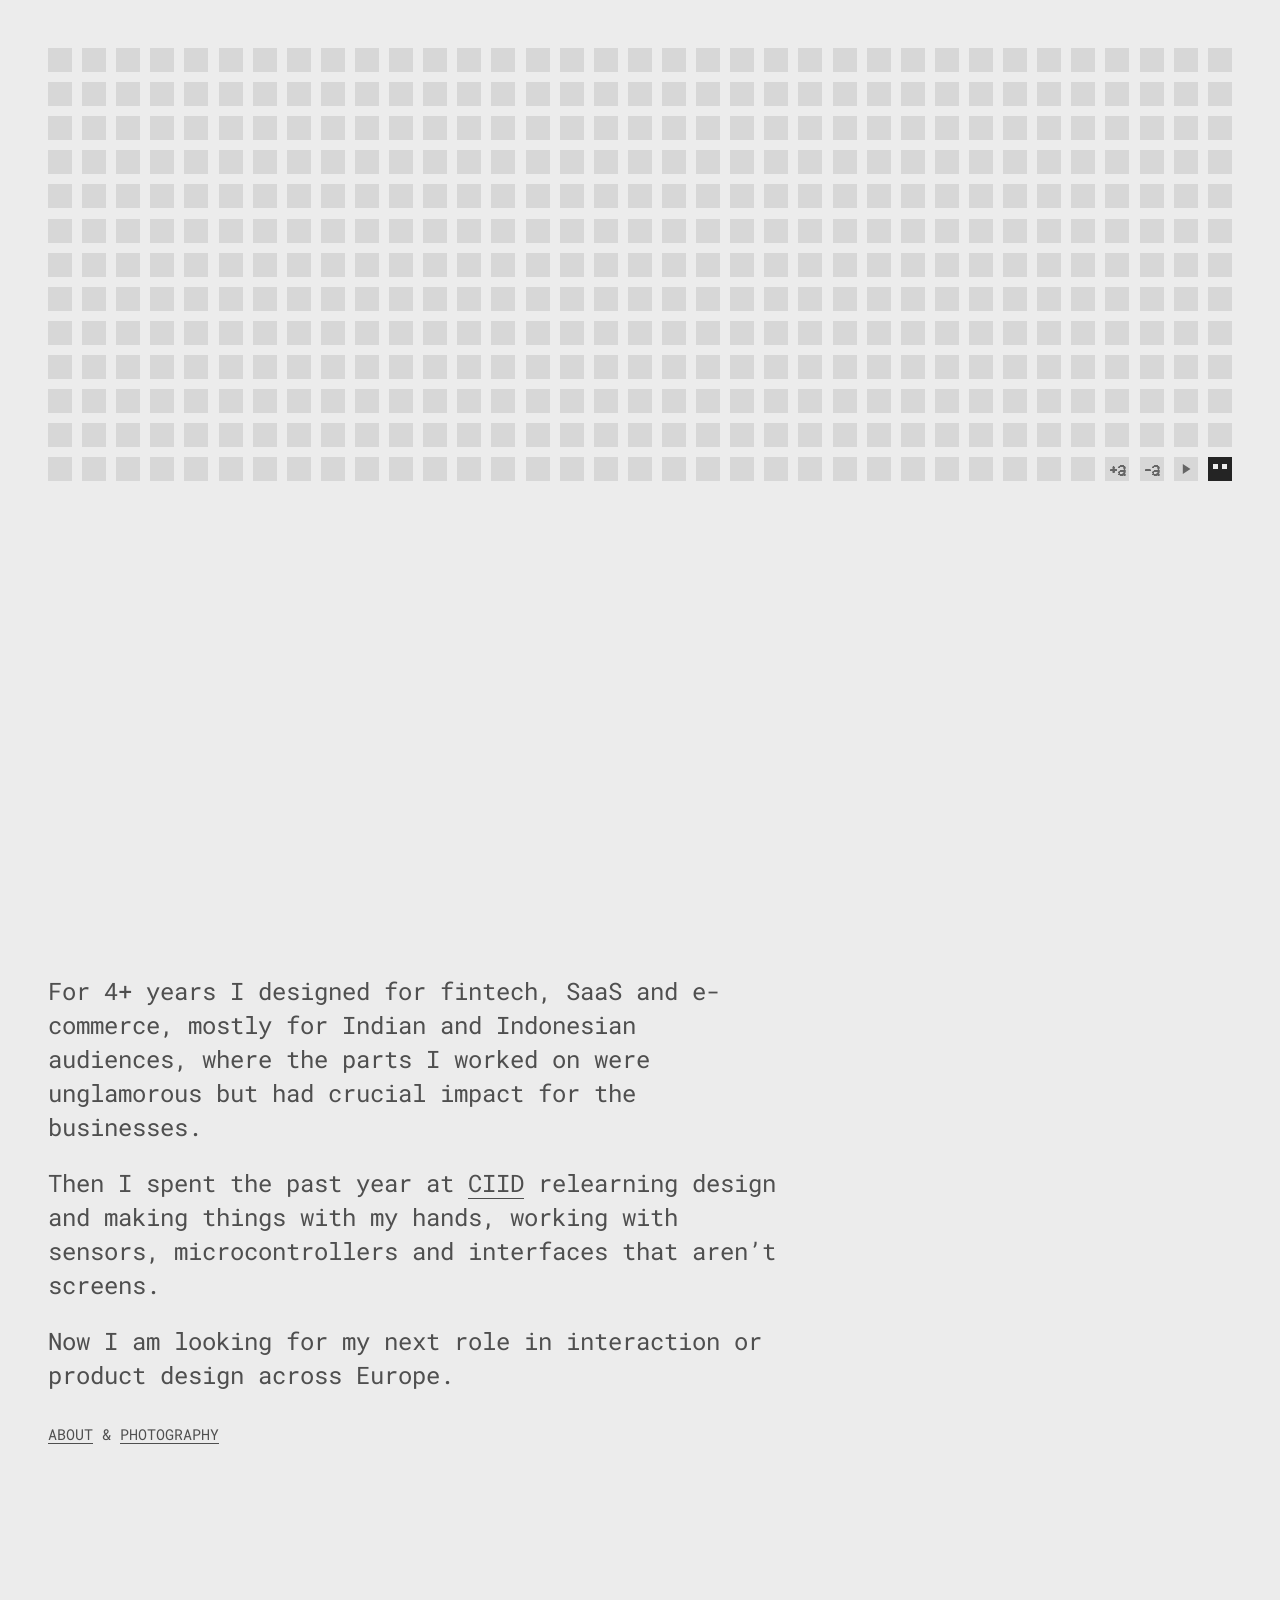
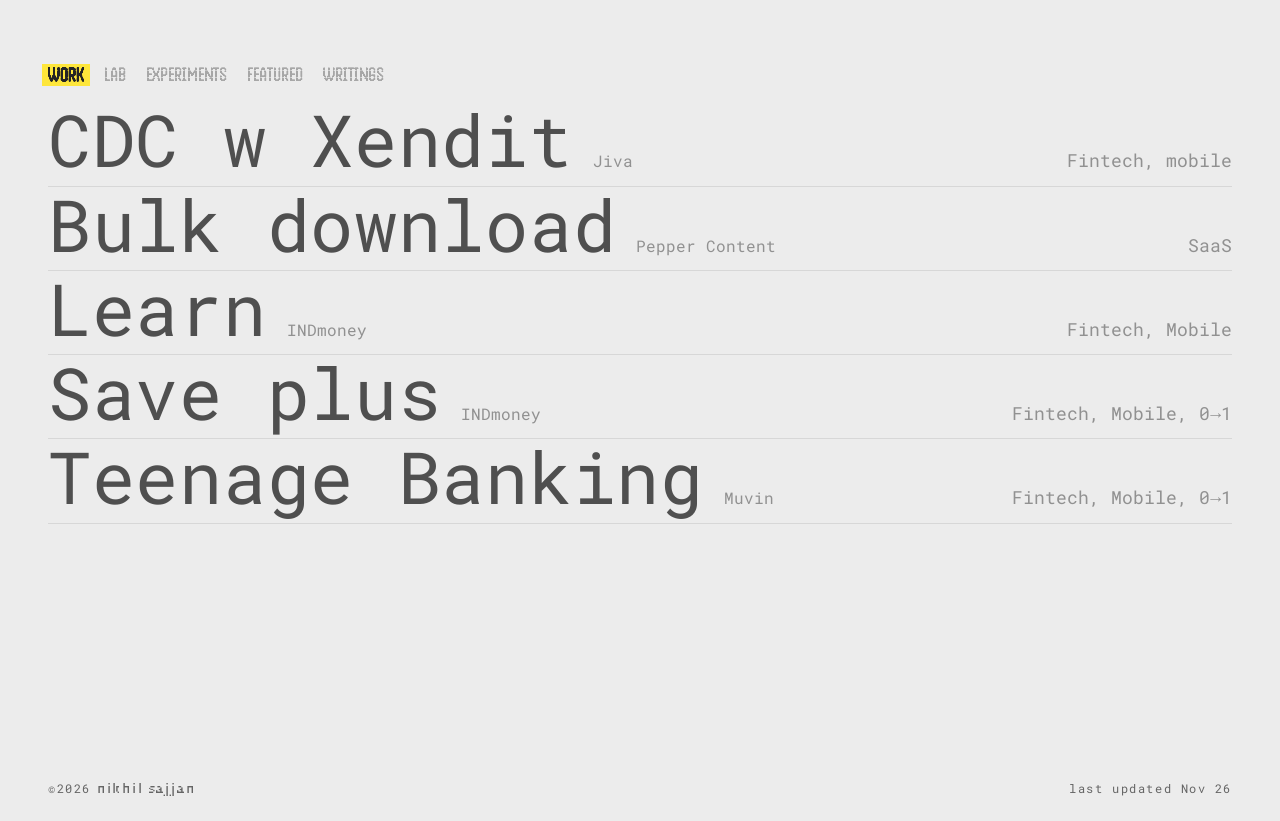
<file: index.html>
<!DOCTYPE html>
<html lang="en" data-home>
<head>
  <meta charset="UTF-8">
  <meta name="viewport" content="width=device-width, initial-scale=1.0">
  <title>nikhil sajjan</title>
  <script>
    /* the opening (grid, name, role and links, ribbon) starts hidden from the
       very first paint, before the scripts at the end of the page arrive: on
       a slow connection the name and links used to show, vanish and come back.
       It plays even with Reduce Motion on (fx/home.css, app.js). Never left
       hidden: if the scripts fail, everything shows after 6s */
    document.documentElement.classList.add('hm-loading');
    setTimeout(function () { document.documentElement.classList.remove('hm-loading'); }, 6000);
  </script>
  <style>
    html.hm-loading .hero .name-text, html.hm-loading .hero .role, html.hm-loading .hero .links { visibility: hidden; }
  </style>
  <script>
    (function () {
      var q = new URLSearchParams(location.search).get('theme');
      var saved = null;
      try { saved = localStorage.getItem('theme'); } catch (e) {}
      var t = q || saved || (matchMedia('(prefers-color-scheme: dark)').matches ? 'dark' : 'light');
      document.documentElement.setAttribute('data-theme', t);
      var steps = [0.875, 1, 1.125, 1.25, 1.375], s = null;
      // a fresh visit (a refresh, or arriving from outside the site: typed,
      // bookmarked, linked) starts at the default text size; clicking between
      // the pages, or back and forward, keeps the size chosen
      var nav = performance.getEntriesByType && performance.getEntriesByType('navigation')[0];
      var how = nav ? nav.type : 'navigate';
      var fresh = how === 'reload' || (how !== 'back_forward' && document.referrer.indexOf(location.origin + '/') !== 0);
      if (fresh) document.documentElement.setAttribute('data-fresh', '');
      try {
        if (fresh) localStorage.removeItem('textStep');
        s = parseInt(localStorage.getItem('textStep'), 10);
      } catch (e) {}
      if (steps[s] && s !== 1) document.documentElement.style.setProperty('--fs', steps[s]);

      /* One post-it colour per visit (Figma 112:44) for the active tab and the
         contact links. Never the same colour twice in a row. Not the dark pink
         (#f83aa7): it drowns the black text on it (the grid still has it) */
      var POSTITS = ['#ffff99', '#ffeba1', '#fee63b', '#ffad64', '#d2de40',
                     '#37d2d8', '#fff9a5', '#f9b8bc', '#b0cdeb'];
      var last = null;
      try { last = sessionStorage.getItem('accent'); } catch (e) {}
      var pick;
      do { pick = POSTITS[Math.floor(Math.random() * POSTITS.length)]; } while (pick === last);
      try { sessionStorage.setItem('accent', pick); } catch (e) {}
      document.documentElement.style.setProperty('--accent', pick);
      document.documentElement.setAttribute('data-accent', '');
    })();
  </script>
  <link rel="preconnect" href="https://fonts.googleapis.com">
  <link rel="preconnect" href="https://fonts.gstatic.com" crossorigin>
  <link href="https://fonts.googleapis.com/css2?family=Handjet:wght@400;600;700&family=Roboto+Mono:ital,wght@0,100..700;1,100..700&display=swap" rel="stylesheet">
  <link rel="stylesheet" href="styles.css?v=2026-10-20b">
  <link rel="stylesheet" href="fx/home.css?v=2026-11-05b">
  <script>
    /* Interactions chosen in the lab (interactions.html), on by default.
       ?fx=id[,id] tries others; ?fx=none turns them all off. Bump V when fx/
       changes so returning visitors get the new files. */
    (function () {
      var V = '2026-10-11a';
      var DEFAULT = 'key-nav,tab-slider,underline-draw';
      var q = new URLSearchParams(location.search).get('fx');
      var fx = q === 'none' ? '' : (q || DEFAULT);
      if (!fx) return;
      if (!q || new URLSearchParams(location.search).has('quiet')) document.documentElement.setAttribute('data-fx-quiet', '');
      /* Intro: hide everything that arrives later straight away, before fx.css
         has loaded, so nothing flashes and then disappears. Same rules as fx.css. */
      if (fx.split(',').indexOf('intro-sequence') > -1 && !matchMedia('(prefers-reduced-motion: reduce)').matches) {
        var hide = document.createElement('style');
        hide.textContent =
          'html:not(.fx-s1) :is(.dot,.toggle,.text-step){opacity:0}' +
          'html:not(.fx-s2) .hero .name{opacity:0}' +
          'html:not(.fx-s3) :is(.links,.role,.bio p,.footer,.section-head,#panel-work .row){opacity:0}';
        document.head.appendChild(hide);
        // never leave the page blank if the lab files fail to load
        setTimeout(function () { document.documentElement.classList.add('fx-s1', 'fx-s2', 'fx-s3'); }, 4000);
      }
      var ids = fx.split(',').filter(function (id) { return /^[a-z0-9-]+$/.test(id); });
      if (!ids.length) return;
      document.documentElement.setAttribute('data-fx', ids.join(' '));
      var css = document.createElement('link');
      css.rel = 'stylesheet';
      css.href = 'fx/fx.css?v=' + V;
      document.head.appendChild(css);
      ['fx/fx-list.js', 'fx/fx.js'].forEach(function (src) {
        var s = document.createElement('script');
        s.src = src + '?v=' + V;
        s.async = false;
        document.head.appendChild(s);
      });
    })();
  </script>
</head>
<body>
  <div class="page">
    <main class="column home">

      <div class="dots" id="dots" aria-hidden="false">
        <button class="text-step" type="button" data-step="1" aria-label="Larger text">+a</button>
        <button class="text-step" type="button" data-step="-1" aria-label="Smaller text">-a</button>
        <button class="toggle" id="theme-toggle" type="button" aria-label="Switch theme">
          <img class="icon-light" src="[data-uri]" alt="">
          <img class="icon-dark" src="[data-uri]" alt="">
        </button>
      </div>

      <img class="row-preview" alt="" aria-hidden="true">

      <header class="hero">
        <div class="hero-top">
          <h1 class="name" aria-label="nikhil sajjan"><span class="name-text" aria-hidden="true">nikhil sajjan</span></h1>
          <nav class="links" aria-label="Contact">
            <a href="https://www.linkedin.com/in/nikhilbsajjan/" target="_blank" rel="noopener">LinkedIn</a>
            <a href="mailto:nikhil.sajjan.design@gmail.com">Email</a>
            <a href="assets/NikhilSajjan_ResumeOct2026.pdf" target="_blank" rel="noopener">CV</a>
          </nav>
        </div>
        <p class="role">Interaction, Digital Product Designer</p>
      </header>

      <section class="bio">
        <p>I design digital and physical interactions with emerging technologies.</p>
        <p>For 4+ years I designed for fintech, SaaS and e-commerce, mostly for Indian and Indonesian audiences, where the parts I worked on were unglamorous but had crucial impact for the businesses.</p>
        <p>Then I spent the past year at <a href="https://www.ciid.dk" target="_blank" rel="noopener">CIID</a> relearning design and making things with my hands, working with sensors, microcontrollers and interfaces that aren&rsquo;t screens.</p>
        <p>Now I am looking for my next role in interaction or product design across Europe.</p>
        <!-- TODO: no destination in Figma for "about" -->
        <p><a href="#">About</a> &amp; <a href="photography.html" class="photo">Photography</a></p>
      </section>

      <section class="section work">
        <h2 class="section-head" role="tablist" aria-label="Project categories">
          <button class="tab" type="button" role="tab" id="tab-work" aria-controls="panel-work" aria-selected="true">work</button>
          <button class="tab" type="button" role="tab" id="tab-lab" aria-controls="panel-lab" aria-selected="false">lab</button>
          <button class="tab" type="button" role="tab" id="tab-experiments" aria-controls="panel-experiments" aria-selected="false">experiments</button>
          <button class="tab" type="button" role="tab" id="tab-featured" aria-controls="panel-featured" aria-selected="false">featured</button>
          <button class="tab" type="button" role="tab" id="tab-writings" aria-controls="panel-writings" aria-selected="false">writings</button>
        </h2>

        <div class="list" id="panel-work" role="tabpanel" aria-labelledby="tab-work">
          <div class="row" data-preview="cdc">
            <div class="row-head">
              <div class="row-title"><a class="title" href="cdc-w-xendit.html">CDC w Xendit</a><span class="company">Jiva</span></div>
              <span class="tags">Fintech, mobile</span>
            </div>
            <div class="row-desc"><p>Redesigned the cash deposit flow for field agents, <em>cutting human errors by 90%</em></p></div>
          </div>
          <div class="row" data-wip data-preview="bulk">
            <div class="row-head">
              <div class="row-title"><a class="title" href="bulk-download.html">Bulk download</a><span class="company">Pepper Content</span><span class="wip">DRAFT</span></div>
              <span class="tags">SaaS</span>
            </div>
            <div class="row-desc"><p>Turning a manual engineering workaround into a <em>self-serve bulk download feature</em></p></div>
          </div>
          <div class="row" data-preview="learn" data-preview-video>
            <div class="row-head">
              <div class="row-title"><a class="title" href="learn.html">Learn</a><span class="company">INDmoney</span></div>
              <span class="tags">Fintech, Mobile</span>
            </div>
            <div class="row-desc"><p>Designed an engaging and fast learning experience for users to make them <em>understand simple finance topics</em></p></div>
          </div>
          <div class="row" data-wip data-preview="saveplus">
            <div class="row-head">
              <div class="row-title"><span class="title">Save plus</span><span class="company">INDmoney</span><span class="wip">WIP</span></div>
              <span class="tags">Fintech, Mobile, 0&rarr;1</span>
            </div>
            <div class="row-desc"><p>Designed a financial instrument for peer to peer lending where users <em>receive the returns every day.</em></p></div>
          </div>
          <div class="row" data-wip>
            <div class="row-head">
              <div class="row-title"><span class="title">Teenage Banking</span><span class="company">Muvin</span><span class="wip">WIP</span></div>
              <span class="tags">Fintech, Mobile, 0&rarr;1</span>
            </div>
            <div class="row-desc"><p>Designed the MVP for Muvin, a neobank for teens and parents, the MVP supported Muvin&rsquo;s <em>$3M pre-Series A raise</em></p></div>
          </div>
        </div>

        <div class="list lab" id="panel-lab" role="tabpanel" aria-labelledby="tab-lab" hidden>
          <div class="row">
            <div class="row-head">
              <div class="row-title"><a class="title" href="https://www.ciid.dk/idp-projects/giftback" target="_blank" rel="noopener">GiftBack</a><span class="company">ciid</span></div>
            </div>
          </div>
          <div class="row">
            <div class="row-head">
              <div class="row-title"><a class="title" href="https://www.ciid.dk/idp-projects/party-ci-pazione" target="_blank" rel="noopener">Party ci Pazione</a><span class="company">ciid</span></div>
            </div>
          </div>
          <div class="row">
            <div class="row-head">
              <div class="row-title"><a class="title" href="https://www.ciid.dk/idp-projects/sketch-tales" target="_blank" rel="noopener">Sketch tales</a><span class="company">ciid</span></div>
            </div>
          </div>
          <div class="row">
            <div class="row-head">
              <div class="row-title"><a class="title" href="https://www.ciid.dk/idp-projects/insieme-bio" target="_blank" rel="noopener">Insieme Bio</a><span class="company">ciid</span></div>
            </div>
          </div>
          <div class="row">
            <div class="row-head">
              <div class="row-title"><a class="title" href="https://www.ciid.dk/idp-projects/speakar" target="_blank" rel="noopener">Speak AR</a><span class="company">ciid</span></div>
            </div>
          </div>
          <div class="row">
            <div class="row-head">
              <div class="row-title"><a class="title" href="https://www.ciid.dk/idp-projects/coral-reef" target="_blank" rel="noopener">Coral reef</a><span class="company">ciid</span></div>
            </div>
          </div>
        </div>

        <div class="list experiments" id="panel-experiments" role="tabpanel" aria-labelledby="tab-experiments" hidden>
          <div class="row" data-preview="askit">
            <div class="row-head">
              <div class="row-title"><a class="title" href="just-ask-it.html">Just ask it I say</a><span class="company">Oct 2026</span></div>
              <span class="tags">5 min read</span>
            </div>
            <div class="row-desc"><p>I built a data set of 9,000 portfolios so Claude could show me the things I hadn&rsquo;t thought of.</p></div>
          </div>
          <div class="row">
            <div class="row-head">
              <div class="row-title"><a class="title" href="https://nikhilsajjan.github.io/ai-documentation-website/" target="_blank" rel="noopener">A week of AI shenanigans</a><span class="company">ciid</span></div>
            </div>
          </div>
        </div>

        <div class="list featured" id="panel-featured" role="tabpanel" aria-labelledby="tab-featured" hidden>
          <div class="row">
            <div class="row-head">
              <div class="row-title"><a class="title" href="https://www.youtube.com/watch?v=Lg0l42CJcVY&amp;t=1049s" target="_blank" rel="noopener">ChatGPT,<span class="d"> </span><br class="m">but it&rsquo;s a KNOB!?</a><span class="company">Supermoderno<span class="d"> </span><br class="m">&amp; Arduino</span></div>
            </div>
          </div>
        </div>

        <div class="list writings" id="panel-writings" role="tabpanel" aria-labelledby="tab-writings" hidden>
          <div class="row" data-preview="figma">
            <div class="row-head">
              <div class="row-title"><a class="title" href="figma-to-website.html">Figma to Website</a><span class="company">Oct 2026</span></div>
              <span class="tags">6 min read</span>
            </div>
            <div class="row-desc"><p>A one-time, free-tier setup that I found works for my portfolio or side-project websites.</p></div>
          </div>
        </div>
      </section>

      <footer class="footer">
        <div class="line">
          <span><span class="copy"><span class="copy-mark">&copy;</span>2026</span> <span class="sig">nikhil sajjan</span></span>
        </div>
        <div class="line updated"><span class="visitors" hidden><span class="visitors-n">0</span>&nbsp;<span class="visitors-w">visitors</span><span class="visitors-sep">&nbsp;&nbsp;·&nbsp;&nbsp;</span></span><span>last updated Nov 26</span></div>
      </footer>

    </main>
  </div>

  <script src="fx/home.js?v=2026-11-05b"></script>
  <script src="app.js?v=2026-10-29d"></script>
  <script>window.homeGrid && window.homeGrid();</script>
  <script src="fx/home-sound.js?v=2026-11-05a"></script>
  <script src="fx/home-play.js?v=2026-11-05a"></script>
  <script src="fx/home-postits.js?v=2026-10-30a"></script>
</body>
</html>
</file>
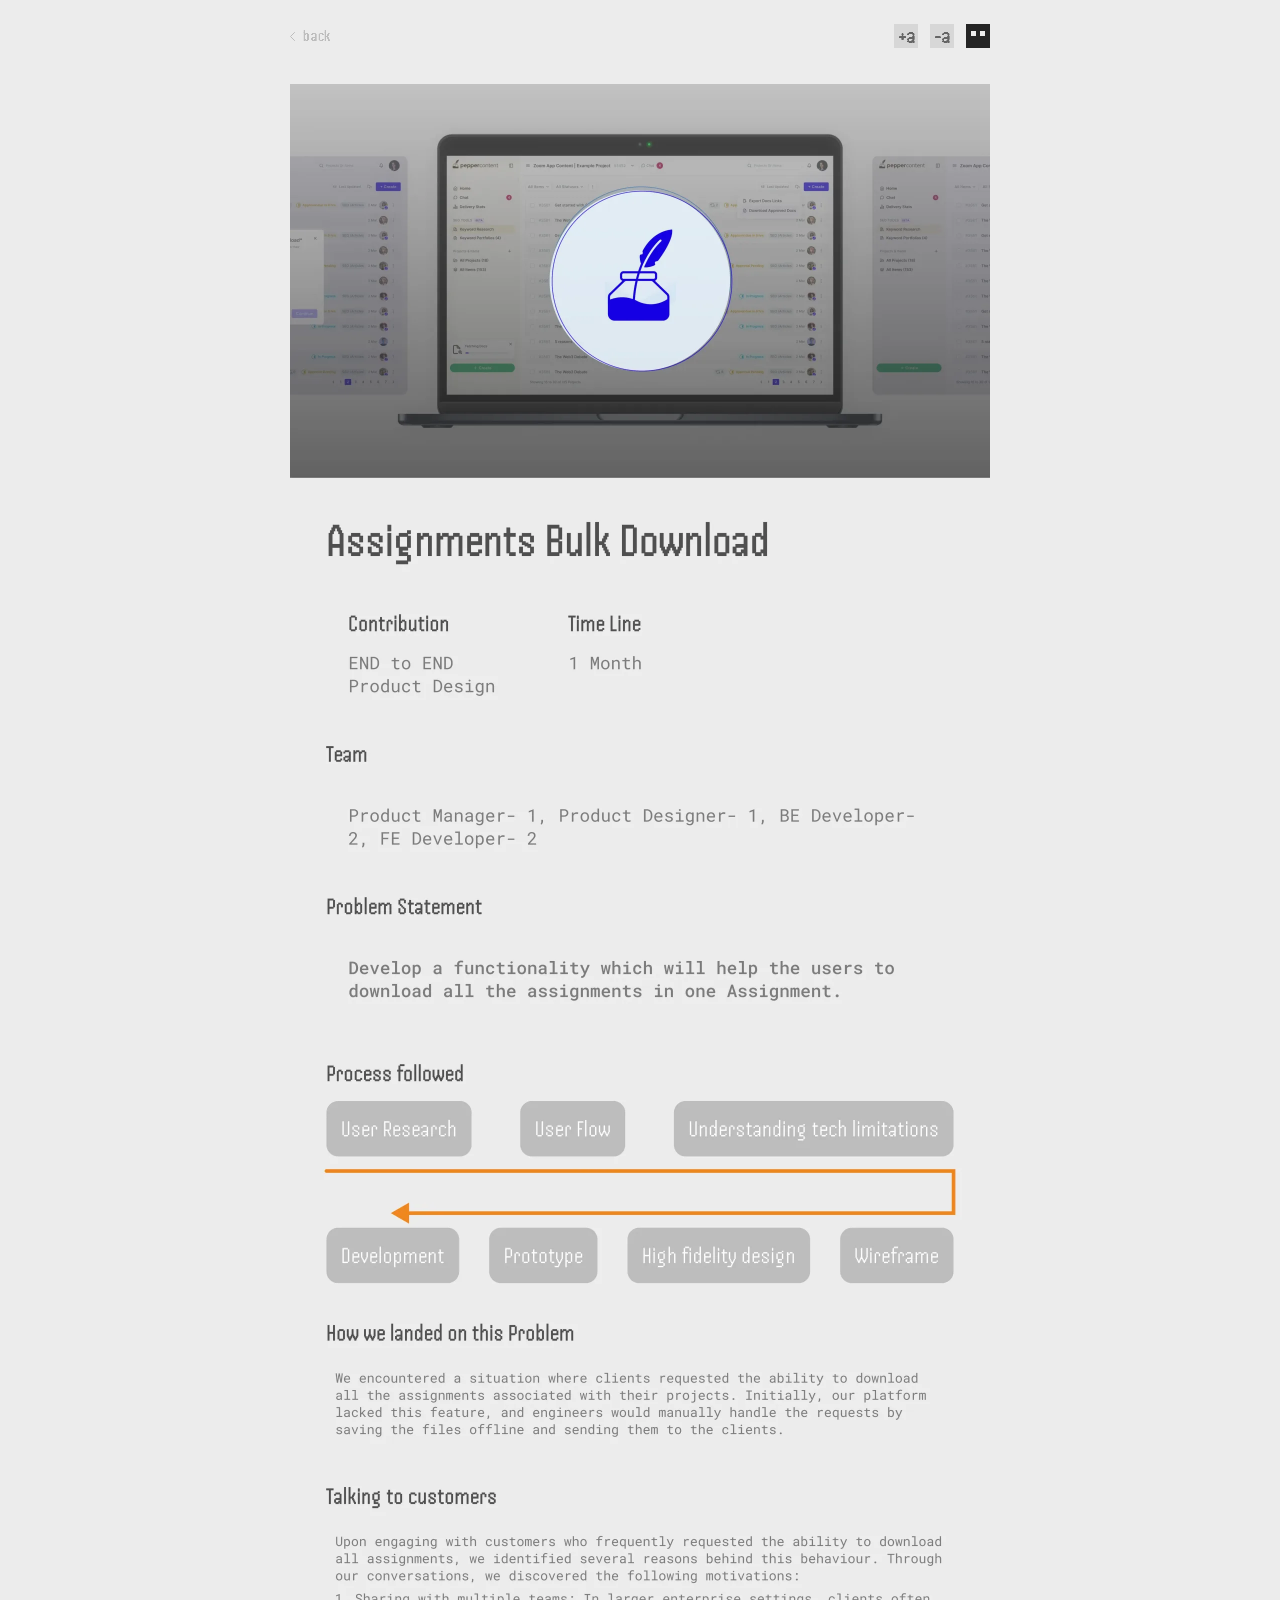
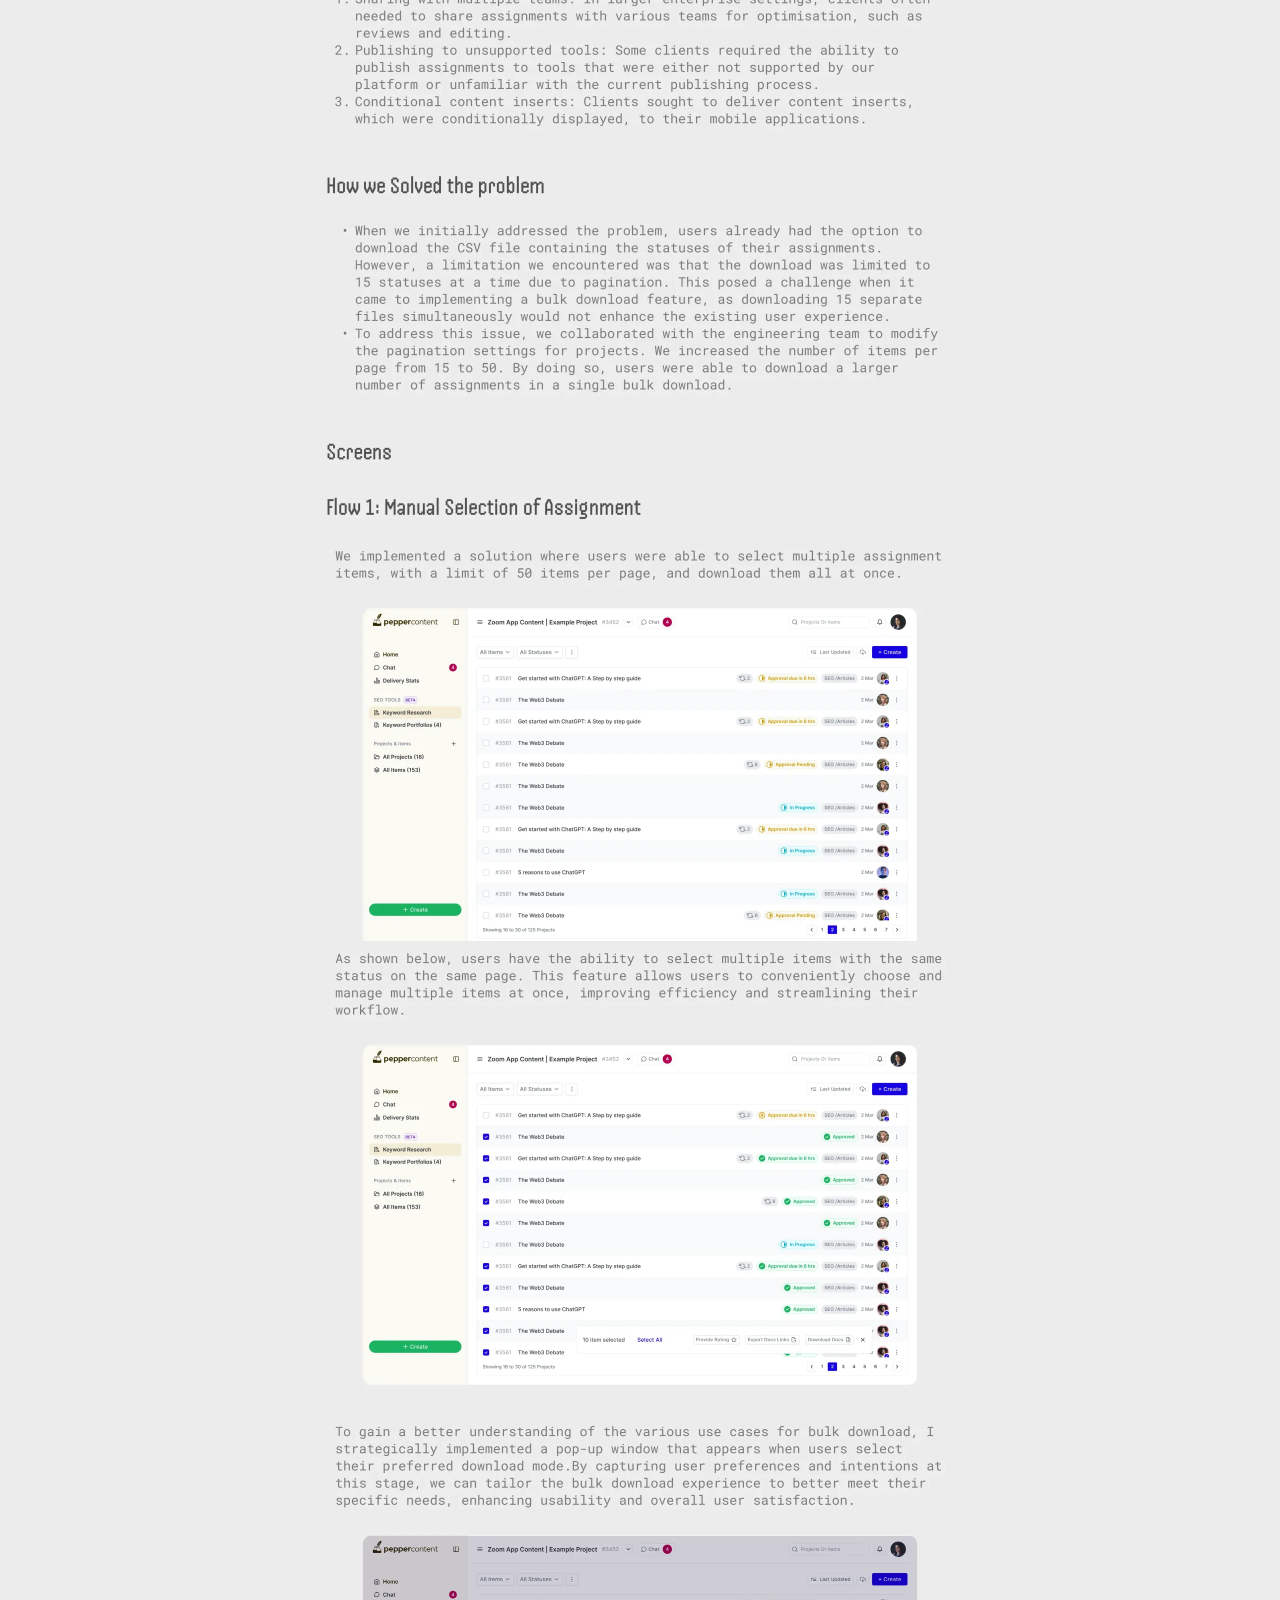
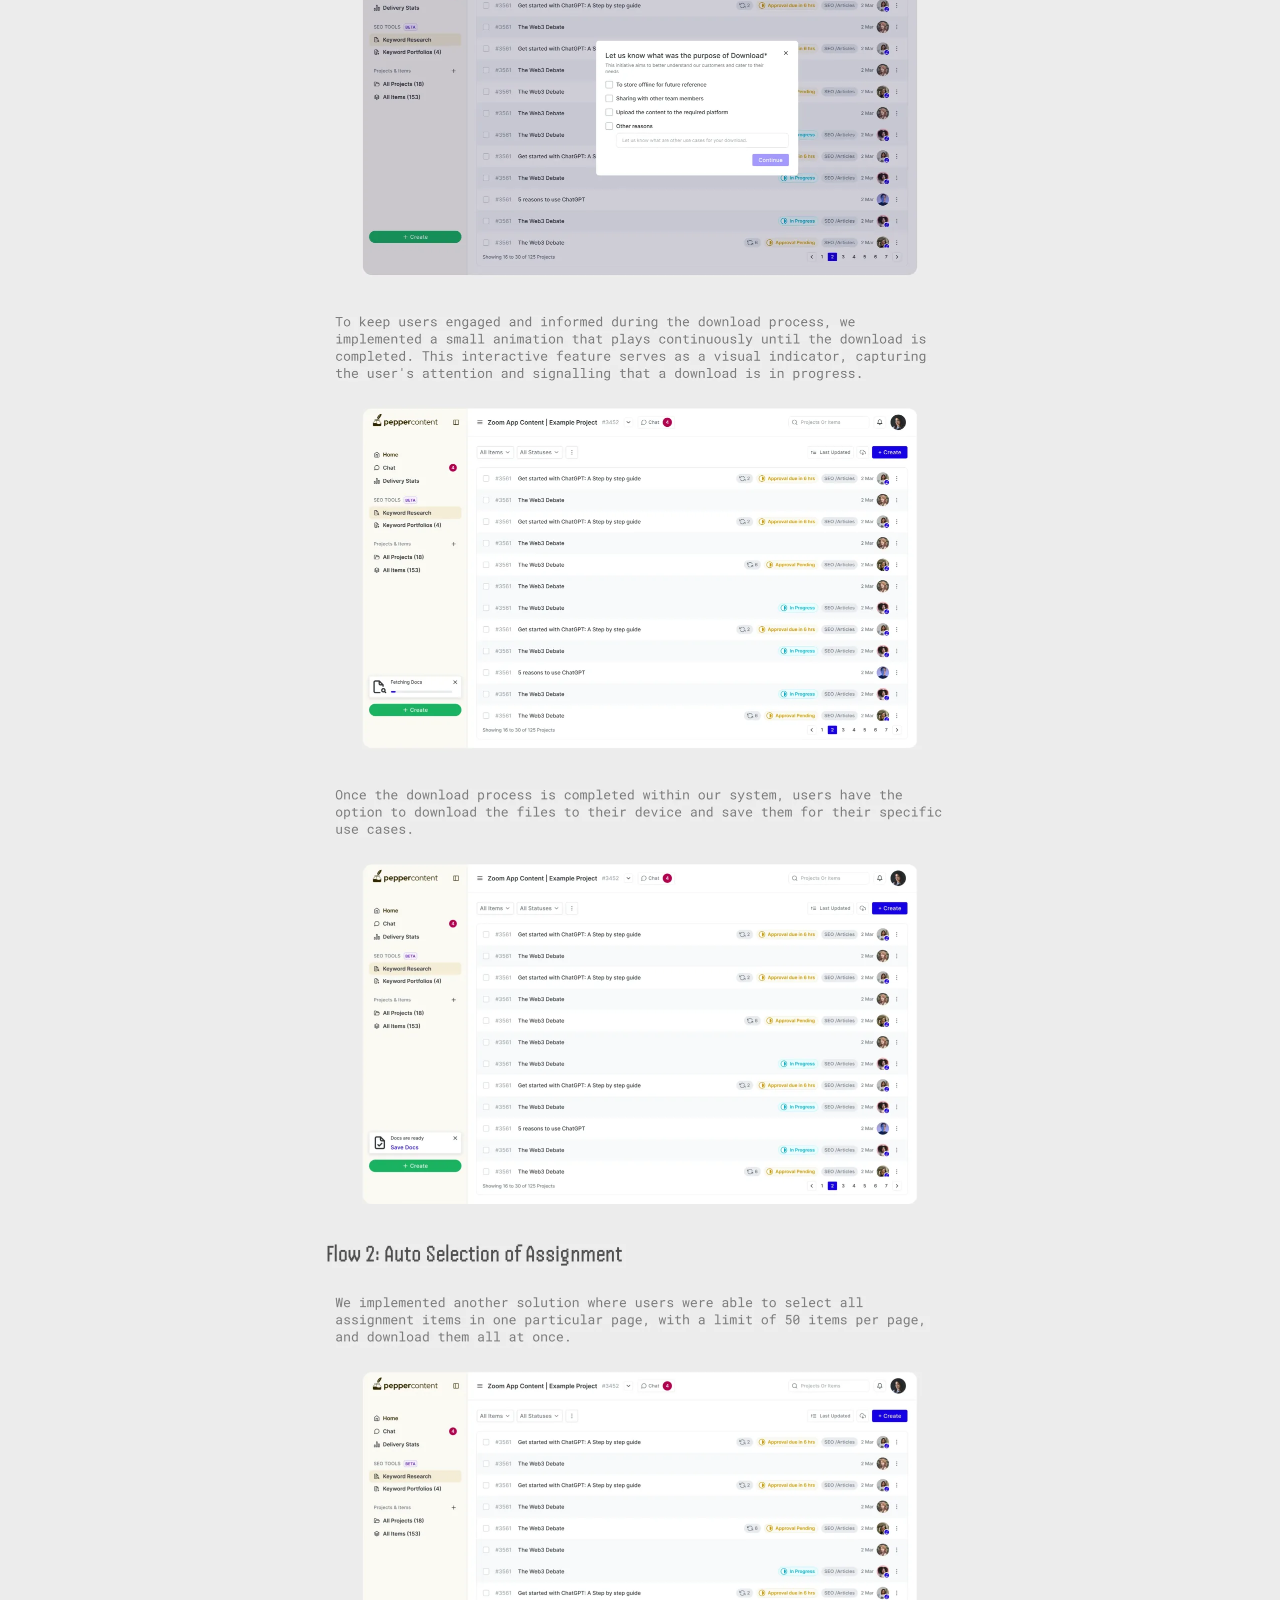
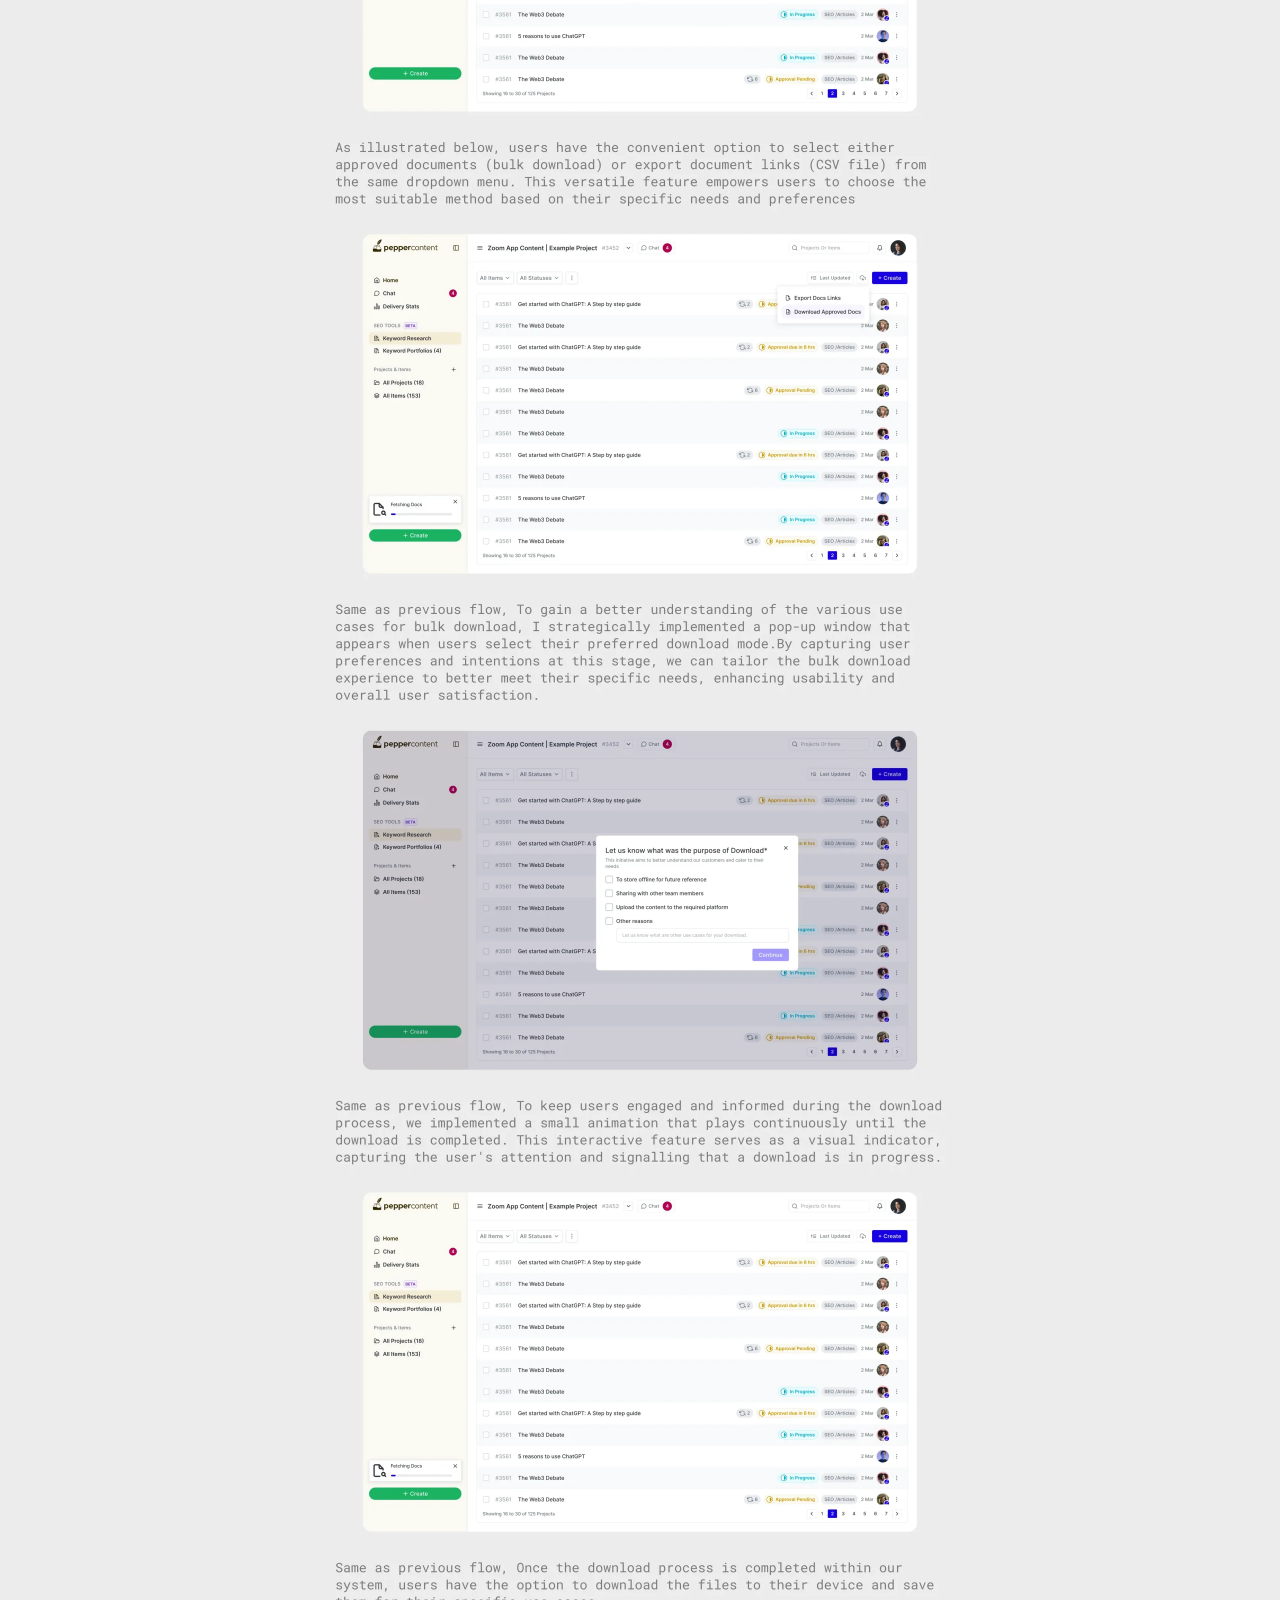
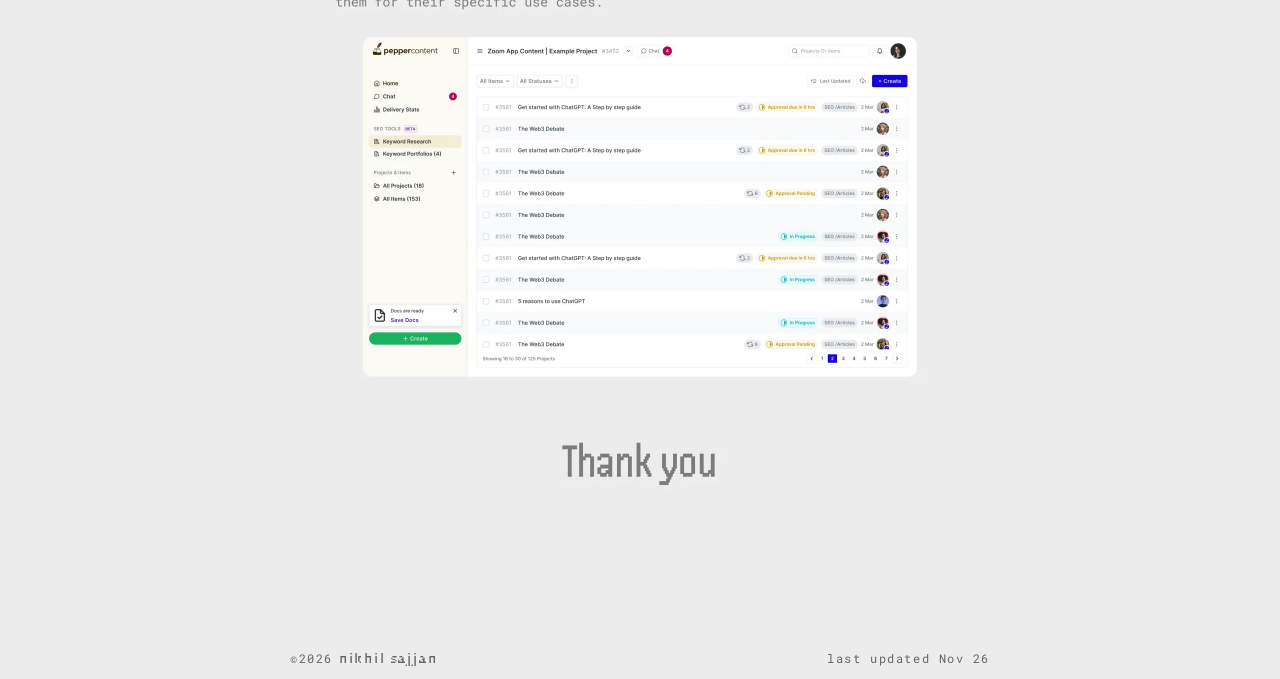
<file: bulk-download.html>
<!DOCTYPE html>
<html lang="en">
<head>
  <meta charset="UTF-8">
  <meta name="viewport" content="width=device-width, initial-scale=1.0">
  <title>bulk download — nikhil sajjan</title>
  <script>
    (function () {
      var q = new URLSearchParams(location.search).get('theme');
      var saved = null;
      try { saved = localStorage.getItem('theme'); } catch (e) {}
      var t = q || saved || (matchMedia('(prefers-color-scheme: dark)').matches ? 'dark' : 'light');
      document.documentElement.setAttribute('data-theme', t);
      var steps = [0.875, 1, 1.125, 1.25, 1.375], s = null;
      // a fresh visit (a refresh, or arriving from outside the site: typed,
      // bookmarked, linked) starts at the default text size; clicking between
      // the pages, or back and forward, keeps the size chosen
      var nav = performance.getEntriesByType && performance.getEntriesByType('navigation')[0];
      var how = nav ? nav.type : 'navigate';
      var fresh = how === 'reload' || (how !== 'back_forward' && document.referrer.indexOf(location.origin + '/') !== 0);
      if (fresh) document.documentElement.setAttribute('data-fresh', '');
      try {
        if (fresh) localStorage.removeItem('textStep');
        s = parseInt(localStorage.getItem('textStep'), 10);
      } catch (e) {}
      if (steps[s] && s !== 1) document.documentElement.style.setProperty('--fs', steps[s]);
    })();
  </script>
  <link rel="preconnect" href="https://fonts.googleapis.com">
  <link rel="preconnect" href="https://fonts.gstatic.com" crossorigin>
  <link href="https://fonts.googleapis.com/css2?family=Handjet:wght@400;600;700&family=Roboto+Mono:wght@400;500&display=swap" rel="stylesheet">
  <link rel="stylesheet" href="styles.css?v=2026-10-19a">
  <script>
    /* Page-to-page View Transitions, only when the home page this visit came
       from opts in too (experiments v1 does; index.html doesn't). A one-sided
       opt-in only starts a transition the browser cancels with a console
       error. app.js records it as sessionStorage 'home-vt'. */
    (function () {
      var vt = null;
      try { vt = sessionStorage.getItem('home-vt'); } catch (e) {}
      if (vt !== '1' || matchMedia('(prefers-reduced-motion: reduce)').matches) return;
      var s = document.createElement('style');
      s.textContent = '@view-transition { navigation: auto; }';
      document.head.appendChild(s);
    })();
  </script>
  <link rel="stylesheet" href="fx/case.css?v=2026-10-28a">
</head>
<body>
  <div class="page">
    <main class="column case">

      <!-- Figma 367:19583 -->
      <header class="topbar">
        <a class="back" href="index.html">
          <svg viewBox="0 0 5 9" fill="none" aria-hidden="true"><path d="M4.5 8.5L0.5 4.5L4.5 0.5" stroke="currentColor" stroke-linecap="round" stroke-linejoin="round"/></svg>
          back
        </a>
        <div class="topbar-tools">
          <button class="text-step" type="button" data-step="1" aria-label="Larger text">+a</button>
          <button class="text-step" type="button" data-step="-1" aria-label="Smaller text">-a</button>
          <button class="toggle" id="theme-toggle" type="button" aria-label="Switch theme">
            <img class="icon-light" src="[data-uri]" alt="">
            <img class="icon-dark" src="[data-uri]" alt="">
          </button>
        </div>
      </header>

      <!-- Bulk download, Pepper Content. Each image carries its own heading.
           No src in the markup: the script below picks the theme's file before
           the browser fetches anything, so each visitor downloads one set. -->
      <div class="photo-stack">
        <span class="photo-item" style="--ar: 1400 / 4914">
          <img class="shot-img"
               data-light="assets/bulk-download-web/1-light.webp" data-dark="assets/bulk-download-web/1-dark.webp"
               alt="Bulk download, Pepper Content: part 1 of 3" width="1400" height="4914" loading="lazy">
        </span>
        <span class="photo-item" style="--ar: 1400 / 3725">
          <img class="shot-img"
               data-light="assets/bulk-download-web/2-light.webp" data-dark="assets/bulk-download-web/2-dark.webp"
               alt="Bulk download, Pepper Content: part 2 of 3" width="1400" height="3725" loading="lazy">
        </span>
        <span class="photo-item" style="--ar: 1400 / 5214">
          <img class="shot-img"
               data-light="assets/bulk-download-web/3-light.webp" data-dark="assets/bulk-download-web/3-dark.webp"
               alt="Bulk download, Pepper Content: part 3 of 3" width="1400" height="5214" loading="lazy">
        </span>
      </div>
      <script>
        (function () {
          var dark = document.documentElement.getAttribute('data-theme') === 'dark';
          document.querySelectorAll('.photo-stack .shot-img').forEach(function (img) {
            img.src = dark ? img.dataset.dark : img.dataset.light;
          });
        })();
      </script>
      <noscript>
        <style>.photo-stack { display: none; }</style>
        <div class="photo-stack" style="display: flex">
          <img src="assets/bulk-download-web/1-light.webp" alt="Bulk download, Pepper Content: part 1 of 3" width="1400" height="4914" style="width: 100%; height: auto">
          <img src="assets/bulk-download-web/2-light.webp" alt="Bulk download, Pepper Content: part 2 of 3" width="1400" height="3725" style="width: 100%; height: auto">
          <img src="assets/bulk-download-web/3-light.webp" alt="Bulk download, Pepper Content: part 3 of 3" width="1400" height="5214" style="width: 100%; height: auto">
        </div>
      </noscript>

      <footer class="footer">
        <div class="line">
          <span><span class="copy"><span class="copy-mark">&copy;</span>2026</span> <span class="sig">nikhil sajjan</span></span>
        </div>
        <div class="line updated">last updated Nov 26</div>
      </footer>

    </main>
  </div>

  <script src="app.js?v=2026-10-19a"></script>
  <script src="fx/case.js?v=2026-10-28a"></script>
</body>
</html>
</file>
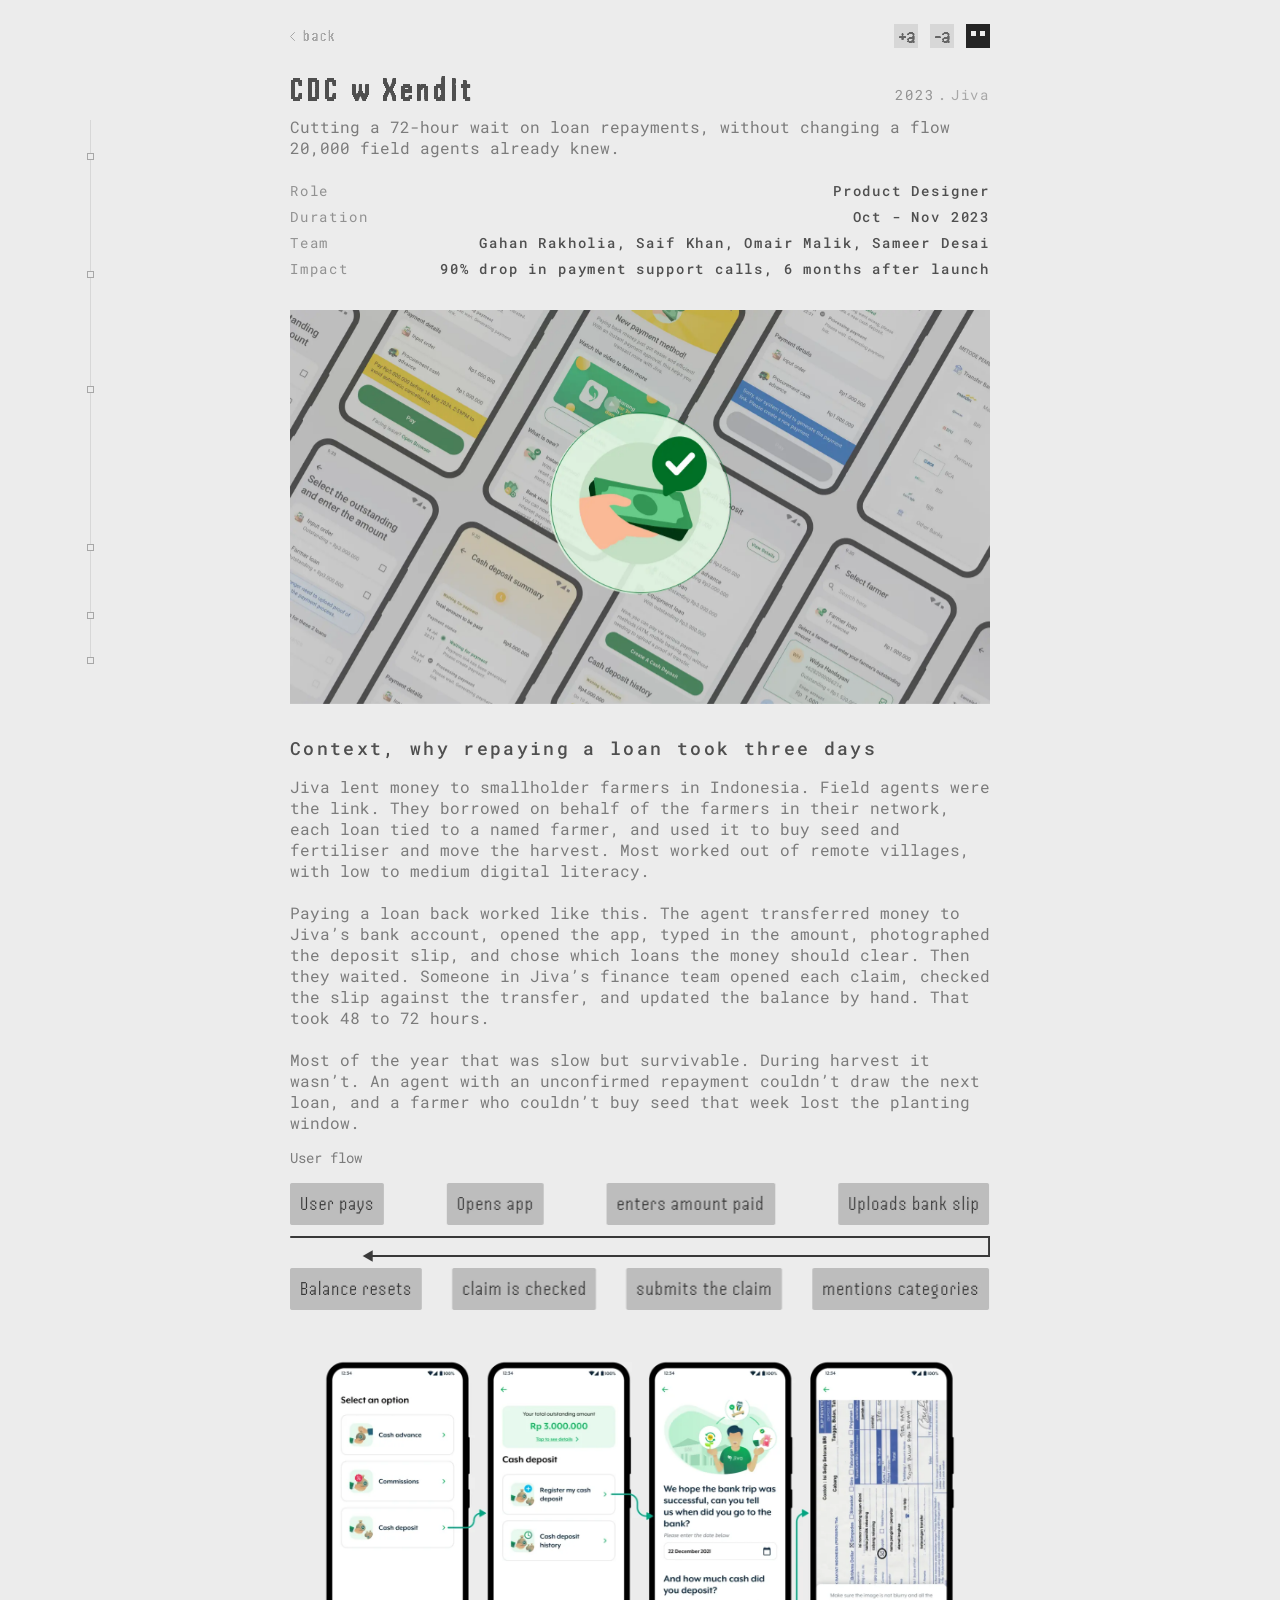
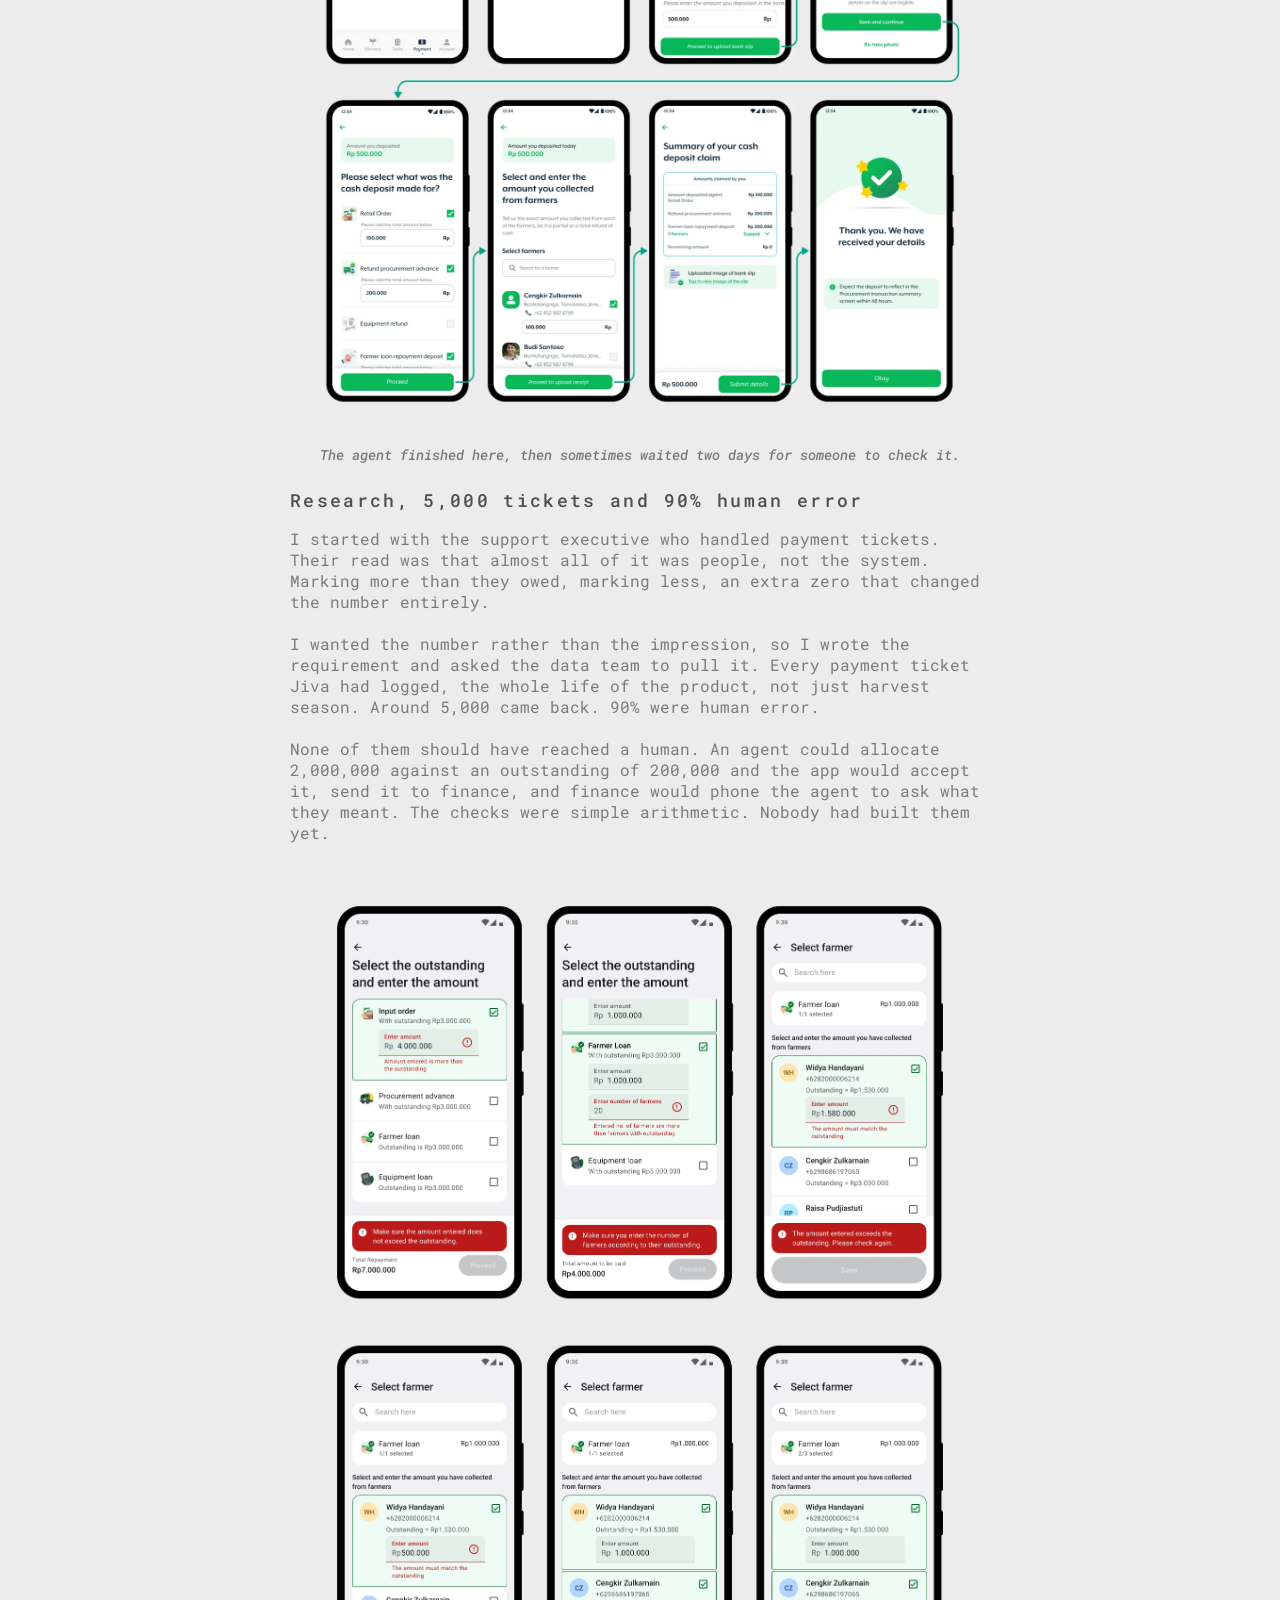
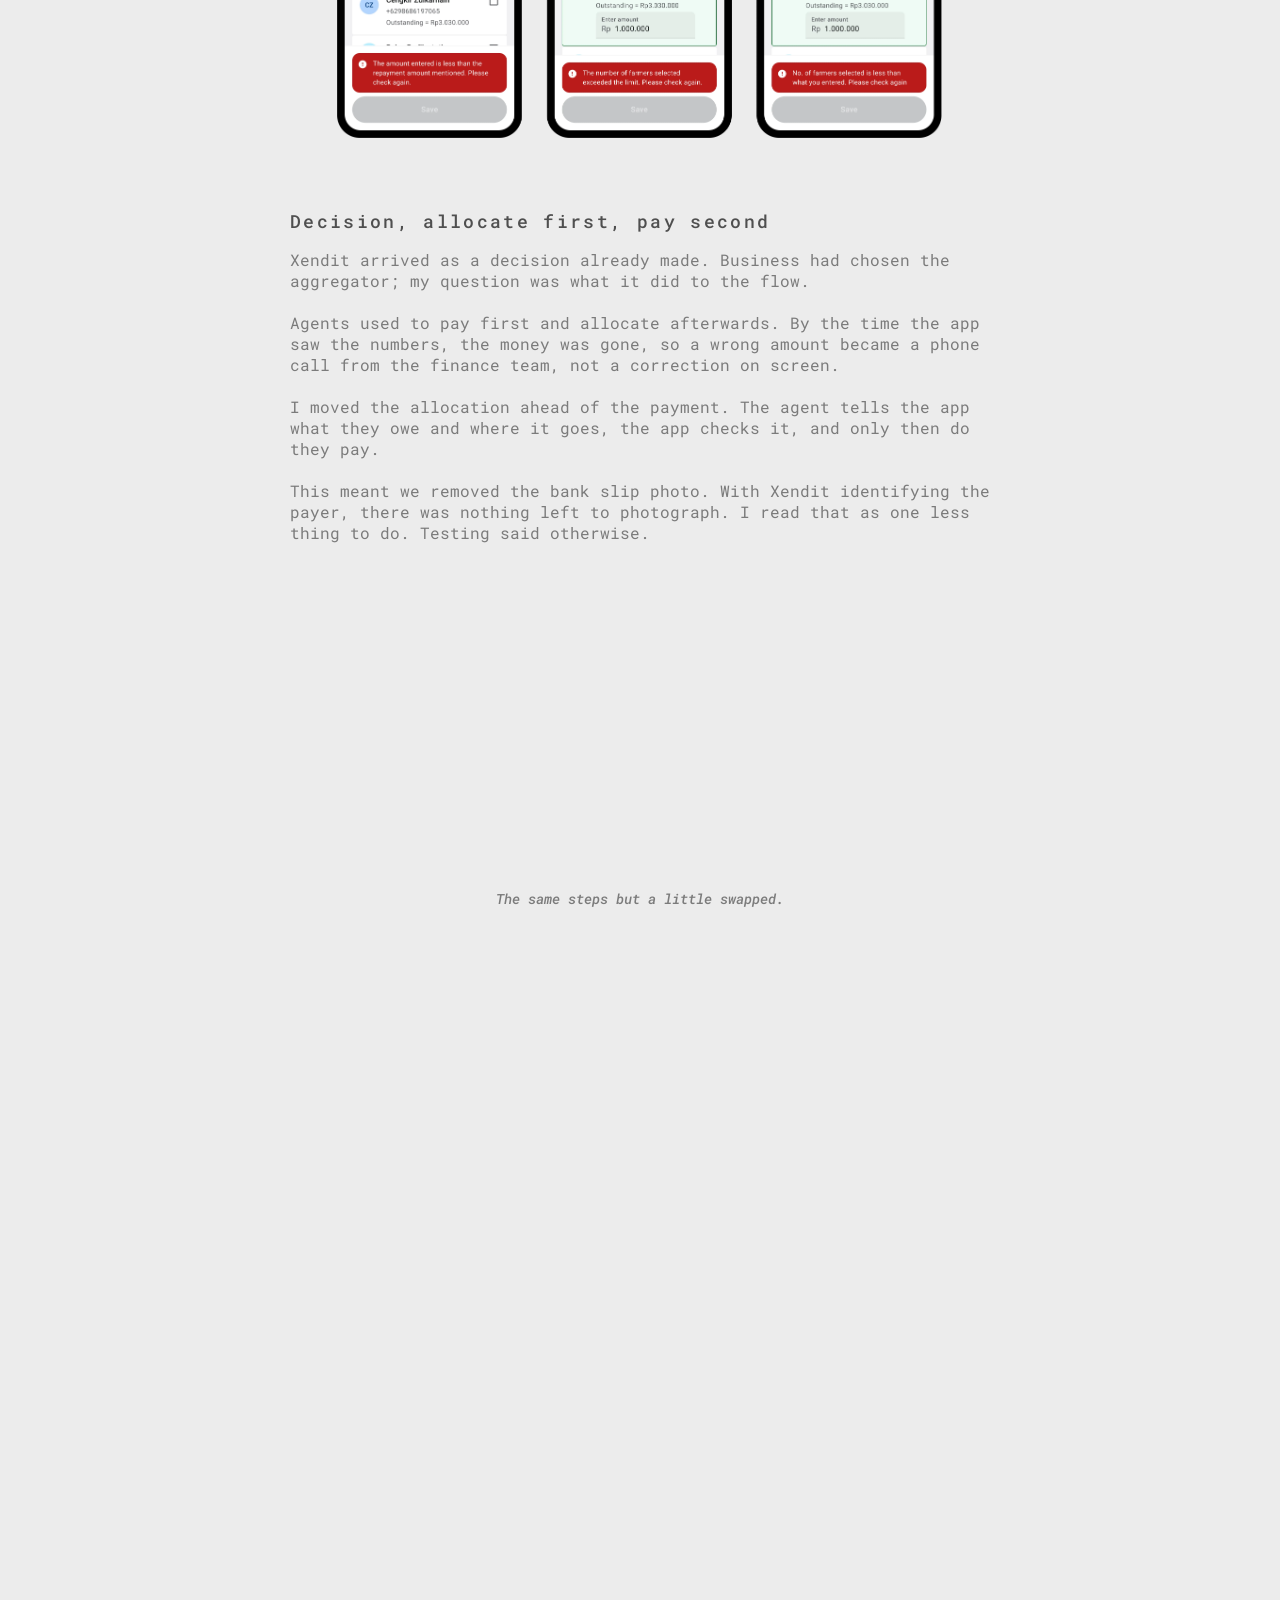
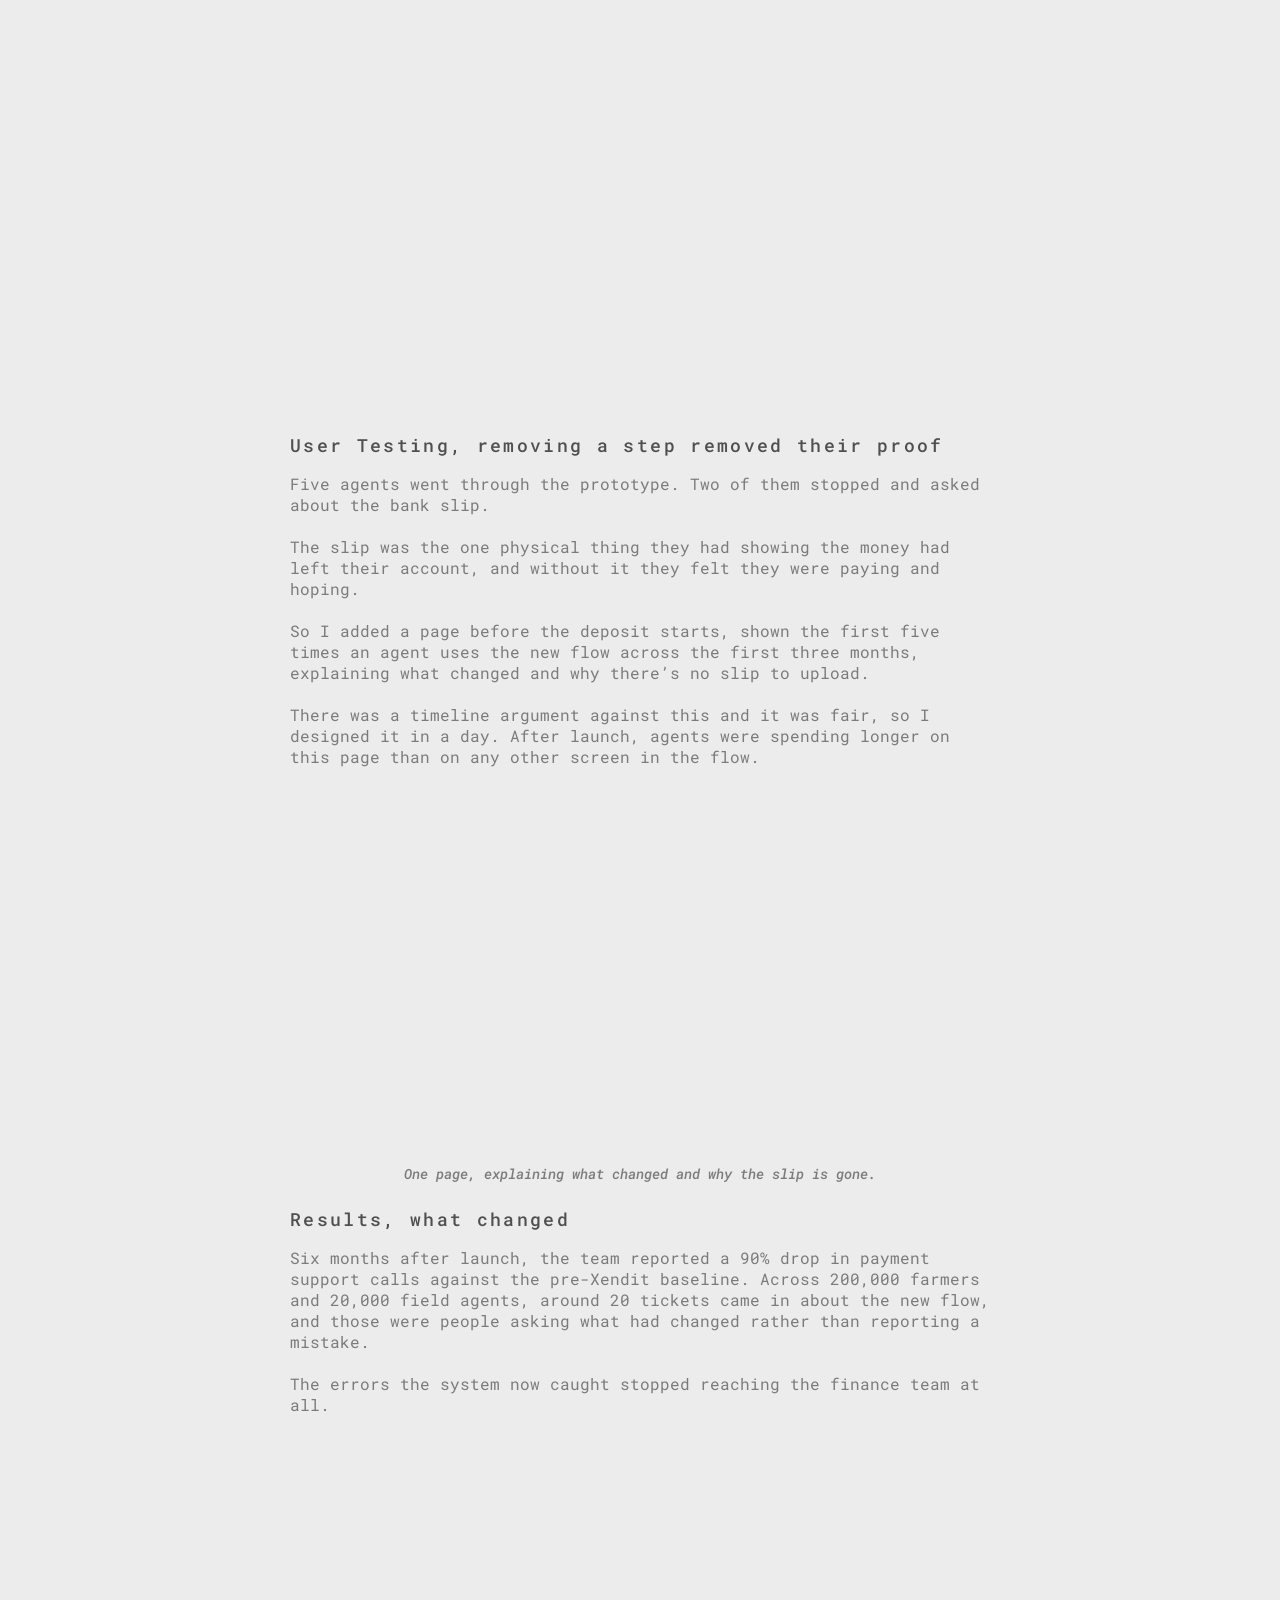
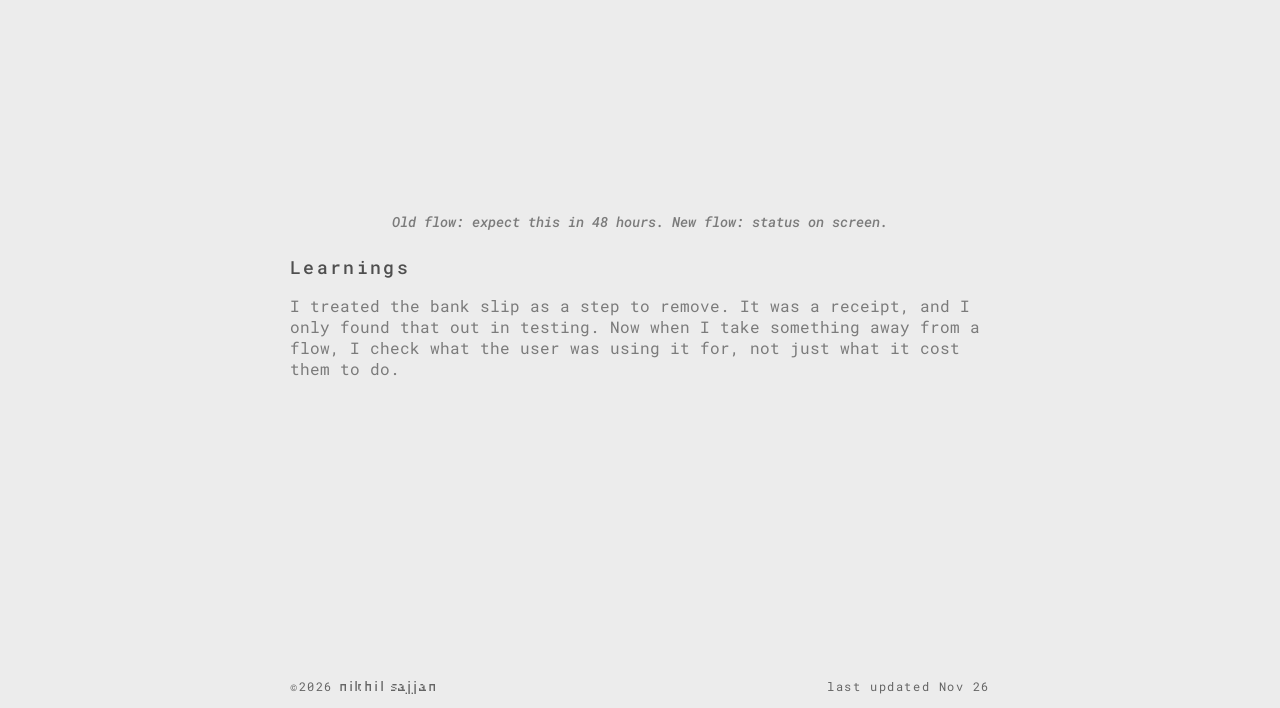
<file: cdc-w-xendit.html>
<!DOCTYPE html>
<html lang="en">
<head>
  <meta charset="UTF-8">
  <meta name="viewport" content="width=device-width, initial-scale=1.0">
  <title>CDC w Xendit — nikhil sajjan</title>
  <script>
    (function () {
      var q = new URLSearchParams(location.search).get('theme');
      var saved = null;
      try { saved = localStorage.getItem('theme'); } catch (e) {}
      var t = q || saved || (matchMedia('(prefers-color-scheme: dark)').matches ? 'dark' : 'light');
      document.documentElement.setAttribute('data-theme', t);
      var steps = [0.875, 1, 1.125, 1.25, 1.375], s = null;
      // a fresh visit (a refresh, or arriving from outside the site: typed,
      // bookmarked, linked) starts at the default text size; clicking between
      // the pages, or back and forward, keeps the size chosen
      var nav = performance.getEntriesByType && performance.getEntriesByType('navigation')[0];
      var how = nav ? nav.type : 'navigate';
      var fresh = how === 'reload' || (how !== 'back_forward' && document.referrer.indexOf(location.origin + '/') !== 0);
      if (fresh) document.documentElement.setAttribute('data-fresh', '');
      try {
        if (fresh) localStorage.removeItem('textStep');
        s = parseInt(localStorage.getItem('textStep'), 10);
      } catch (e) {}
      if (steps[s] && s !== 1) document.documentElement.style.setProperty('--fs', steps[s]);
    })();
  </script>
  <link rel="preconnect" href="https://fonts.googleapis.com">
  <link rel="preconnect" href="https://fonts.gstatic.com" crossorigin>
  <link href="https://fonts.googleapis.com/css2?family=Handjet:wght@400;600;700&family=Roboto+Mono:ital,wght@0,100..700;1,100..700&display=swap" rel="stylesheet">
  <link rel="stylesheet" href="styles.css?v=2026-10-19a">
  <script>
    /* Page-to-page View Transitions, only when the home page this visit came
       from opts in too (experiments v1 does; index.html doesn't). A one-sided
       opt-in only starts a transition the browser cancels with a console
       error. app.js records it as sessionStorage 'home-vt'. */
    (function () {
      var vt = null;
      try { vt = sessionStorage.getItem('home-vt'); } catch (e) {}
      if (vt !== '1' || matchMedia('(prefers-reduced-motion: reduce)').matches) return;
      var s = document.createElement('style');
      s.textContent = '@view-transition { navigation: auto; }';
      document.head.appendChild(s);
    })();
  </script>
  <script>
    /* Interactions chosen in the lab (interactions.html), on by default.
       ?fx=id[,id] tries others; ?fx=none turns them all off. Bump V when fx/
       changes so returning visitors get the new files. */
    (function () {
      var V = '2026-10-29a';
      var DEFAULT = 'toc-rail,key-sections,hero-parallax,img-reveal,img-lightbox';
      var q = new URLSearchParams(location.search).get('fx');
      var fx = q === 'none' ? '' : (q || DEFAULT);
      if (!fx) return;
      if (!q || new URLSearchParams(location.search).has('quiet')) document.documentElement.setAttribute('data-fx-quiet', '');
      var ids = fx.split(',').filter(function (id) { return /^[a-z0-9-]+$/.test(id); });
      if (!ids.length) return;
      document.documentElement.setAttribute('data-fx', ids.join(' '));
      ['fx/fx.css', 'fx/case-fx.css'].forEach(function (href) {
        var l = document.createElement('link');
        l.rel = 'stylesheet';
        l.href = href + '?v=' + V;
        document.head.appendChild(l);
      });
      ['fx/fx-list.js', 'fx/case-fx.js'].forEach(function (src) {
        var s = document.createElement('script');
        s.src = src + '?v=' + V;
        s.async = false;
        document.head.appendChild(s);
      });
    })();
  </script>
  <link rel="stylesheet" href="fx/case.css?v=2026-10-28a">
</head>
<body>
  <div class="page">
    <main class="column case v2">

      <!-- Figma 367:19583 -->
      <header class="topbar">
        <a class="back" href="index.html#work">
          <svg viewBox="0 0 5 9" fill="none" aria-hidden="true"><path d="M4.5 8.5L0.5 4.5L4.5 0.5" stroke="currentColor" stroke-linecap="round" stroke-linejoin="round"/></svg>
          back
        </a>
        <div class="topbar-tools">
          <button class="text-step" type="button" data-step="1" aria-label="Larger text">+a</button>
          <button class="text-step" type="button" data-step="-1" aria-label="Smaller text">-a</button>
          <button class="toggle" id="theme-toggle" type="button" aria-label="Switch theme">
            <img class="icon-light" src="[data-uri]" alt="">
            <img class="icon-dark" src="[data-uri]" alt="">
          </button>
        </div>
      </header>

      <!-- Figma 330:17690 -->
      <header class="case-head">
        <div class="case-title-row">
          <h1 class="case-title">CDC w Xendit</h1>
          <p class="case-credit"><span class="year">2023</span><span class="sep">.</span><span class="client">Jiva</span></p>
        </div>
        <p class="case-sub">Cutting a 72-hour wait on loan repayments, without changing a flow 20,000 field agents already knew.</p>
      </header>

      <dl class="case-meta">
        <div class="meta-row"><dt>Role</dt><dd>Product Designer</dd></div>
        <div class="meta-row"><dt>Duration</dt><dd>Oct - Nov 2023</dd></div>
        <div class="meta-row"><dt>Team</dt><dd>Gahan Rakholia, Saif Khan, Omair Malik, Sameer Desai</dd></div>
        <div class="meta-row"><dt>Impact</dt><dd>90% drop in payment support calls, 6 months after launch</dd></div>
      </dl>

      <span class="shot v2-hero" style="--ar-light: 1920 / 1080">
        <img class="shot-img" src="assets/CDC w Xendit_light_1.webp"
             data-light="assets/CDC w Xendit_light_1.webp" data-dark="assets/CDC w Xendit_dark_1.webp"
             alt="Cash deposit claim flow rebuilt around Xendit" width="1920" height="1080">
      </span>

      <div class="case-body">

        <section class="case-section" id="context" data-toc="Context">
          <h2>Context, why repaying a loan took three days</h2>
          <div class="prose">
            <p>Jiva lent money to smallholder farmers in Indonesia. Field agents were the link. They borrowed on behalf of the farmers in their network, each loan tied to a named farmer, and used it to buy seed and fertiliser and move the harvest. Most worked out of remote villages, with low to medium digital literacy.</p>
            <p>Paying a loan back worked like this. The agent transferred money to Jiva&rsquo;s bank account, opened the app, typed in the amount, photographed the deposit slip, and chose which loans the money should clear. Then they waited. Someone in Jiva&rsquo;s finance team opened each claim, checked the slip against the transfer, and updated the balance by hand. That took 48 to 72 hours.</p>
            <p>Most of the year that was slow but survivable. During harvest it wasn&rsquo;t. An agent with an unconfirmed repayment couldn&rsquo;t draw the next loan, and a farmer who couldn&rsquo;t buy seed that week lost the planting window.</p>
          </div>

          <figure class="v2-fig v2-flow">
            <figcaption class="v2-label">User flow</figcaption>
            <span class="shot" style="--ar-light: 2804 / 508">
              <img class="shot-img" src="assets/flow before xendit.webp"
                   data-light="assets/flow before xendit.webp" data-dark="assets/flow before xendit_dark.webp"
                   alt="Before Xendit: pay, open the app, enter the amount, upload the bank slip, allocate to loans, submit, wait for finance to check, balance updates" width="2804" height="508" loading="lazy">
            </span>
          </figure>

          <figure class="v2-fig">
            <span class="shot" style="--ar-light: 1572 / 1600; --ar-dark: 7720 / 8256">
              <img class="shot-img" src="assets/CDC Old_light.webp"
                   data-light="assets/CDC Old_light.webp" data-dark="assets/CDC Old_dark.webp"
                   alt="The cash deposit claim screens before Xendit" width="1572" height="1600" loading="lazy">
            </span>
            <figcaption>The agent finished here, then sometimes waited two days for someone to check it.</figcaption>
          </figure>
        </section>

        <section class="case-section" id="research" data-toc="Research">
          <h2>Research, 5,000 tickets and 90% human error</h2>
          <div class="prose">
            <p>I started with the support executive who handled payment tickets. Their read was that almost all of it was people, not the system. Marking more than they owed, marking less, an extra zero that changed the number entirely.</p>
            <p>I wanted the number rather than the impression, so I wrote the requirement and asked the data team to pull it. Every payment ticket Jiva had logged, the whole life of the product, not just harvest season. Around 5,000 came back. 90% were human error.</p>
            <p>None of them should have reached a human. An agent could allocate 2,000,000 against an outstanding of 200,000 and the app would accept it, send it to finance, and finance would phone the agent to ask what they meant. The checks were simple arithmetic. Nobody had built them yet.</p>
          </div>

          <figure class="v2-fig">
            <span class="shot" style="--ar-light: 5940 / 7856">
              <img class="shot-img" src="assets/Error Handling_light.webp"
                   data-light="assets/Error Handling_light.webp" data-dark="assets/Error Handling_dark.webp"
                   alt="Error handling screens that catch over- and under-allocation before submission" width="5940" height="7856" loading="lazy">
            </span>
          </figure>
        </section>

        <section class="case-section" id="decision" data-toc="Decision">
          <h2>Decision, allocate first, pay second</h2>
          <div class="prose">
            <p>Xendit arrived as a decision already made. Business had chosen the aggregator; my question was what it did to the flow.</p>
            <p>Agents used to pay first and allocate afterwards. By the time the app saw the numbers, the money was gone, so a wrong amount became a phone call from the finance team, not a correction on screen.</p>
            <p>I moved the allocation ahead of the payment. The agent tells the app what they owe and where it goes, the app checks it, and only then do they pay.</p>
            <p>This meant we removed the bank slip photo. With Xendit identifying the payer, there was nothing left to photograph. I read that as one less thing to do. Testing said otherwise.</p>
          </div>

          <figure class="v2-fig">
            <span class="shot" style="--ar-light: 2804 / 1296">
              <img class="shot-img" src="assets/Decession flow_light.webp"
                   data-light="assets/Decession flow_light.webp" data-dark="assets/Decession flow_dark.webp"
                   alt="Old and new flows side by side: the same steps, with allocation moved before payment" width="2804" height="1296" loading="lazy">
            </span>
            <figcaption>The same steps but a little swapped.</figcaption>
          </figure>

          <figure class="v2-fig">
            <span class="shot" style="--ar-light: 7720 / 11960">
              <img class="shot-img" src="assets/Decession_light4x.webp"
                   data-light="assets/Decession_light4x.webp" data-dark="assets/Decession_dark4x.webp"
                   alt="The new deposit flow screens: allocate to loans, review, choose a payment method, pay" width="7720" height="11960" loading="lazy">
            </span>
          </figure>
        </section>

        <section class="case-section" id="testing" data-toc="User testing">
          <h2>User Testing, removing a step removed their proof</h2>
          <div class="prose">
            <p>Five agents went through the prototype. Two of them stopped and asked about the bank slip.</p>
            <p>The slip was the one physical thing they had showing the money had left their account, and without it they felt they were paying and hoping.</p>
            <p>So I added a page before the deposit starts, shown the first five times an agent uses the new flow across the first three months, explaining what changed and why there&rsquo;s no slip to upload.</p>
            <p>There was a timeline argument against this and it was fair, so I designed it in a day. After launch, agents were spending longer on this page than on any other screen in the flow.</p>
          </div>

          <figure class="v2-fig">
            <span class="shot" style="--ar-light: 7720 / 4128">
              <img class="shot-img" src="assets/FTUX_light.webp"
                   data-light="assets/FTUX_light.webp" data-dark="assets/FTUX_dark.webp"
                   alt="The introduction page shown before the new deposit flow" width="7720" height="4128" loading="lazy">
            </span>
            <figcaption>One page, explaining what changed and why the slip is gone.</figcaption>
          </figure>
        </section>

        <section class="case-section" id="results" data-toc="Results">
          <h2>Results, what changed</h2>
          <div class="prose">
            <p>Six months after launch, the team reported a 90% drop in payment support calls against the pre-Xendit baseline. Across 200,000 farmers and 20,000 field agents, around 20 tickets came in about the new flow, and those were people asking what had changed rather than reporting a mistake.</p>
            <p>The errors the system now caught stopped reaching the finance team at all.</p>
          </div>

          <figure class="v2-fig">
            <span class="shot" style="--ar-light: 7720 / 4128">
              <img class="shot-img" src="assets/Results_light.webp"
                   data-light="assets/Results_light.webp" data-dark="assets/Results_dark.webp"
                   alt="Old confirmation saying to expect an update in 48 hours, next to the new on-screen payment status" width="7720" height="4128" loading="lazy">
            </span>
            <figcaption>Old flow: expect this in 48 hours. New flow: status on screen.</figcaption>
          </figure>
        </section>

        <section class="case-section" id="learnings" data-toc="Learnings">
          <h2>Learnings</h2>
          <div class="prose">
            <p>I treated the bank slip as a step to remove. It was a receipt, and I only found that out in testing. Now when I take something away from a flow, I check what the user was using it for, not just what it cost them to do.</p>
          </div>
        </section>

      </div>

      <footer class="footer">
        <div class="line">
          <span><span class="copy"><span class="copy-mark">&copy;</span>2026</span> <span class="sig">nikhil sajjan</span></span>
        </div>
        <div class="line updated">last updated Nov 26</div>
      </footer>

    </main>
  </div>

  <script src="app.js?v=2026-10-19a"></script>
  <script src="fx/case.js?v=2026-10-28a"></script>
</body>
</html>
</file>
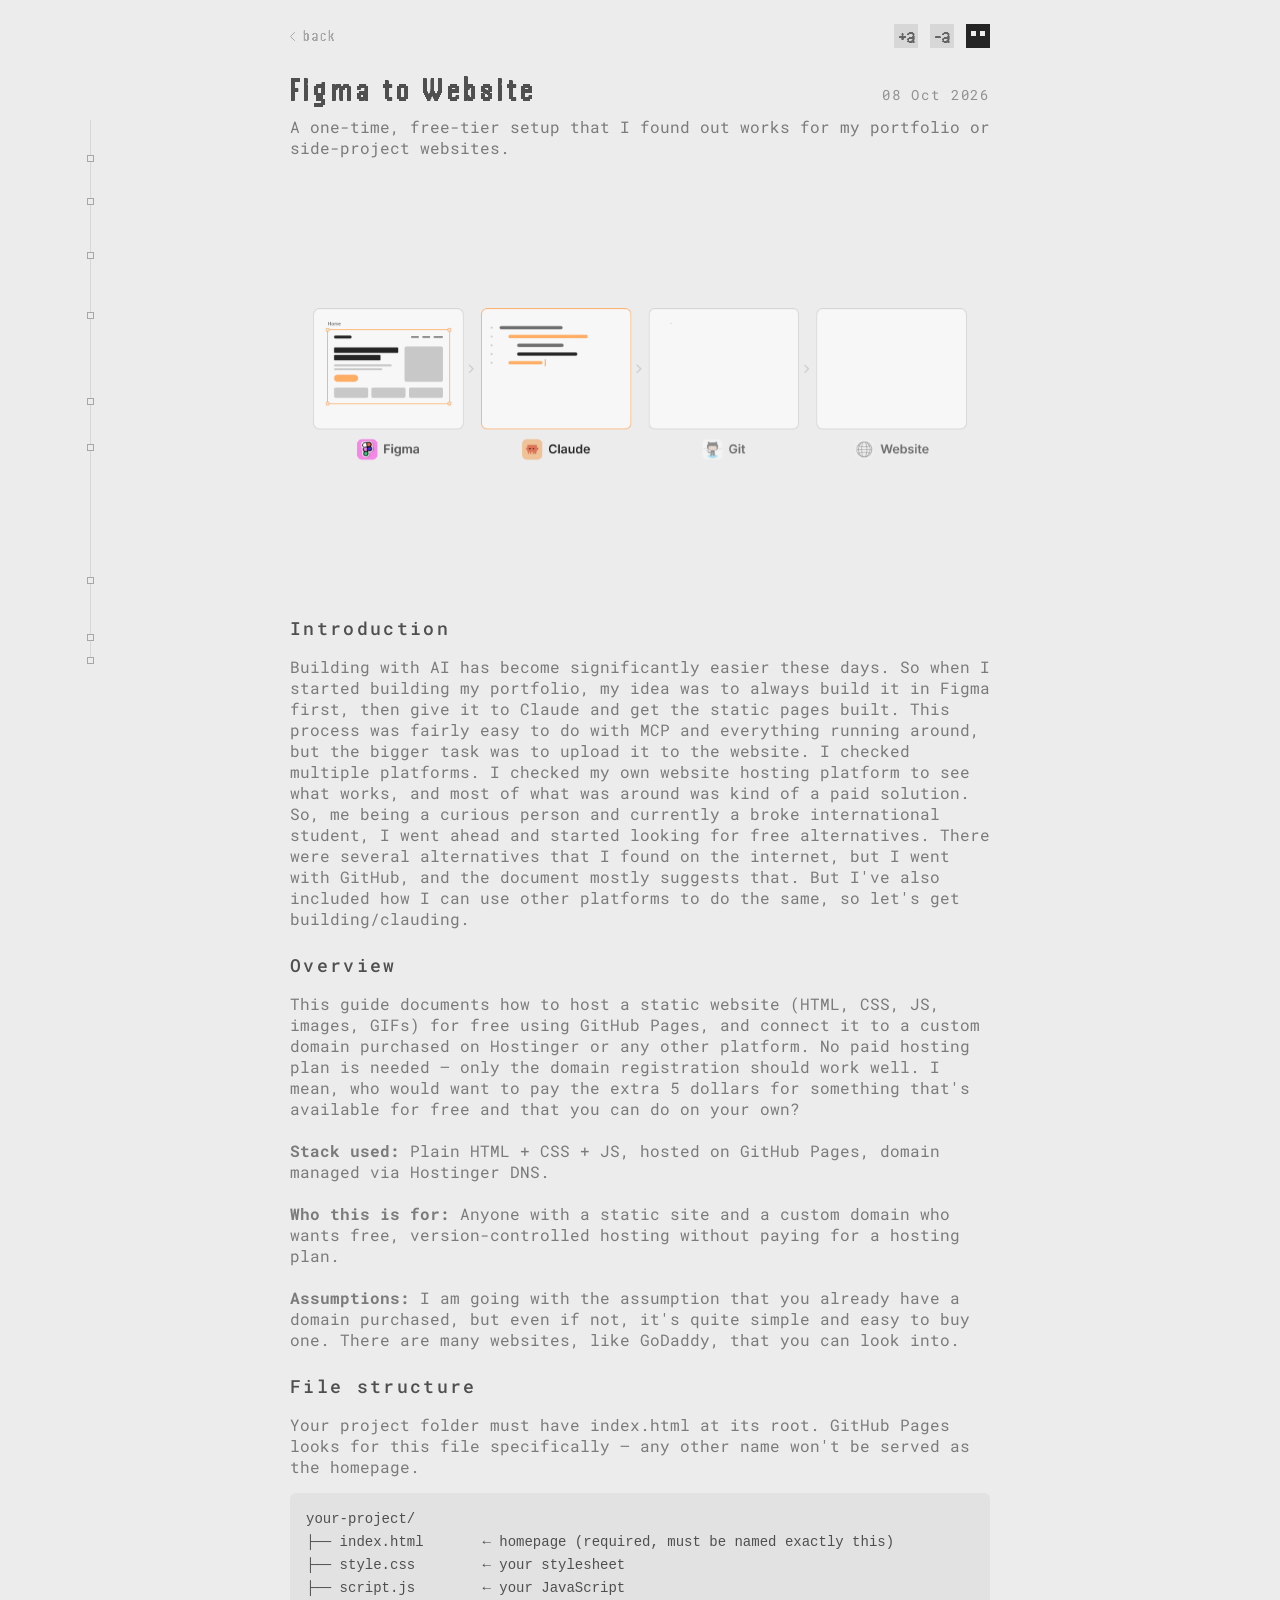
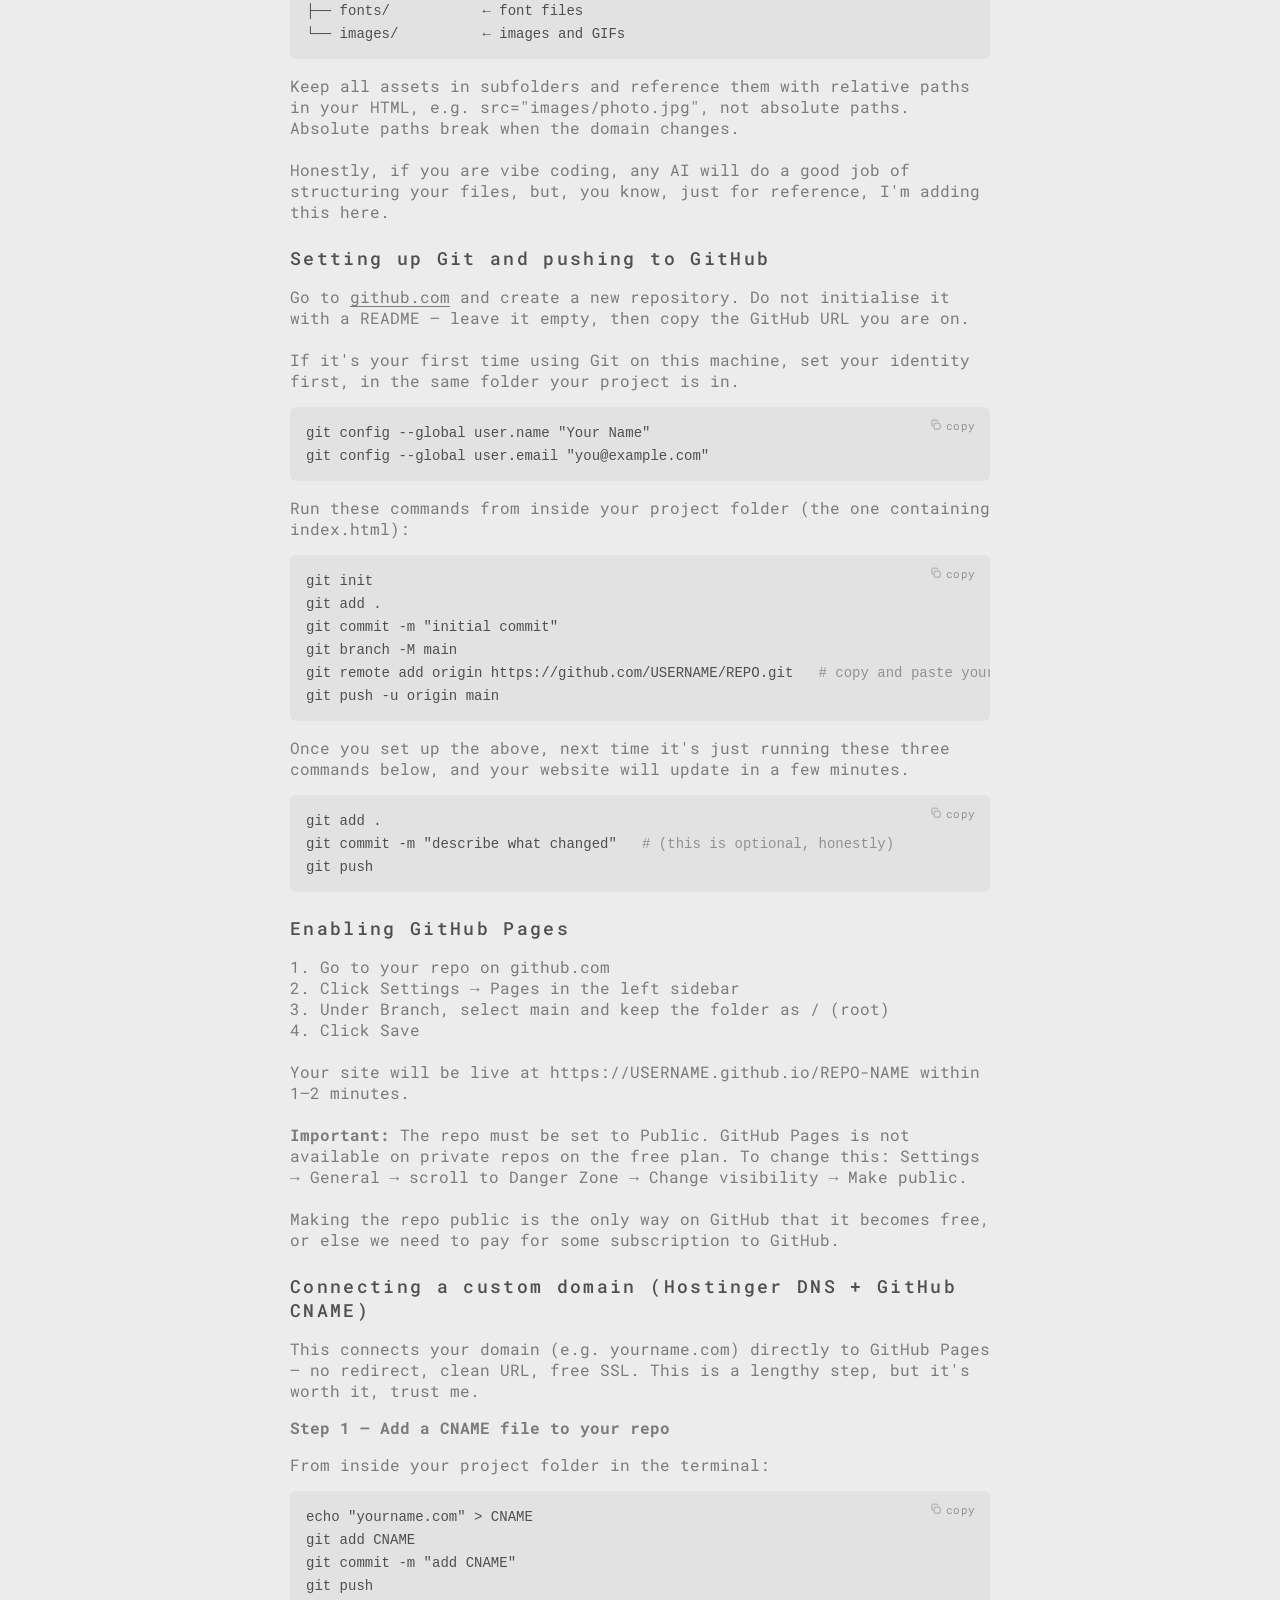
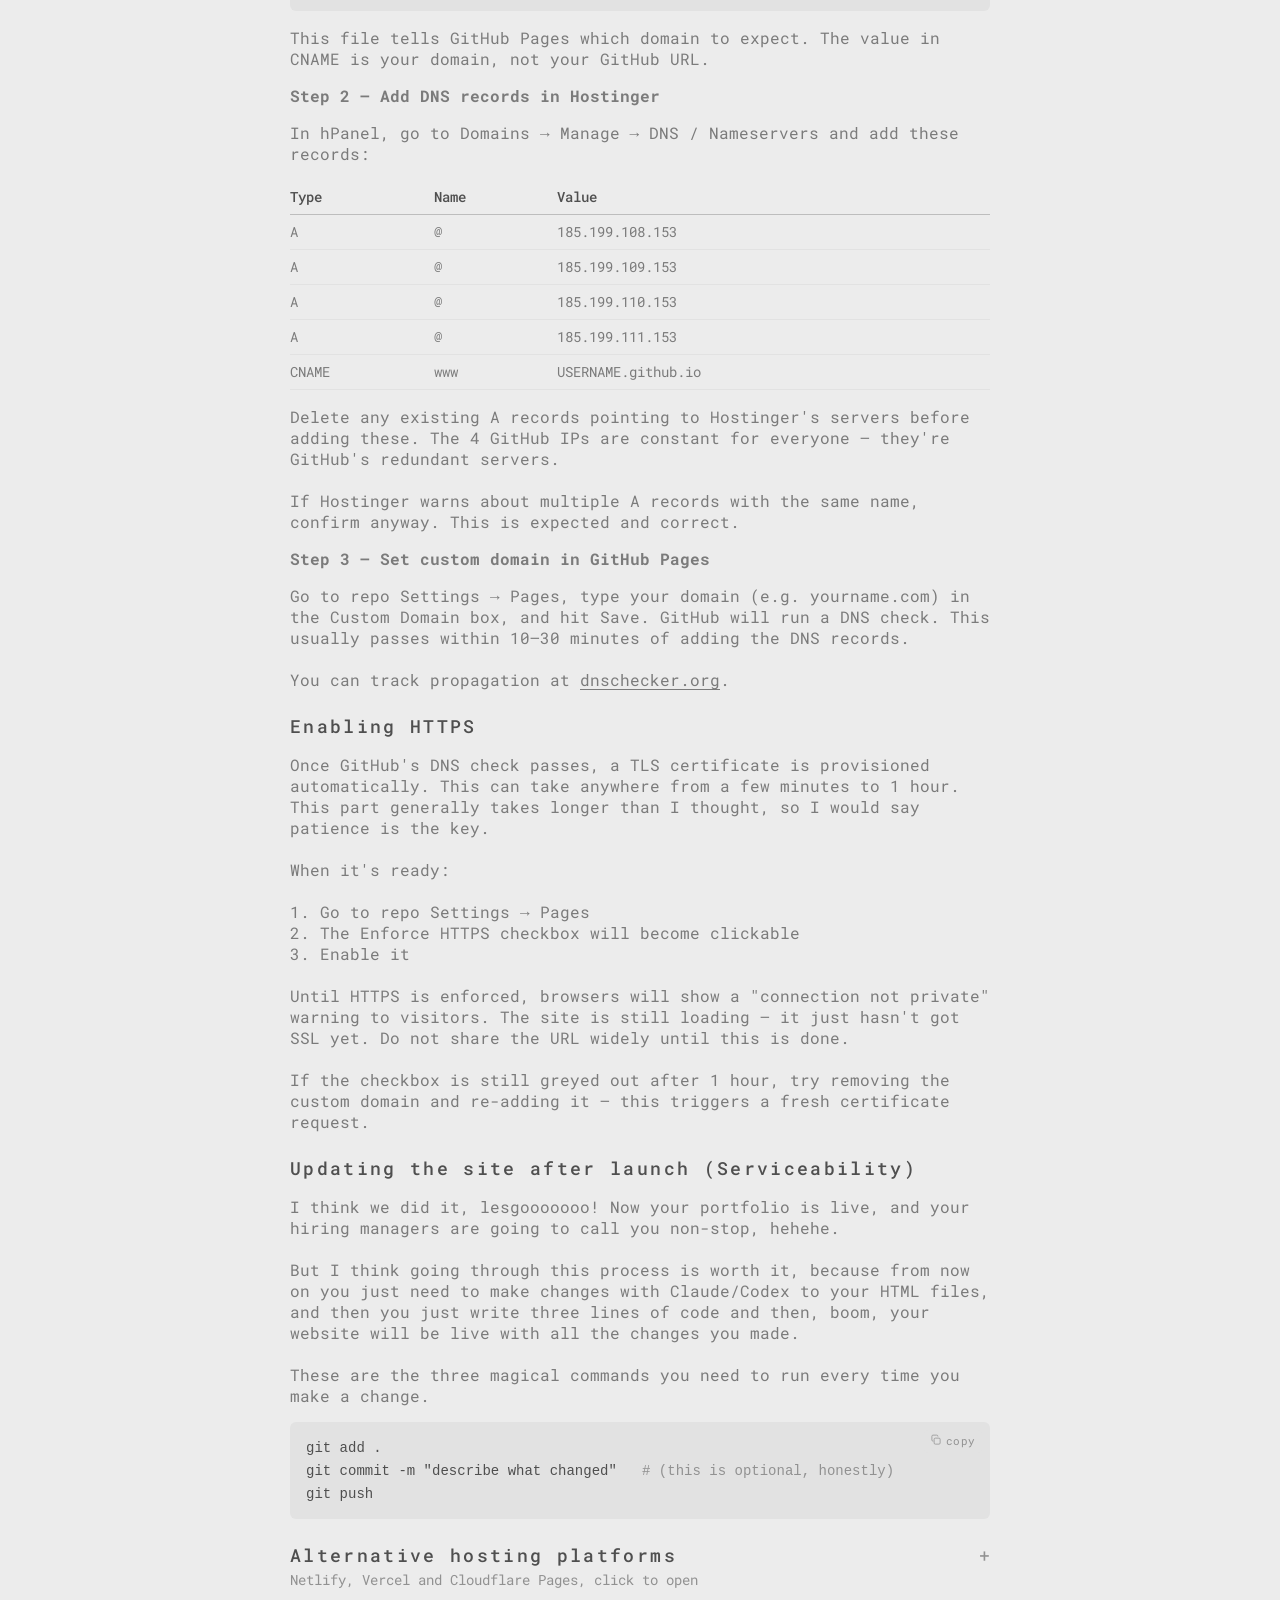
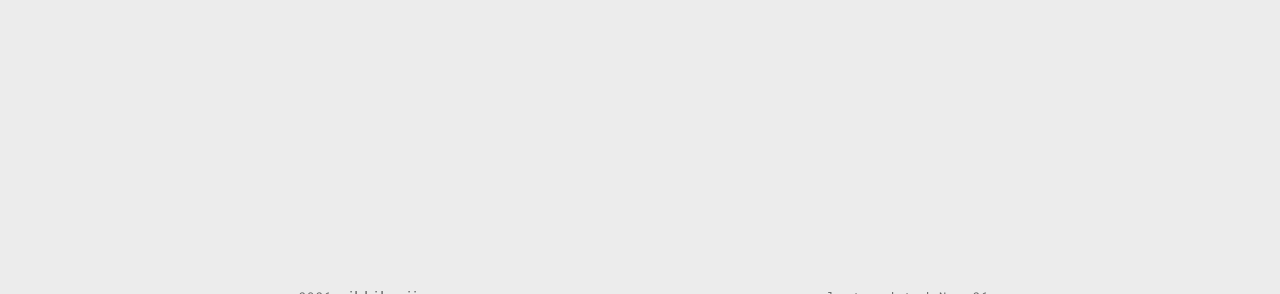
<file: figma-to-website.html>
<!DOCTYPE html>
<html lang="en">
<head>
  <meta charset="UTF-8">
  <meta name="viewport" content="width=device-width, initial-scale=1.0">
  <title>Figma to Website — nikhil sajjan</title>
  <meta name="description" content="A one-time, free-tier setup for hosting a static portfolio on GitHub Pages with a custom domain.">
  <script>
    (function () {
      var q = new URLSearchParams(location.search).get('theme');
      var saved = null;
      try { saved = localStorage.getItem('theme'); } catch (e) {}
      var t = q || saved || (matchMedia('(prefers-color-scheme: dark)').matches ? 'dark' : 'light');
      document.documentElement.setAttribute('data-theme', t);
      var steps = [0.875, 1, 1.125, 1.25, 1.375], s = null;
      // a fresh visit (a refresh, or arriving from outside the site: typed,
      // bookmarked, linked) starts at the default text size; clicking between
      // the pages, or back and forward, keeps the size chosen
      var nav = performance.getEntriesByType && performance.getEntriesByType('navigation')[0];
      var how = nav ? nav.type : 'navigate';
      var fresh = how === 'reload' || (how !== 'back_forward' && document.referrer.indexOf(location.origin + '/') !== 0);
      if (fresh) document.documentElement.setAttribute('data-fresh', '');
      try {
        if (fresh) localStorage.removeItem('textStep');
        s = parseInt(localStorage.getItem('textStep'), 10);
      } catch (e) {}
      if (steps[s] && s !== 1) document.documentElement.style.setProperty('--fs', steps[s]);
    })();
  </script>
  <link rel="preconnect" href="https://fonts.googleapis.com">
  <link rel="preconnect" href="https://fonts.gstatic.com" crossorigin>
  <link href="https://fonts.googleapis.com/css2?family=Handjet:wght@400;600;700&family=Roboto+Mono:ital,wght@0,100..700;1,100..700&display=swap" rel="stylesheet">
  <link rel="stylesheet" href="styles.css?v=2026-10-19a">
  <script>
    /* Page-to-page View Transitions, only when the home page this visit came
       from opts in too (experiments v1 does; index.html doesn't). A one-sided
       opt-in only starts a transition the browser cancels with a console
       error. app.js records it as sessionStorage 'home-vt'. */
    (function () {
      var vt = null;
      try { vt = sessionStorage.getItem('home-vt'); } catch (e) {}
      if (vt !== '1' || matchMedia('(prefers-reduced-motion: reduce)').matches) return;
      var s = document.createElement('style');
      s.textContent = '@view-transition { navigation: auto; }';
      document.head.appendChild(s);
    })();
  </script>
  <script>
    /* Section index on the left, as on the case study. ?fx=none turns it off.
       Bump V when fx/ changes so returning visitors get the new files. */
    (function () {
      var V = '2026-10-29a';
      var DEFAULT = 'toc-rail,key-sections,hero-parallax';
      var q = new URLSearchParams(location.search).get('fx');
      var fx = q === 'none' ? '' : (q || DEFAULT);
      if (!fx) return;
      document.documentElement.setAttribute('data-fx-quiet', '');
      var ids = fx.split(',').filter(function (id) { return /^[a-z0-9-]+$/.test(id); });
      if (!ids.length) return;
      document.documentElement.setAttribute('data-fx', ids.join(' '));
      var l = document.createElement('link');
      l.rel = 'stylesheet';
      l.href = 'fx/case-fx.css?v=' + V;
      document.head.appendChild(l);
      var s = document.createElement('script');
      s.src = 'fx/case-fx.js?v=' + V;
      s.async = false;
      document.head.appendChild(s);
    })();
  </script>
  <link rel="stylesheet" href="fx/case.css?v=2026-10-28a">
</head>
<body>
  <div class="page">
    <main class="column case v2 guide">

      <!-- Figma 367:19583 -->
      <header class="topbar">
        <a class="back" href="index.html#writings">
          <svg viewBox="0 0 5 9" fill="none" aria-hidden="true"><path d="M4.5 8.5L0.5 4.5L4.5 0.5" stroke="currentColor" stroke-linecap="round" stroke-linejoin="round"/></svg>
          back
        </a>
        <div class="topbar-tools">
          <button class="text-step" type="button" data-step="1" aria-label="Larger text">+a</button>
          <button class="text-step" type="button" data-step="-1" aria-label="Smaller text">-a</button>
          <button class="toggle" id="theme-toggle" type="button" aria-label="Switch theme">
            <img class="icon-light" src="[data-uri]" alt="">
            <img class="icon-dark" src="[data-uri]" alt="">
          </button>
        </div>
      </header>

      <!-- Figma 352:19420 -->
      <header class="case-head">
        <div class="case-title-row">
          <h1 class="case-title">Figma to Website</h1>
          <p class="case-credit"><span class="year">08 Oct 2026</span></p>
        </div>
        <p class="case-sub">A one-time, free-tier setup that I found out works for my portfolio or side-project websites.</p>
      </header>

      <span class="shot v2-hero" style="--ar-light: 1920 / 1080">
        <img class="shot-img" src="assets/B-light.gif"
             data-light="assets/B-light.gif" data-dark="assets/B-dark.gif"
             alt="" width="1920" height="1080">
      </span>

      <div class="case-body">

        <section class="case-section" id="introduction" data-toc="Introduction">
          <h2>Introduction</h2>
          <div class="prose">
            <p>Building with AI has become significantly easier these days. So when I started building my portfolio, my idea was to always build it in Figma first, then give it to Claude and get the static pages built. This process was fairly easy to do with MCP and everything running around, but the bigger task was to upload it to the website. I checked multiple platforms. I checked my own website hosting platform to see what works, and most of what was around was kind of a paid solution. So, me being a curious person and currently a broke international student, I went ahead and started looking for free alternatives. There were several alternatives that I found on the internet, but I went with GitHub, and the document mostly suggests that. But I've also included how I can use other platforms to do the same, so let's get building/clauding.</p>
          </div>
        </section>

        <section class="case-section" id="overview" data-toc="Overview">
          <h2>Overview</h2>
          <div class="prose">
            <p>This guide documents how to host a static website (HTML, CSS, JS, images, GIFs) for free using GitHub Pages, and connect it to a custom domain purchased on Hostinger or any other platform. No paid hosting plan is needed — only the domain registration should work well. I mean, who would want to pay the extra 5 dollars for something that's available for free and that you can do on your own?</p>
            <p><strong>Stack used:</strong> Plain HTML + CSS + JS, hosted on GitHub Pages, domain managed via Hostinger DNS.</p>
            <p><strong>Who this is for:</strong> Anyone with a static site and a custom domain who wants free, version-controlled hosting without paying for a hosting plan.</p>
            <p><strong>Assumptions:</strong> I am going with the assumption that you already have a domain purchased, but even if not, it's quite simple and easy to buy one. There are many websites, like GoDaddy, that you can look into.</p>
          </div>
        </section>

        <section class="case-section" id="file-structure" data-toc="File structure">
          <h2>File structure</h2>
          <div class="prose">
            <p>Your project folder must have index.html at its root. GitHub Pages looks for this file specifically — any other name won't be served as the homepage.</p>
          </div>
          <div class="cmd">
<pre><code>your-project/
├── index.html       ← homepage (required, must be named exactly this)
├── style.css        ← your stylesheet
├── script.js        ← your JavaScript
├── fonts/           ← font files
└── images/          ← images and GIFs</code></pre>
          </div>
          <div class="prose">
            <p>Keep all assets in subfolders and reference them with relative paths in your HTML, e.g. src="images/photo.jpg", not absolute paths. Absolute paths break when the domain changes.</p>
            <p>Honestly, if you are vibe coding, any AI will do a good job of structuring your files, but, you know, just for reference, I'm adding this here.</p>
          </div>
        </section>

        <section class="case-section" id="git" data-toc="Git and GitHub">
          <h2>Setting up Git and pushing to GitHub</h2>
          <div class="prose">
            <p>Go to <a href="https://github.com" target="_blank" rel="noopener">github.com</a> and create a new repository. Do not initialise it with a README — leave it empty, then copy the GitHub URL you are on.</p>
            <p>If it's your first time using Git on this machine, set your identity first, in the same folder your project is in.</p>
          </div>
          <div class="cmd" data-copy>
<pre><code>git config --global user.name "Your Name"
git config --global user.email "you@example.com"</code></pre>
          </div>
          <div class="prose">
            <p>Run these commands from inside your project folder (the one containing index.html):</p>
          </div>
          <div class="cmd" data-copy>
<pre><code>git init
git add .
git commit -m "initial commit"
git branch -M main
git remote add origin https://github.com/USERNAME/REPO.git   <span class="c"># copy and paste your repo link here</span>
git push -u origin main</code></pre>
          </div>
          <div class="prose">
            <p>Once you set up the above, next time it's just running these three commands below, and your website will update in a few minutes.</p>
          </div>
          <div class="cmd" data-copy>
<pre><code>git add .
git commit -m "describe what changed"   <span class="c"># (this is optional, honestly)</span>
git push</code></pre>
          </div>
        </section>

        <section class="case-section" id="pages" data-toc="GitHub Pages">
          <h2>Enabling GitHub Pages</h2>
          <div class="prose">
            <ol>
              <li>Go to your repo on github.com</li>
              <li>Click Settings → Pages in the left sidebar</li>
              <li>Under Branch, select main and keep the folder as / (root)</li>
              <li>Click Save</li>
            </ol>
            <p>Your site will be live at https://USERNAME.github.io/REPO-NAME within 1–2 minutes.</p>
            <p><strong>Important:</strong> The repo must be set to Public. GitHub Pages is not available on private repos on the free plan. To change this: Settings → General → scroll to Danger Zone → Change visibility → Make public.</p>
            <p>Making the repo public is the only way on GitHub that it becomes free, or else we need to pay for some subscription to GitHub.</p>
          </div>
        </section>

        <section class="case-section" id="domain" data-toc="Custom domain">
          <h2>Connecting a custom domain (Hostinger DNS + GitHub CNAME)</h2>
          <div class="prose">
            <p>This connects your domain (e.g. yourname.com) directly to GitHub Pages — no redirect, clean URL, free SSL. This is a lengthy step, but it's worth it, trust me.</p>
          </div>

          <h3>Step 1 — Add a CNAME file to your repo</h3>
          <div class="prose">
            <p>From inside your project folder in the terminal:</p>
          </div>
          <div class="cmd" data-copy>
<pre><code>echo "yourname.com" > CNAME
git add CNAME
git commit -m "add CNAME"
git push</code></pre>
          </div>
          <div class="prose">
            <p>This file tells GitHub Pages which domain to expect. The value in CNAME is your domain, not your GitHub URL.</p>
          </div>

          <h3>Step 2 — Add DNS records in Hostinger</h3>
          <div class="prose">
            <p>In hPanel, go to Domains → Manage → DNS / Nameservers and add these records:</p>
          </div>
          <div class="table-wrap">
            <table>
              <thead><tr><th>Type</th><th>Name</th><th>Value</th></tr></thead>
              <tbody>
                <tr><td>A</td><td>@</td><td class="mono">185.199.108.153</td></tr>
                <tr><td>A</td><td>@</td><td class="mono">185.199.109.153</td></tr>
                <tr><td>A</td><td>@</td><td class="mono">185.199.110.153</td></tr>
                <tr><td>A</td><td>@</td><td class="mono">185.199.111.153</td></tr>
                <tr><td>CNAME</td><td>www</td><td class="mono">USERNAME.github.io</td></tr>
              </tbody>
            </table>
          </div>
          <div class="prose">
            <p>Delete any existing A records pointing to Hostinger's servers before adding these. The 4 GitHub IPs are constant for everyone — they're GitHub's redundant servers.</p>
            <p>If Hostinger warns about multiple A records with the same name, confirm anyway. This is expected and correct.</p>
          </div>

          <h3>Step 3 — Set custom domain in GitHub Pages</h3>
          <div class="prose">
            <p>Go to repo Settings → Pages, type your domain (e.g. yourname.com) in the Custom Domain box, and hit Save. GitHub will run a DNS check. This usually passes within 10–30 minutes of adding the DNS records.</p>
            <p>You can track propagation at <a href="https://dnschecker.org" target="_blank" rel="noopener">dnschecker.org</a>.</p>
          </div>
        </section>

        <section class="case-section" id="https" data-toc="HTTPS">
          <h2>Enabling HTTPS</h2>
          <div class="prose">
            <p>Once GitHub's DNS check passes, a TLS certificate is provisioned automatically. This can take anywhere from a few minutes to 1 hour. This part generally takes longer than I thought, so I would say patience is the key.</p>
            <p>When it's ready:</p>
            <ol>
              <li>Go to repo Settings → Pages</li>
              <li>The Enforce HTTPS checkbox will become clickable</li>
              <li>Enable it</li>
            </ol>
            <p>Until HTTPS is enforced, browsers will show a "connection not private" warning to visitors. The site is still loading — it just hasn't got SSL yet. Do not share the URL widely until this is done.</p>
            <p>If the checkbox is still greyed out after 1 hour, try removing the custom domain and re-adding it — this triggers a fresh certificate request.</p>
          </div>
        </section>

        <section class="case-section" id="updating" data-toc="Updating the site">
          <h2>Updating the site after launch (Serviceability)</h2>
          <div class="prose">
            <p>I think we did it, lesgooooooo! Now your portfolio is live, and your hiring managers are going to call you non-stop, hehehe.</p>
            <p>But I think going through this process is worth it, because from now on you just need to make changes with Claude/Codex to your HTML files, and then you just write three lines of code and then, boom, your website will be live with all the changes you made.</p>
            <p>These are the three magical commands you need to run every time you make a change.</p>
          </div>
          <div class="cmd" data-copy>
<pre><code>git add .
git commit -m "describe what changed"   <span class="c"># (this is optional, honestly)</span>
git push</code></pre>
          </div>
        </section>

        <!-- Not in the Figma frame: carried over from the original guide (.md),
             since the introduction promises other platforms. -->
        <section class="case-section" id="alternatives" data-toc="Alternatives">
          <details class="more">
            <summary>
              <span class="more-title">
                <h2>Alternative hosting platforms</h2>
                <span class="more-hint">Netlify, Vercel and Cloudflare Pages, click to open</span>
              </span>
            </summary>
            <div class="more-body">
          <div class="prose">
            <p>GitHub Pages works well for static sites, but here are other free options — Netlify, Vercel, and Cloudflare Pages — with full step-by-step setup below:</p>
          </div>
          <div class="table-wrap">
            <table>
              <thead><tr><th>Platform</th><th>Free tier</th><th>Custom domain</th><th>Best for</th></tr></thead>
              <tbody>
                <tr><td>Netlify</td><td>Yes</td><td>Yes (free SSL)</td><td>Auto-deploy from Git, form handling</td></tr>
                <tr><td>Vercel</td><td>Yes</td><td>Yes (free SSL)</td><td>Same as Netlify, slightly faster CDN</td></tr>
                <tr><td>Cloudflare Pages</td><td>Yes (unlimited bandwidth)</td><td>Yes (free SSL)</td><td>High traffic, global performance</td></tr>
                <tr><td>Hostinger shared hosting</td><td>No (paid plan)</td><td>Yes</td><td>If you want cPanel/FTP control</td></tr>
              </tbody>
            </table>
          </div>
          <div class="prose">
            <p>All three free alternatives support connecting a custom domain with DNS records in the same way as GitHub Pages. The DNS setup on Hostinger's side is similar — you would just replace GitHub's IPs with the platform's values.</p>
          </div>

          <h3>Netlify</h3>
          <div class="prose">
            <ol>
              <li>Go to <a href="https://netlify.com" target="_blank" rel="noopener">netlify.com</a> and create a free account</li>
              <li>Click Add new site → Import an existing project</li>
              <li>Connect your GitHub account and select your repo</li>
              <li>Leave build settings blank (no build command needed for plain HTML)</li>
              <li>Click Deploy site — Netlify gives you a *.netlify.app URL within seconds</li>
            </ol>
            <p>To connect your domain, go to Site settings → Domain management → Add custom domain, then add these records in Hostinger DNS (delete the existing A records first). Netlify provisions SSL automatically once DNS propagates.</p>
          </div>
          <div class="table-wrap">
            <table>
              <thead><tr><th>Type</th><th>Name</th><th>Value</th></tr></thead>
              <tbody>
                <tr><td>CNAME</td><td>@</td><td class="mono">your-site-name.netlify.app</td></tr>
                <tr><td>CNAME</td><td>www</td><td class="mono">your-site-name.netlify.app</td></tr>
              </tbody>
            </table>
          </div>

          <h3>Vercel</h3>
          <div class="prose">
            <ol>
              <li>Go to <a href="https://vercel.com" target="_blank" rel="noopener">vercel.com</a> and sign up with GitHub</li>
              <li>Click Add New → Project and import your repo</li>
              <li>Leave all settings as default and click Deploy</li>
              <li>Vercel gives you a *.vercel.app URL immediately</li>
            </ol>
            <p>To connect your domain, go to your project → Settings → Domains, enter your domain and click Add, then add these records in Hostinger DNS. SSL is provisioned automatically.</p>
          </div>
          <div class="table-wrap">
            <table>
              <thead><tr><th>Type</th><th>Name</th><th>Value</th></tr></thead>
              <tbody>
                <tr><td>A</td><td>@</td><td class="mono">76.76.21.21</td></tr>
                <tr><td>CNAME</td><td>www</td><td class="mono">cname.vercel-dns.com</td></tr>
              </tbody>
            </table>
          </div>

          <h3>Cloudflare Pages</h3>
          <div class="prose">
            <ol>
              <li>Go to <a href="https://pages.cloudflare.com" target="_blank" rel="noopener">pages.cloudflare.com</a> and create a free account</li>
              <li>Click Create a project → Connect to Git</li>
              <li>Authorise GitHub and select your repo</li>
              <li>Leave build settings blank, click Save and Deploy</li>
              <li>Cloudflare gives you a *.pages.dev URL</li>
            </ol>
            <p>To connect your domain, go to your Pages project → Custom domains → Set up a custom domain. Cloudflare will ask you to change Hostinger's nameservers to the ones it provides, which hands DNS management to Cloudflare entirely. SSL is provisioned automatically.</p>
          </div>
            </div>
          </details>
        </section>

      </div>

      <footer class="footer">
        <div class="line">
          <span><span class="copy"><span class="copy-mark">&copy;</span>2026</span> <span class="sig">nikhil sajjan</span></span>
        </div>
        <div class="line updated">last updated Nov 26</div>
      </footer>

    </main>
  </div>

  <script src="app.js?v=2026-10-19a"></script>
  <script>
    /* Copy button on every command block. Copies the block's text exactly,
       comments included (the shell ignores them). */
    (function () {
      var icon = '<svg viewBox="0 0 16 16" fill="none" aria-hidden="true"><rect x="5.5" y="5.5" width="8" height="8" rx="1.5" stroke="currentColor"/><path d="M10.5 3.5v-.5A1.5 1.5 0 0 0 9 1.5H4A1.5 1.5 0 0 0 2.5 3v5A1.5 1.5 0 0 0 4 9.5h.5" stroke="currentColor"/></svg>';
      var tick = '<svg viewBox="0 0 16 16" fill="none" aria-hidden="true"><path d="M3 8.5l3 3 7-7" stroke="currentColor" stroke-linecap="round" stroke-linejoin="round"/></svg>';

      function write(text) {
        if (navigator.clipboard && window.isSecureContext) return navigator.clipboard.writeText(text);
        return new Promise(function (resolve, reject) {
          var ta = document.createElement('textarea');
          ta.value = text;
          ta.setAttribute('readonly', '');
          ta.style.position = 'fixed';
          ta.style.opacity = '0';
          document.body.appendChild(ta);
          ta.select();
          var ok = false;
          try { ok = document.execCommand('copy'); } catch (e) {}
          document.body.removeChild(ta);
          ok ? resolve() : reject();
        });
      }

      document.querySelectorAll('.cmd[data-copy]').forEach(function (block) {
        var code = block.querySelector('code');
        var btn = document.createElement('button');
        btn.type = 'button';
        btn.className = 'cmd-copy';
        btn.setAttribute('aria-label', 'Copy commands');
        btn.innerHTML = '<span class="when-idle">' + icon + '</span><span class="when-idle">copy</span>' +
                        '<span class="when-done">' + tick + '</span><span class="when-done">copied</span>';
        var timer;
        btn.addEventListener('click', function () {
          write(code.textContent).then(function () {
            btn.classList.add('is-done');
            clearTimeout(timer);
            timer = setTimeout(function () { btn.classList.remove('is-done'); }, 1500);
          });
        });
        block.appendChild(btn);
      });
    })();
  </script>
  <script src="fx/case.js?v=2026-10-28a"></script>
</body>
</html>
</file>
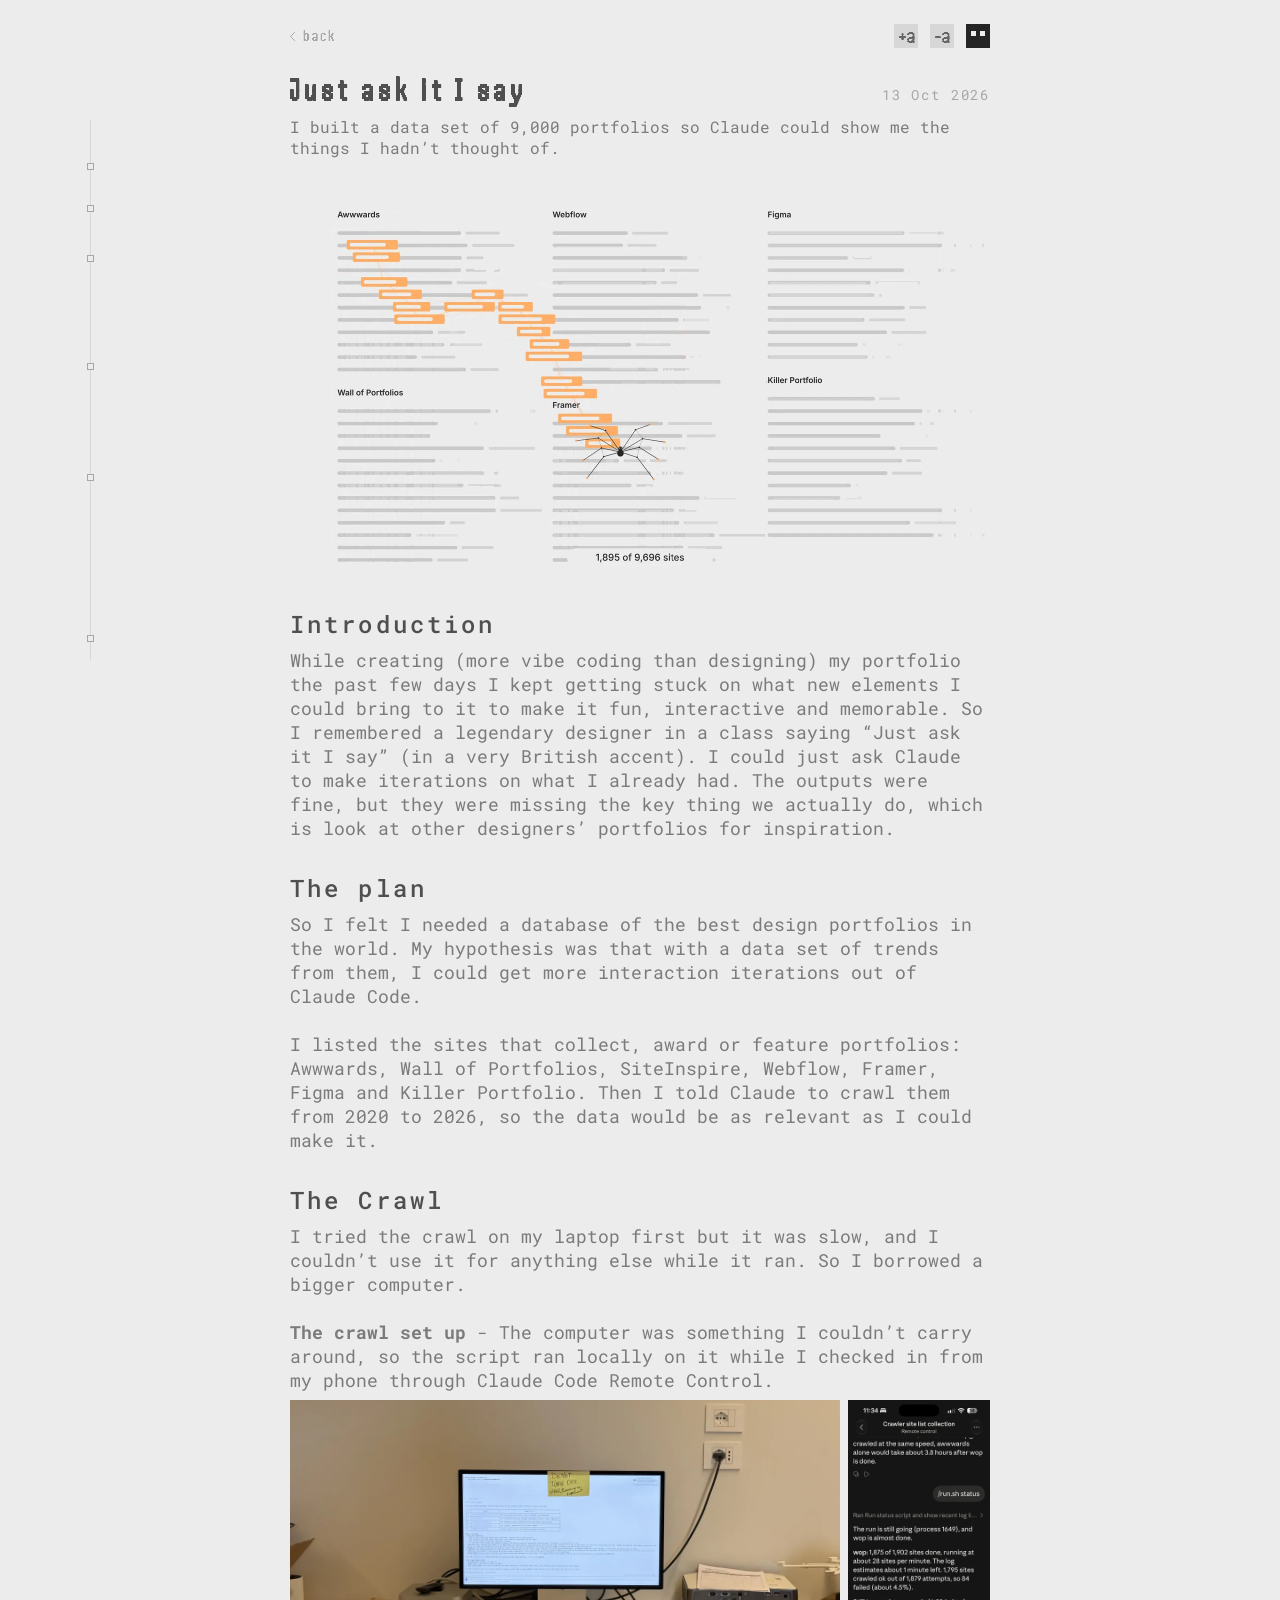
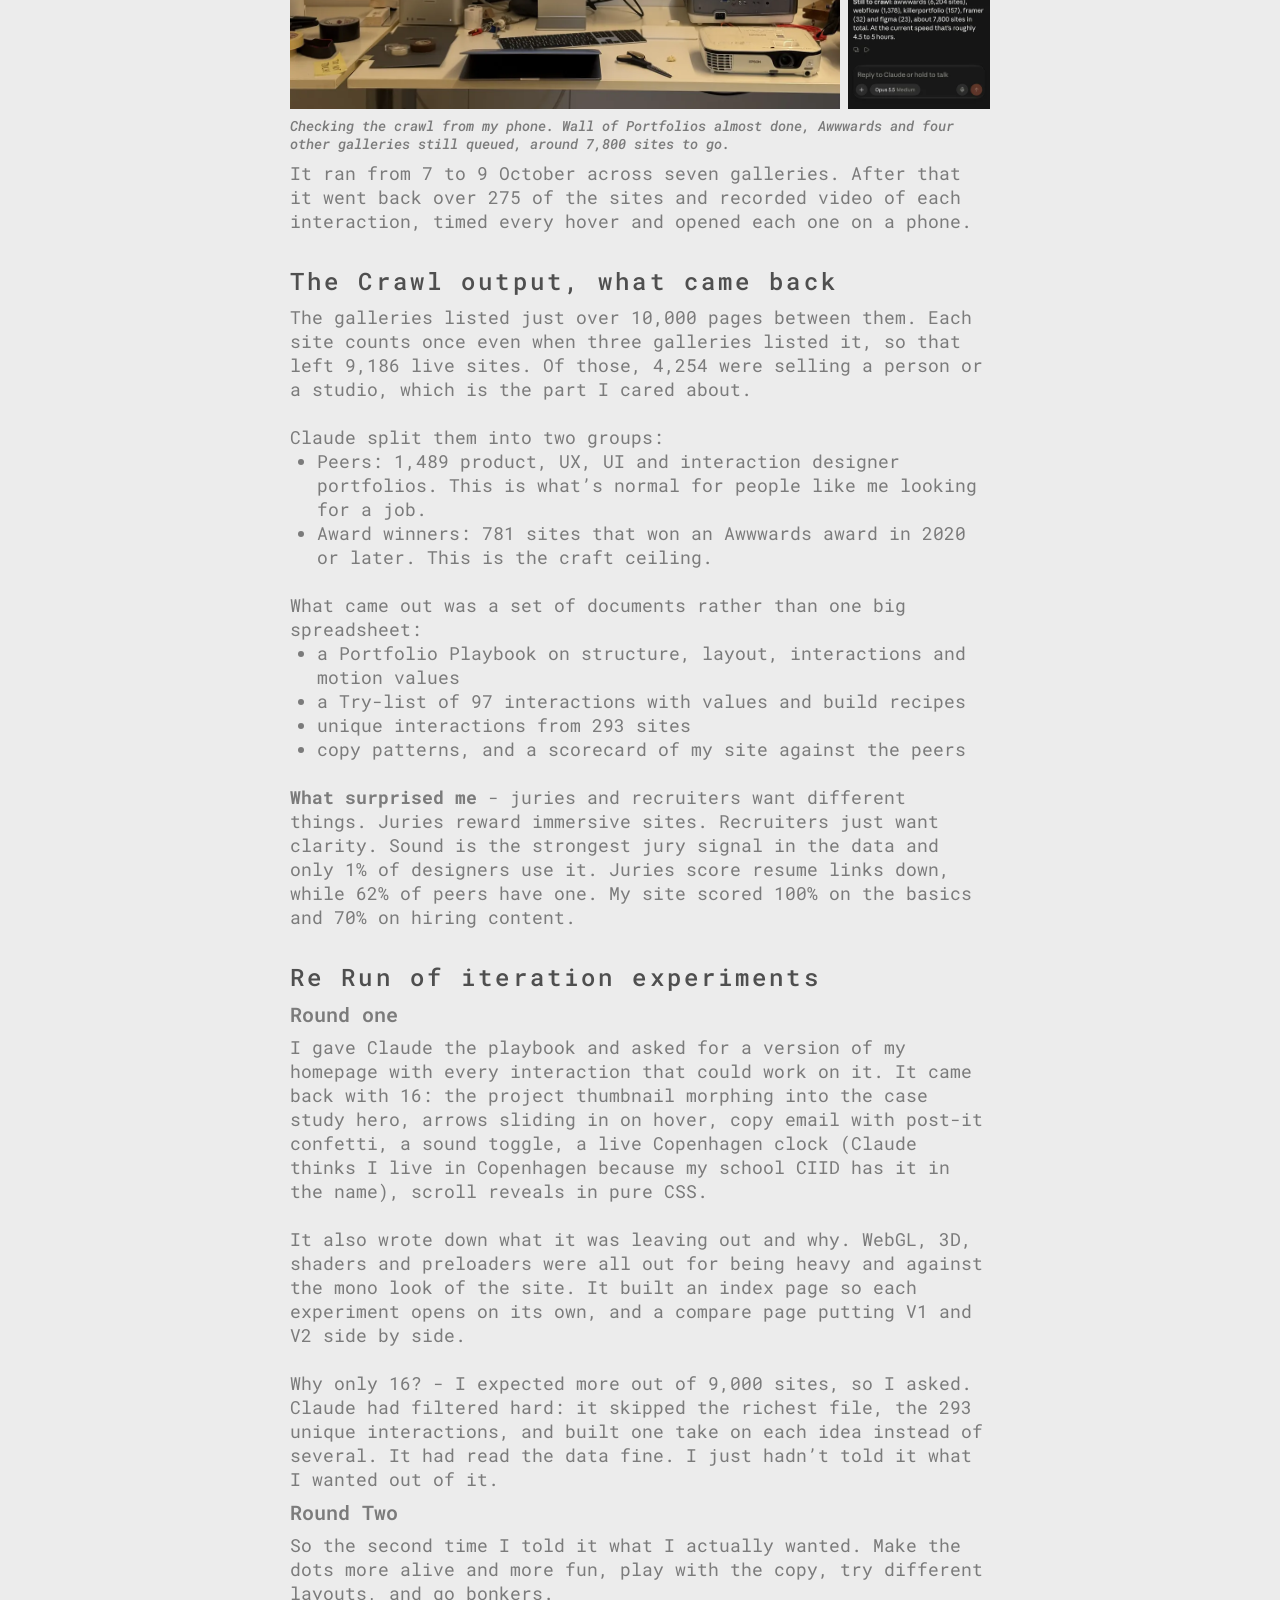
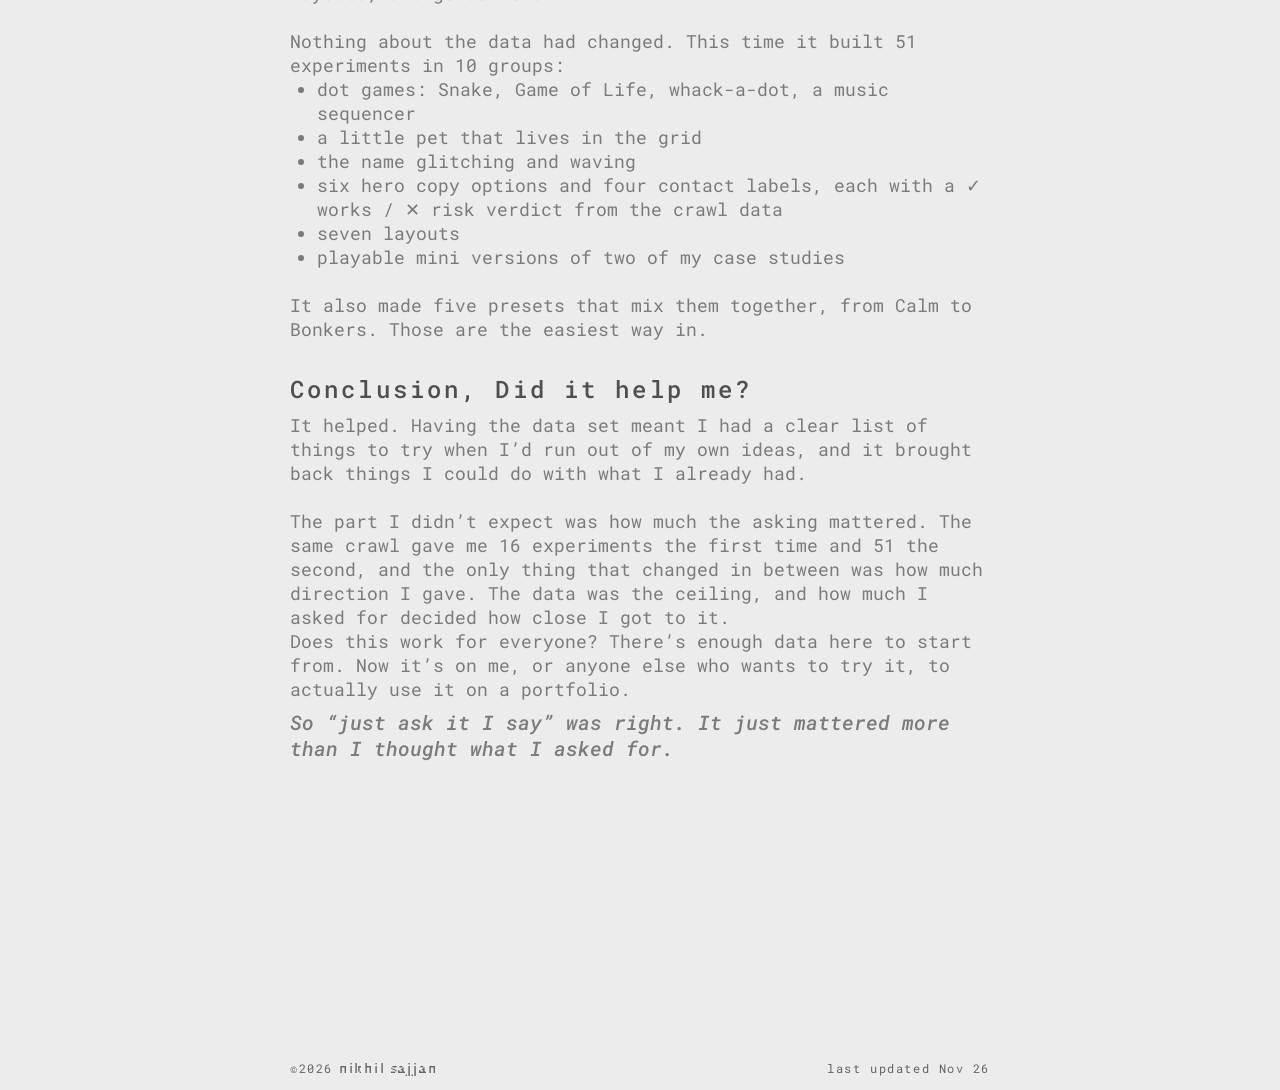
<file: just-ask-it.html>
<!DOCTYPE html>
<html lang="en">
<head>
  <meta charset="UTF-8">
  <meta name="viewport" content="width=device-width, initial-scale=1.0">
  <title>Just ask it I say — nikhil sajjan</title>
  <meta name="description" content="I built a data set of 9,000 portfolios so Claude could show me the things I hadn’t thought of.">
  <script>
    (function () {
      var q = new URLSearchParams(location.search).get('theme');
      var saved = null;
      try { saved = localStorage.getItem('theme'); } catch (e) {}
      var t = q || saved || (matchMedia('(prefers-color-scheme: dark)').matches ? 'dark' : 'light');
      document.documentElement.setAttribute('data-theme', t);
      var steps = [0.875, 1, 1.125, 1.25, 1.375], s = null;
      // a fresh visit (a refresh, or arriving from outside the site: typed,
      // bookmarked, linked) starts at the default text size; clicking between
      // the pages, or back and forward, keeps the size chosen
      var nav = performance.getEntriesByType && performance.getEntriesByType('navigation')[0];
      var how = nav ? nav.type : 'navigate';
      var fresh = how === 'reload' || (how !== 'back_forward' && document.referrer.indexOf(location.origin + '/') !== 0);
      if (fresh) document.documentElement.setAttribute('data-fresh', '');
      try {
        if (fresh) localStorage.removeItem('textStep');
        s = parseInt(localStorage.getItem('textStep'), 10);
      } catch (e) {}
      if (steps[s] && s !== 1) document.documentElement.style.setProperty('--fs', steps[s]);
    })();
  </script>
  <link rel="preconnect" href="https://fonts.googleapis.com">
  <link rel="preconnect" href="https://fonts.gstatic.com" crossorigin>
  <link href="https://fonts.googleapis.com/css2?family=Handjet:wght@400;600;700&family=Roboto+Mono:ital,wght@0,100..700;1,100..700&display=swap" rel="stylesheet">
  <link rel="stylesheet" href="styles.css?v=2026-10-20b">
  <script>
    /* Page-to-page View Transitions, only when the home page this visit came
       from opts in too (experiments v1 does; index.html doesn't). A one-sided
       opt-in only starts a transition the browser cancels with a console
       error. app.js records it as sessionStorage 'home-vt'. */
    (function () {
      var vt = null;
      try { vt = sessionStorage.getItem('home-vt'); } catch (e) {}
      if (vt !== '1' || matchMedia('(prefers-reduced-motion: reduce)').matches) return;
      var s = document.createElement('style');
      s.textContent = '@view-transition { navigation: auto; }';
      document.head.appendChild(s);
    })();
  </script>
  <script>
    /* Section index on the left, as on the case studies and the guide. ?fx=none turns it off.
       Bump V when fx/ changes so returning visitors get the new files. */
    (function () {
      var V = '2026-10-29a';
      var DEFAULT = 'toc-rail,key-sections,hero-parallax';
      var q = new URLSearchParams(location.search).get('fx');
      var fx = q === 'none' ? '' : (q || DEFAULT);
      if (!fx) return;
      document.documentElement.setAttribute('data-fx-quiet', '');
      var ids = fx.split(',').filter(function (id) { return /^[a-z0-9-]+$/.test(id); });
      if (!ids.length) return;
      document.documentElement.setAttribute('data-fx', ids.join(' '));
      var l = document.createElement('link');
      l.rel = 'stylesheet';
      l.href = 'fx/case-fx.css?v=' + V;
      document.head.appendChild(l);
      var s = document.createElement('script');
      s.src = 'fx/case-fx.js?v=' + V;
      s.async = false;
      document.head.appendChild(s);
    })();
  </script>
  <link rel="stylesheet" href="fx/case.css?v=2026-10-28a">
</head>
<body>
  <div class="page">
    <main class="column case v2 v3 essay">

      <!-- Figma 367:19583 -->
      <header class="topbar">
        <a class="back" href="index.html#experiments">
          <svg viewBox="0 0 5 9" fill="none" aria-hidden="true"><path d="M4.5 8.5L0.5 4.5L4.5 0.5" stroke="currentColor" stroke-linecap="round" stroke-linejoin="round"/></svg>
          back
        </a>
        <div class="topbar-tools">
          <button class="text-step" type="button" data-step="1" aria-label="Larger text">+a</button>
          <button class="text-step" type="button" data-step="-1" aria-label="Smaller text">-a</button>
          <button class="toggle" id="theme-toggle" type="button" aria-label="Switch theme">
            <img class="icon-light" src="[data-uri]" alt="">
            <img class="icon-dark" src="[data-uri]" alt="">
          </button>
        </div>
      </header>

      <!-- Figma 531:45312 (Just ask it I say V3) -->
      <header class="case-head">
        <div class="case-title-row">
          <h1 class="case-title">Just ask it I say</h1>
          <p class="case-credit"><span class="client">13 Oct 2026</span></p>
        </div>
        <p class="case-sub">I built a data set of 9,000 portfolios so Claude could show me the things I hadn&rsquo;t thought of.</p>
      </header>

      <span class="shot v2-hero" style="--ar-light: 1400 / 788">
        <img class="shot-img" src="assets/just-ask-it/spider-light.webp"
             data-light="assets/just-ask-it/spider-light.webp" data-dark="assets/just-ask-it/spider-dark.webp"
             alt="" width="1400" height="788">
      </span>

      <div class="case-body">

        <section class="case-section" id="introduction" data-toc="Introduction">
          <h2>Introduction</h2>
          <div class="prose">
            <p>While creating (more vibe coding than designing) my portfolio the past few days I kept getting stuck on what new elements I could bring to it to make it fun, interactive and memorable. So I remembered a legendary designer in a class saying &ldquo;Just ask it I say&rdquo; (in a very British accent). I could just ask Claude to make iterations on what I already had. The outputs were fine, but they were missing the key thing we actually do, which is look at other designers&rsquo; portfolios for inspiration.</p>
          </div>
        </section>

        <section class="case-section" id="plan" data-toc="The plan">
          <h2>The plan</h2>
          <div class="prose">
            <p>So I felt I needed a database of the best design portfolios in the world. My hypothesis was that with a data set of trends from them, I could get more interaction iterations out of Claude Code.</p>
            <p>I listed the sites that collect, award or feature portfolios: Awwwards, Wall of Portfolios, SiteInspire, Webflow, Framer, Figma and Killer Portfolio. Then I told Claude to crawl them from 2020 to 2026, so the data would be as relevant as I could make it.</p>
          </div>
        </section>

        <section class="case-section" id="crawl" data-toc="The crawl">
          <h2>The Crawl</h2>
          <div class="prose">
            <p>I tried the crawl on my laptop first but it was slow, and I couldn&rsquo;t use it for anything else while it ran. So I borrowed a bigger computer.</p>
            <p><strong>The crawl set up</strong> - The computer was something I couldn&rsquo;t carry around, so the script ran locally on it while I checked in from my phone through Claude Code Remote Control.</p>
          </div>

          <figure class="essay-pair">
            <div class="essay-pair-row">
              <span class="essay-setup">
                <span class="essay-setup-turn"><span class="essay-setup-crop">
                  <img src="assets/just-ask-it/crawl-setup.webp" alt="The borrowed desktop computer running the crawl, on a desk" width="1300" height="976" loading="lazy">
                </span></span>
              </span>
              <img class="essay-phone" src="assets/just-ask-it/crawl-phone.webp" alt="Claude Code Remote Control on a phone, showing the crawl's progress" width="320" height="696" loading="lazy">
            </div>
            <figcaption>Checking the crawl from my phone. Wall of Portfolios almost done, Awwwards and four other galleries still queued, around 7,800 sites to go.</figcaption>
          </figure>

          <div class="prose">
            <p>It ran from 7 to 9 October across seven galleries. After that it went back over 275 of the sites and recorded video of each interaction, timed every hover and opened each one on a phone.</p>
          </div>
        </section>

        <section class="case-section" id="output" data-toc="What came back">
          <h2>The Crawl output, what came back</h2>
          <div class="prose">
            <p>The galleries listed just over 10,000 pages between them. Each site counts once even when three galleries listed it, so that left 9,186 live sites. Of those, 4,254 were selling a person or a studio, which is the part I cared about.</p>
            <div>
              <p>Claude split them into two groups:</p>
              <ul>
                <li>Peers: 1,489 product, UX, UI and interaction designer portfolios. This is what&rsquo;s normal for people like me looking for a job.</li>
                <li>Award winners: 781 sites that won an Awwwards award in 2020 or later. This is the craft ceiling.</li>
              </ul>
            </div>
            <div>
              <p>What came out was a set of documents rather than one big spreadsheet:</p>
              <ul>
                <li>a Portfolio Playbook on structure, layout, interactions and motion values</li>
                <li>a Try-list of 97 interactions with values and build recipes</li>
                <li>unique interactions from 293 sites</li>
                <li>copy patterns, and a scorecard of my site against the peers</li>
              </ul>
            </div>
            <p><strong>What surprised me</strong> - juries and recruiters want different things. Juries reward immersive sites. Recruiters just want clarity. Sound is the strongest jury signal in the data and only 1% of designers use it. Juries score resume links down, while 62% of peers have one. My site scored 100% on the basics and 70% on hiring content.</p>
          </div>
        </section>

        <section class="case-section" id="rerun" data-toc="Re-run">
          <h2>Re Run of iteration experiments</h2>
          <h3>Round one</h3>
          <div class="prose">
            <p>I gave Claude the playbook and asked for a version of my homepage with every interaction that could work on it. It came back with 16: the project thumbnail morphing into the case study hero, arrows sliding in on hover, copy email with post-it confetti, a sound toggle, a live Copenhagen clock (Claude thinks I live in Copenhagen because my school CIID has it in the name), scroll reveals in pure CSS.</p>
            <p>It also wrote down what it was leaving out and why. WebGL, 3D, shaders and preloaders were all out for being heavy and against the mono look of the site. It built an index page so each experiment opens on its own, and a compare page putting V1 and V2 side by side.</p>
            <p>Why only 16? - I expected more out of 9,000 sites, so I asked. Claude had filtered hard: it skipped the richest file, the 293 unique interactions, and built one take on each idea instead of several. It had read the data fine. I just hadn&rsquo;t told it what I wanted out of it.</p>
          </div>
          <h3>Round Two</h3>
          <div class="prose">
            <p>So the second time I told it what I actually wanted. Make the dots more alive and more fun, play with the copy, try different layouts, and go bonkers.</p>
            <div>
              <p>Nothing about the data had changed. This time it built 51 experiments in 10 groups:</p>
              <ul>
                <li>dot games: Snake, Game of Life, whack-a-dot, a music sequencer</li>
                <li>a little pet that lives in the grid</li>
                <li>the name glitching and waving</li>
                <li>six hero copy options and four contact labels, each with a &#10003; works / &#10005; risk verdict from the crawl data</li>
                <li>seven layouts</li>
                <li>playable mini versions of two of my case studies</li>
              </ul>
            </div>
            <p>It also made five presets that mix them together, from Calm to Bonkers. Those are the easiest way in.</p>
          </div>
        </section>

        <section class="case-section" id="conclusion" data-toc="Conclusion">
          <h2>Conclusion, Did it help me?</h2>
          <div class="prose">
            <p>It helped. Having the data set meant I had a clear list of things to try when I&rsquo;d run out of my own ideas, and it brought back things I could do with what I already had.</p>
            <p>The part I didn&rsquo;t expect was how much the asking mattered. The same crawl gave me 16 experiments the first time and 51 the second, and the only thing that changed in between was how much direction I gave. The data was the ceiling, and how much I asked for decided how close I got to it.<br>
            Does this work for everyone? There&rsquo;s enough data here to start from. Now it&rsquo;s on me, or anyone else who wants to try it, to actually use it on a portfolio.</p>
          </div>
          <p class="essay-closing">So &ldquo;just ask it I say&rdquo; was right. It just mattered more than I thought what I asked for.</p>
        </section>

      </div>

      <footer class="footer">
        <div class="line">
          <span><span class="copy"><span class="copy-mark">&copy;</span>2026</span> <span class="sig">nikhil sajjan</span></span>
        </div>
        <div class="line updated">last updated Nov 26</div>
      </footer>

    </main>
  </div>

  <script src="app.js?v=2026-10-19a"></script>
  <script src="fx/case.js?v=2026-10-28a"></script>
</body>
</html>
</file>
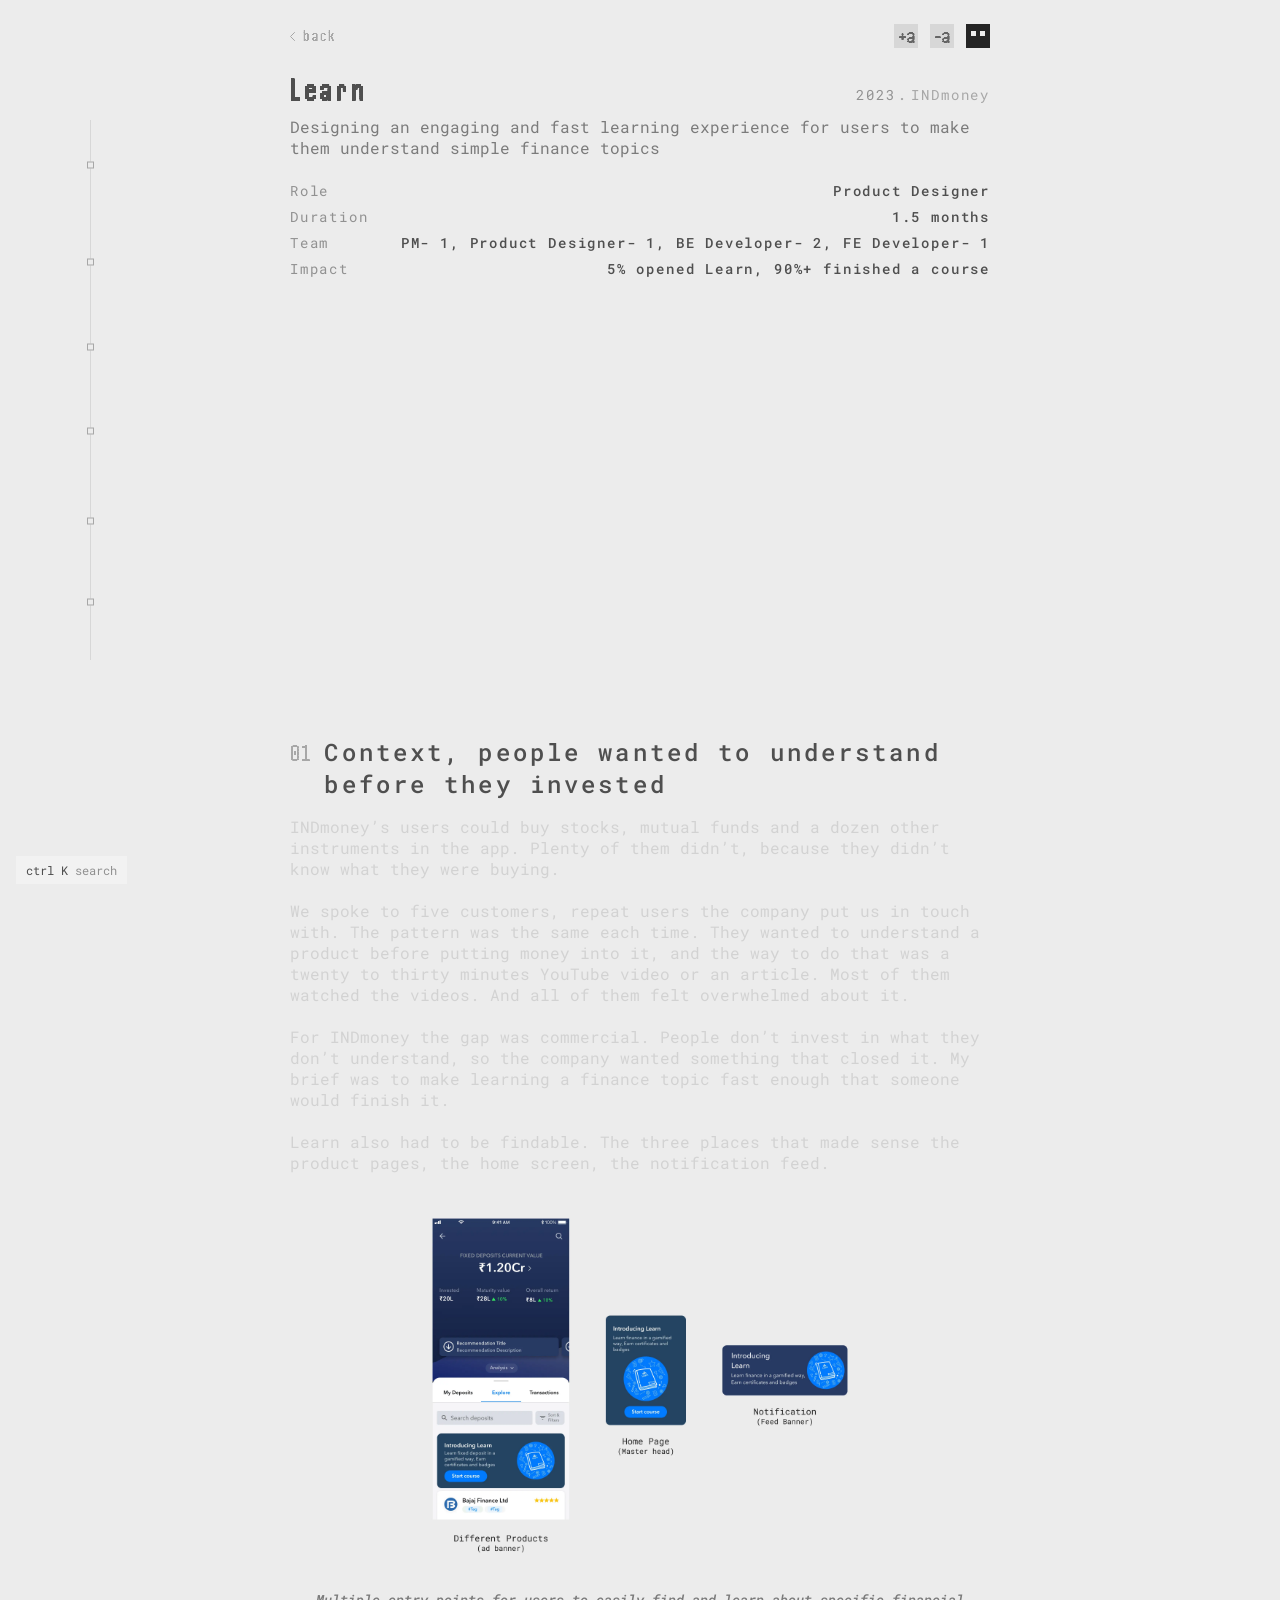
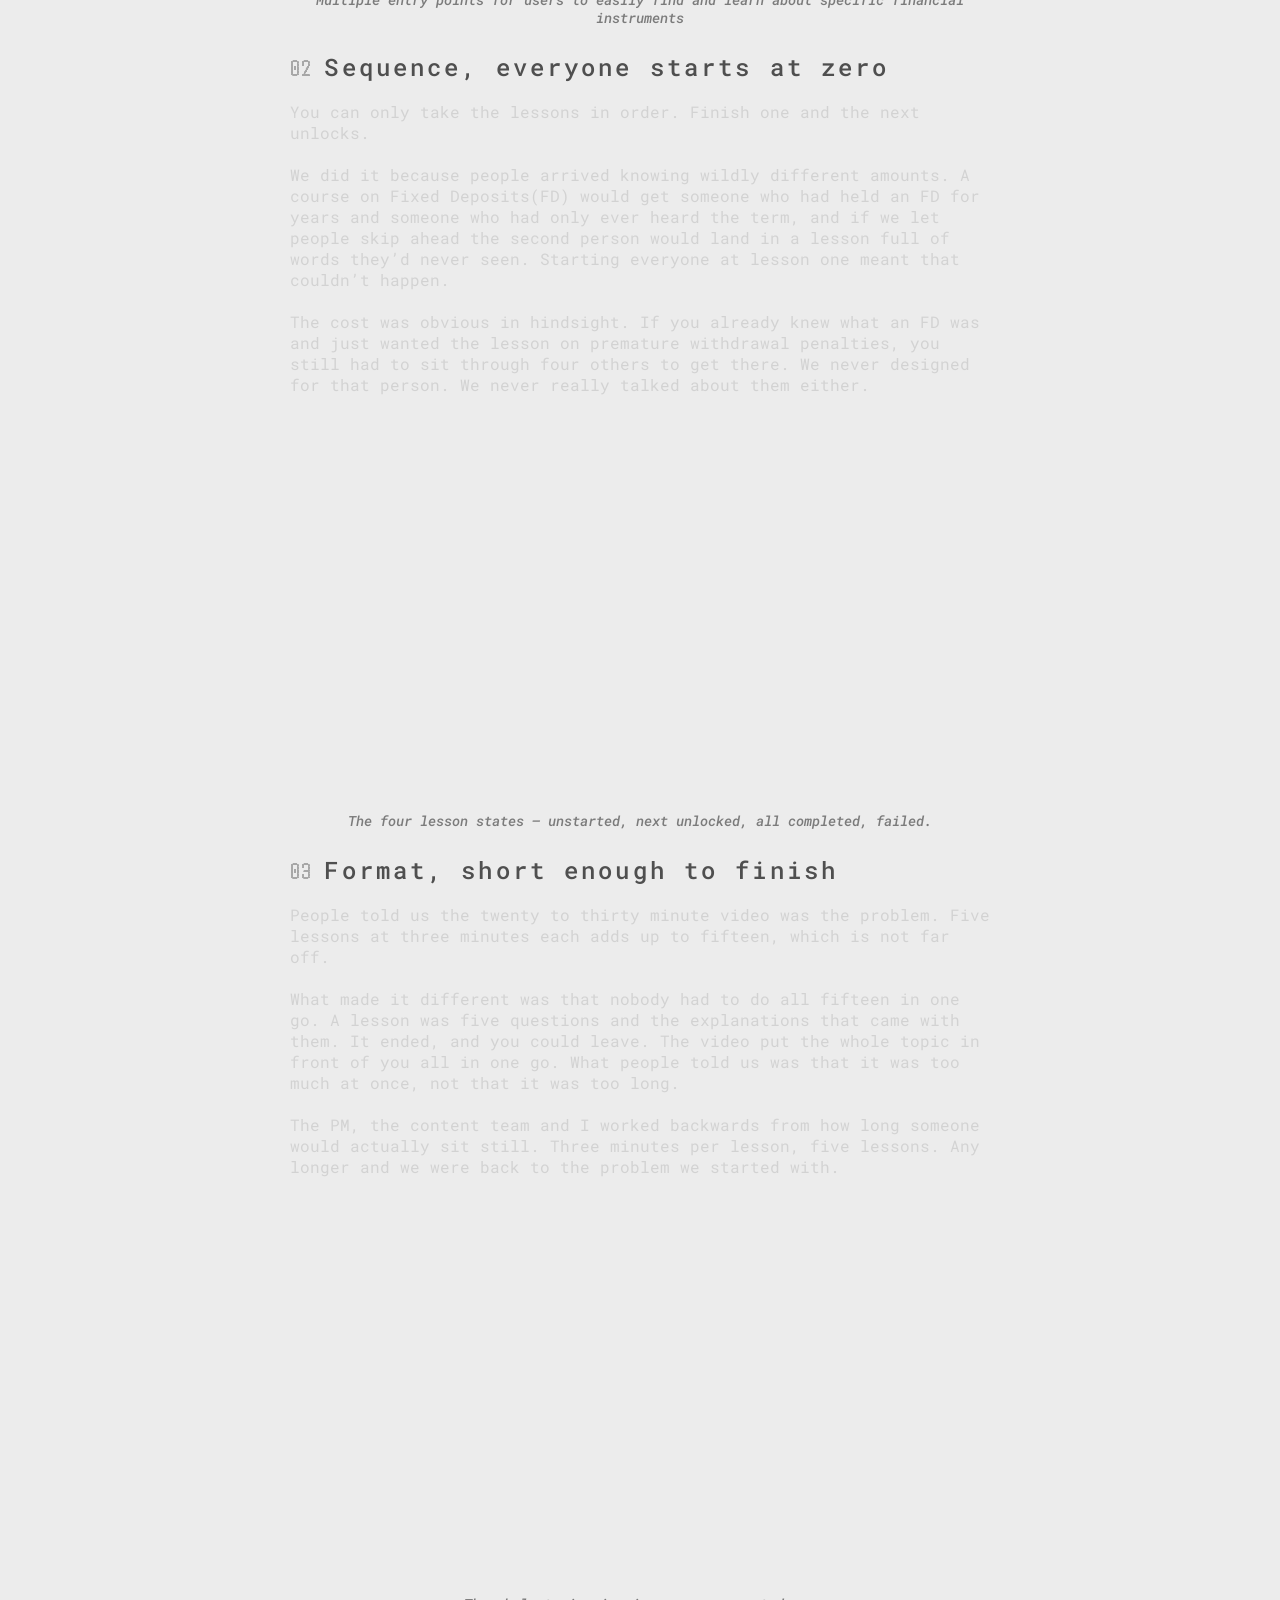
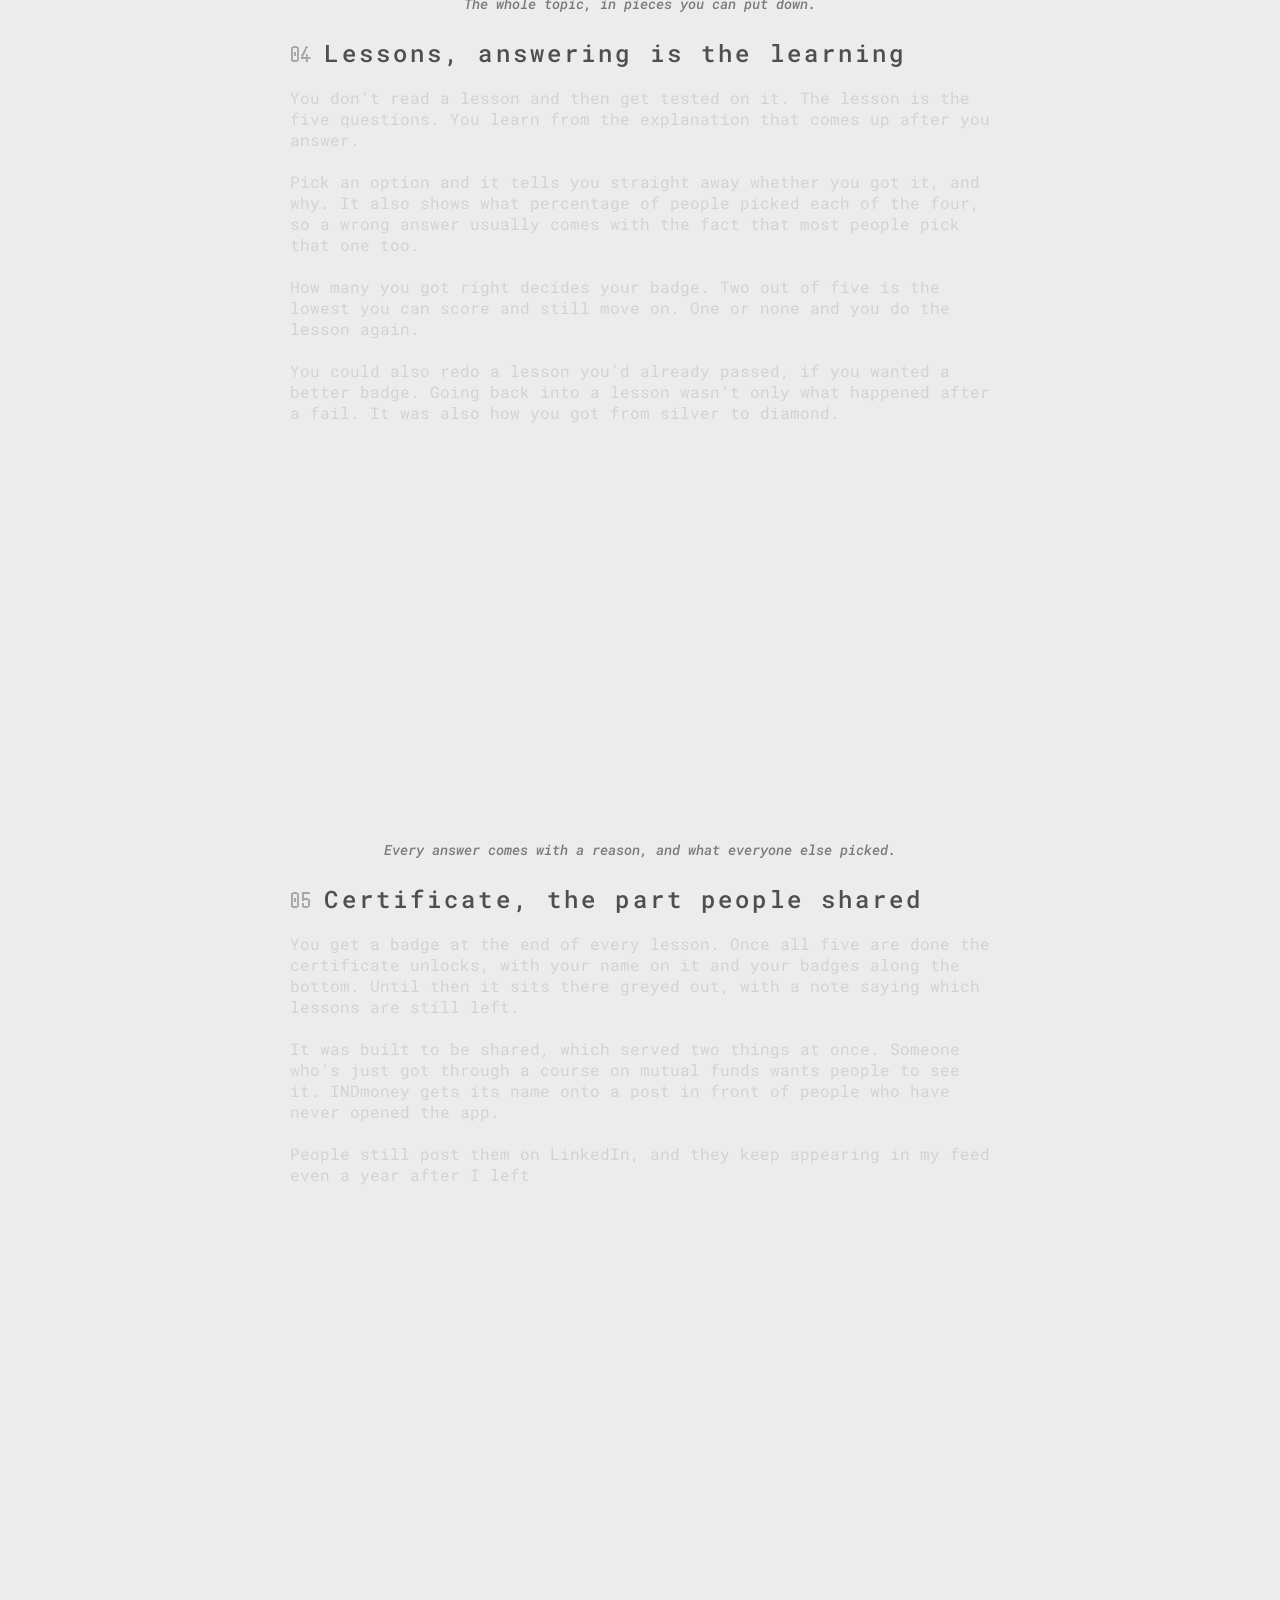
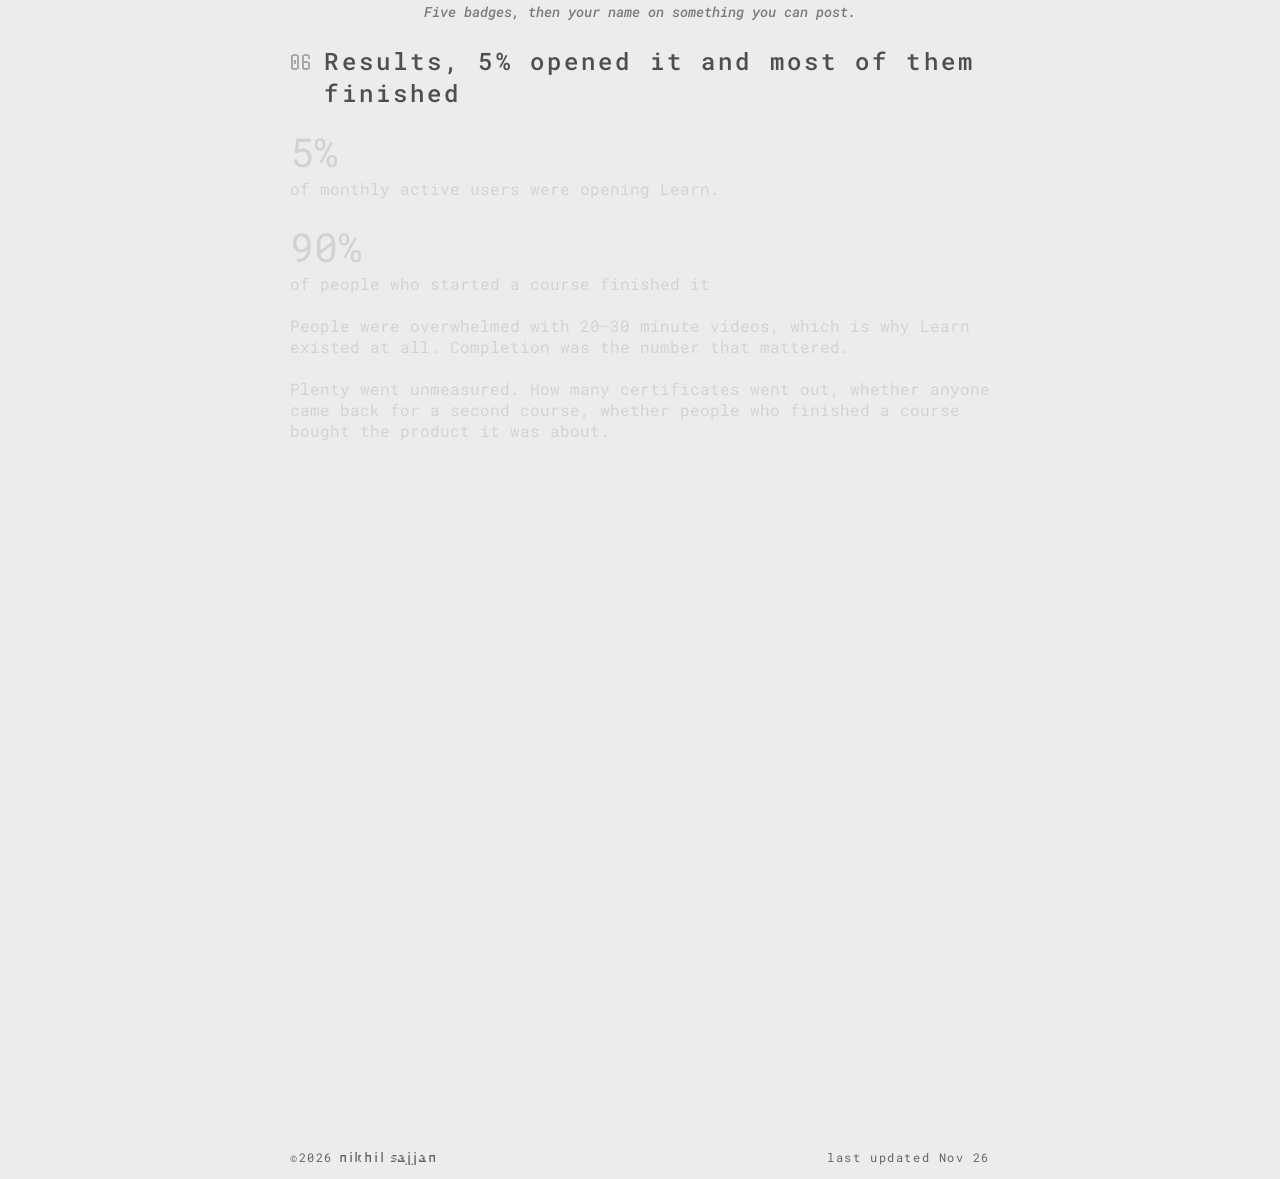
<file: learn.html>
<!DOCTYPE html>
<html lang="en">
<head>
  <meta charset="UTF-8">
  <meta name="viewport" content="width=device-width, initial-scale=1.0">
  <title>Learn — nikhil sajjan</title>
  <script>
    (function () {
      var q = new URLSearchParams(location.search).get('theme');
      var saved = null;
      try { saved = localStorage.getItem('theme'); } catch (e) {}
      var t = q || saved || (matchMedia('(prefers-color-scheme: dark)').matches ? 'dark' : 'light');
      document.documentElement.setAttribute('data-theme', t);
      var steps = [0.875, 1, 1.125, 1.25, 1.375], s = null;
      // a fresh visit (a refresh, or arriving from outside the site: typed,
      // bookmarked, linked) starts at the default text size; clicking between
      // the pages, or back and forward, keeps the size chosen
      var nav = performance.getEntriesByType && performance.getEntriesByType('navigation')[0];
      var how = nav ? nav.type : 'navigate';
      var fresh = how === 'reload' || (how !== 'back_forward' && document.referrer.indexOf(location.origin + '/') !== 0);
      if (fresh) document.documentElement.setAttribute('data-fresh', '');
      try {
        if (fresh) localStorage.removeItem('textStep');
        s = parseInt(localStorage.getItem('textStep'), 10);
      } catch (e) {}
      if (steps[s] && s !== 1) document.documentElement.style.setProperty('--fs', steps[s]);
    })();
  </script>
  <link rel="preconnect" href="https://fonts.googleapis.com">
  <link rel="preconnect" href="https://fonts.gstatic.com" crossorigin>
  <link href="https://fonts.googleapis.com/css2?family=Handjet:wght@400;600;700&family=Roboto+Mono:ital,wght@0,100..700;1,100..700&display=swap" rel="stylesheet">
  <link rel="stylesheet" href="styles.css?v=2026-10-19a">
  <!-- This page's own interactions (fx/learn.*), on top of the lab set below.
       One post-it colour per visit, shared by both. -->
  <link rel="stylesheet" href="fx/learn.css?v=2026-10-19a">
  <script>
    (function () {
      var P = ['#ffff99', '#ffeba1', '#fee63b', '#ffad64', '#d2de40', '#37d2d8', '#fff9a5', '#f9b8bc', '#b0cdeb'];
      try { if (!sessionStorage.getItem('accent')) sessionStorage.setItem('accent', P[Math.floor(Math.random() * P.length)]); } catch (e) {}
    })();
  </script>
  <script>
    /* Page-to-page View Transitions, only when the home page this visit came
       from opts in too (experiments v1 does; index.html doesn't). A one-sided
       opt-in only starts a transition the browser cancels with a console
       error. app.js records it as sessionStorage 'home-vt'. */
    (function () {
      var vt = null;
      try { vt = sessionStorage.getItem('home-vt'); } catch (e) {}
      if (vt !== '1' || matchMedia('(prefers-reduced-motion: reduce)').matches) return;
      var s = document.createElement('style');
      s.textContent = '@view-transition { navigation: auto; }';
      document.head.appendChild(s);
    })();
  </script>
  <script>
    /* Interactions chosen in the lab (interactions.html), on by default.
       ?fx=id[,id] tries others; ?fx=none turns them all off. Bump V when fx/
       changes so returning visitors get the new files. */
    (function () {
      var V = '2026-10-29a';
      var DEFAULT = 'toc-rail,key-sections,hero-parallax,img-reveal,img-lightbox';
      var q = new URLSearchParams(location.search).get('fx');
      var fx = q === 'none' ? '' : (q || DEFAULT);
      if (!fx) return;
      if (!q || new URLSearchParams(location.search).has('quiet')) document.documentElement.setAttribute('data-fx-quiet', '');
      var ids = fx.split(',').filter(function (id) { return /^[a-z0-9-]+$/.test(id); });
      if (!ids.length) return;
      document.documentElement.setAttribute('data-fx', ids.join(' '));
      ['fx/fx.css', 'fx/case-fx.css'].forEach(function (href) {
        var l = document.createElement('link');
        l.rel = 'stylesheet';
        l.href = href + '?v=' + V;
        document.head.appendChild(l);
      });
      ['fx/fx-list.js', 'fx/case-fx.js'].forEach(function (src) {
        var s = document.createElement('script');
        s.src = src + '?v=' + V;
        s.async = false;
        document.head.appendChild(s);
      });
    })();
  </script>
  <link rel="stylesheet" href="fx/case.css?v=2026-10-28a">
</head>
<body>
  <div class="page">
    <main class="column case v2 v3">

      <!-- Figma 367:19583 -->
      <header class="topbar">
        <a class="back" href="index.html#work">
          <svg viewBox="0 0 5 9" fill="none" aria-hidden="true"><path d="M4.5 8.5L0.5 4.5L4.5 0.5" stroke="currentColor" stroke-linecap="round" stroke-linejoin="round"/></svg>
          back
        </a>
        <div class="topbar-tools">
          <button class="text-step" type="button" data-step="1" aria-label="Larger text">+a</button>
          <button class="text-step" type="button" data-step="-1" aria-label="Smaller text">-a</button>
          <button class="toggle" id="theme-toggle" type="button" aria-label="Switch theme">
            <img class="icon-light" src="[data-uri]" alt="">
            <img class="icon-dark" src="[data-uri]" alt="">
          </button>
        </div>
      </header>

      <!-- Figma 429:19419 (V1- Learn - Light - Desktop) -->
      <header class="case-head">
        <div class="case-title-row">
          <h1 class="case-title">Learn</h1>
          <p class="case-credit"><span class="year">2023</span><span class="sep">.</span><span class="client">INDmoney</span></p>
        </div>
        <p class="case-sub">Designing an engaging and fast learning experience for users to make them understand simple finance topics</p>
      </header>

      <dl class="case-meta">
        <div class="meta-row"><dt>Role</dt><dd>Product Designer</dd></div>
        <div class="meta-row"><dt>Duration</dt><dd>1.5 months</dd></div>
        <div class="meta-row"><dt>Team</dt><dd>PM- 1, Product Designer- 1, BE Developer- 2, FE Developer- 1</dd></div>
        <div class="meta-row"><dt>Impact</dt><dd>5% opened Learn, 90%+ finished a course</dd></div>
      </dl>

      <!-- Videos carry no src in the markup: the script at the bottom picks the
           theme's file as each one nears the screen, so a visitor downloads one
           set, and only what they scroll to. -->
      <span class="shot v2-hero" style="--ar-light: 1920 / 1080">
        <video class="shot-video" data-light="assets/learn/INDlearn_Page_Light.mp4" data-dark="assets/learn/INDlearn_Page_Dark.mp4"
               muted loop playsinline preload="none" width="1920" height="1080"
               aria-label="The Learn page in the INDmoney app"></video>
      </span>

      <div class="case-body">

        <section class="case-section" id="context" data-toc="Context">
          <h2>Context, people wanted to understand before they invested</h2>
          <div class="prose">
            <p>INDmoney&rsquo;s users could buy stocks, mutual funds and a dozen other instruments in the app. Plenty of them didn&rsquo;t, because they didn&rsquo;t know what they were buying.</p>
            <p>We spoke to five customers, repeat users the company put us in touch with. The pattern was the same each time. They wanted to understand a product before putting money into it, and the way to do that was a twenty to thirty minutes YouTube video or an article. Most of them watched the videos. And all of them felt overwhelmed about it.</p>
            <p>For INDmoney the gap was commercial. People don&rsquo;t invest in what they don&rsquo;t understand, so the company wanted something that closed it. My brief was to make learning a finance topic fast enough that someone would finish it.</p>
            <p>Learn also had to be findable. The three places that made sense the product pages, the home screen, the notification feed.</p>
          </div>

          <figure class="v2-fig">
            <span class="shot" style="--ar-light: 3840 / 2160">
              <img class="shot-img" src="assets/Learn_context_Light.webp"
                   data-light="assets/Learn_context_Light.webp" data-dark="assets/Learn_context_Dark.webp"
                   alt="Learn entry points on a product page, the home screen and the notification feed" width="3840" height="2160" loading="lazy">
            </span>
            <figcaption>Multiple entry points for users to easily find and learn about specific financial instruments</figcaption>
          </figure>
        </section>

        <section class="case-section" id="sequence" data-toc="Sequence">
          <h2>Sequence, everyone starts at zero</h2>
          <div class="prose">
            <p>You can only take the lessons in order. Finish one and the next unlocks.</p>
            <p>We did it because people arrived knowing wildly different amounts. A course on Fixed Deposits(FD) would get someone who had held an FD for years and someone who had only ever heard the term, and if we let people skip ahead the second person would land in a lesson full of words they&rsquo;d never seen. Starting everyone at lesson one meant that couldn&rsquo;t happen.</p>
            <p>The cost was obvious in hindsight. If you already knew what an FD was and just wanted the lesson on premature withdrawal penalties, you still had to sit through four others to get there. We never designed for that person. We never really talked about them either.</p>
          </div>

          <figure class="v2-fig">
            <span class="shot" style="--ar-light: 1920 / 1080">
              <video class="shot-video" data-light="assets/learn/ind-learn-unlock-light.mp4" data-dark="assets/learn/ind-learn-unlock-dark.mp4"
                     muted loop playsinline preload="none" width="1920" height="1080"
                     aria-label="A course's lessons moving through their states"></video>
            </span>
            <figcaption>The four lesson states — unstarted, next unlocked, all completed, failed.</figcaption>
          </figure>
        </section>

        <section class="case-section" id="format" data-toc="Format">
          <h2>Format, short enough to finish</h2>
          <div class="prose">
            <p>People told us the twenty to thirty minute video was the problem. Five lessons at three minutes each adds up to fifteen, which is not far off.</p>
            <p>What made it different was that nobody had to do all fifteen in one go. A lesson was five questions and the explanations that came with them. It ended, and you could leave. The video put the whole topic in front of you all in one go. What people told us was that it was too much at once, not that it was too long.</p>
            <p>The PM, the content team and I worked backwards from how long someone would actually sit still. Three minutes per lesson, five lessons. Any longer and we were back to the problem we started with.</p>
          </div>

          <figure class="v2-fig">
            <span class="shot" style="--ar-light: 1920 / 1080">
              <video class="shot-video" data-light="assets/learn/ind-learn-tour-light.mp4" data-dark="assets/learn/ind-learn-tour-dark.mp4"
                     muted loop playsinline preload="none" width="1920" height="1080"
                     aria-label="A tour of a course, lesson by lesson"></video>
            </span>
            <figcaption>The whole topic, in pieces you can put down.</figcaption>
          </figure>
        </section>

        <section class="case-section" id="lessons" data-toc="Lessons">
          <h2>Lessons, answering is the learning</h2>
          <div class="prose">
            <p>You don&rsquo;t read a lesson and then get tested on it. The lesson is the five questions. You learn from the explanation that comes up after you answer.</p>
            <p>Pick an option and it tells you straight away whether you got it, and why. It also shows what percentage of people picked each of the four, so a wrong answer usually comes with the fact that most people pick that one too.</p>
            <p>How many you got right decides your badge. Two out of five is the lowest you can score and still move on. One or none and you do the lesson again.</p>
            <p>You could also redo a lesson you&rsquo;d already passed, if you wanted a better badge. Going back into a lesson wasn&rsquo;t only what happened after a fail. It was also how you got from silver to diamond.</p>
          </div>

          <figure class="v2-fig">
            <span class="shot" style="--ar-light: 1920 / 1080">
              <video class="shot-video" data-light="assets/learn/ind-learn-flow-light.mp4" data-dark="assets/learn/ind-learn-flow-dark.mp4"
                     muted loop playsinline preload="none" width="1920" height="1080"
                     aria-label="Answering a lesson question: the explanation and what everyone else picked"></video>
            </span>
            <figcaption>Every answer comes with a reason, and what everyone else picked.</figcaption>
          </figure>
        </section>

        <section class="case-section" id="certificate" data-toc="Certificate">
          <h2>Certificate, the part people shared</h2>
          <div class="prose">
            <p>You get a badge at the end of every lesson. Once all five are done the certificate unlocks, with your name on it and your badges along the bottom. Until then it sits there greyed out, with a note saying which lessons are still left.</p>
            <p>It was built to be shared, which served two things at once. Someone who&rsquo;s just got through a course on mutual funds wants people to see it. INDmoney gets its name onto a post in front of people who have never opened the app.</p>
            <p>People still post them on LinkedIn, and they keep appearing in my feed even a year after I left</p>
          </div>

          <figure class="v2-fig">
            <span class="shot" style="--ar-light: 1920 / 1080">
              <video class="shot-video" data-light="assets/learn/ind-learn-certificate-light_1.mp4" data-dark="assets/learn/ind-learn-certificate-dark_1.mp4"
                     muted loop playsinline preload="none" width="1920" height="1080"
                     aria-label="The course certificate unlocking after five badges"></video>
            </span>
            <figcaption>Five badges, then your name on something you can post.</figcaption>
          </figure>
        </section>

        <section class="case-section" id="results" data-toc="Results">
          <h2>Results, 5% opened it and most of them finished</h2>
          <div class="prose">
            <p><span class="stat-big">5%</span>of monthly active users were opening Learn.</p>
            <p><span class="stat-big">90%</span>of people who started a course finished it</p>
            <p>People were overwhelmed with 20&ndash;30 minute videos, which is why Learn existed at all. Completion was the number that mattered.</p>
            <p>Plenty went unmeasured. How many certificates went out, whether anyone came back for a second course, whether people who finished a course bought the product it was about.</p>
          </div>

          <figure class="v2-fig">
            <span class="shot" style="--ar-light: 1920 / 1080">
              <video class="shot-video" data-light="assets/learn/ind-learn-proof-count-E-light.mp4" data-dark="assets/learn/ind-learn-proof-count-E-dark.mp4"
                     muted loop playsinline preload="none" width="1920" height="1080"
                     aria-label="Counter rising to 5% of monthly active users opening Learn"></video>
            </span>
          </figure>
        </section>

      </div>

      <footer class="footer">
        <div class="line">
          <span><span class="copy"><span class="copy-mark">&copy;</span>2026</span> <span class="sig">nikhil sajjan</span></span>
        </div>
        <div class="line updated">last updated Nov 26</div>
      </footer>

    </main>
  </div>

  <script>
    /* Case-study videos: load the theme's file as each one comes within two
       screens of view, play while visible, pause off screen. Swaps file on
       theme change (app.js fires 'themechange'). With reduced motion they
       play too (muted): they are the work being shown. No player controls
       until a tap; if the phone blocks playing (Low Power Mode) the first
       frame shows and a tap plays it. */
    (function () {
      var root = document.documentElement;
      var reduce = matchMedia('(prefers-reduced-motion: reduce)').matches;
      var vids = [].slice.call(document.querySelectorAll('.shot-video'));

      // phones get the phone-sized copies (800px wide, 30 frames a second,
      // about a quarter of the size; same colour tags) in assets/learn/mobile/
      var small = matchMedia('(max-width: 767px)').matches;
      function srcFor(v) {
        var src = (root.getAttribute('data-theme') === 'dark' && v.dataset.dark) || v.dataset.light;
        if (small) src = src.replace('assets/learn/', 'assets/learn/mobile/');
        // '#t=0.001' makes iPhones draw the first frame before playing
        return src + '#t=0.001';
      }
      function load(v) {
        var next = srcFor(v);
        if (v.getAttribute('src') === next) return;
        v.setAttribute('src', next);
        v.preload = 'auto';
      }
      // videos in a hidden slide or closed chapter ([inert]) wait their turn
      function play(v) {
        if (v.closest('[inert]')) return;
        var p = v.play();
        if (p && p.catch) p.catch(function () { v.dataset.blocked = '1'; });
      }
      window.learnVideos = { load: load, play: play };

      // no player controls up front: a tap brings them (fx/case.js)

      if (!('IntersectionObserver' in window)) {
        vids.forEach(function (v) { load(v); play(v); });
      } else {
        var near = new IntersectionObserver(function (entries) {
          entries.forEach(function (e) {
            if (!e.isIntersecting || e.target.closest('[inert]')) return;
            load(e.target);
            near.unobserve(e.target);
          });
        }, { rootMargin: '200% 0px' });
        var seen = new IntersectionObserver(function (entries) {
          entries.forEach(function (e) {
            e.target.dataset.visible = e.isIntersecting ? '1' : '';
            if (e.isIntersecting && !e.target.closest('[inert]')) { load(e.target); play(e.target); }
            else e.target.pause();
          });
        }, { threshold: 0.25 });
        vids.forEach(function (v) { near.observe(v); seen.observe(v); });
      }

      document.addEventListener('themechange', function () {
        vids.forEach(function (v) {
          if (!v.getAttribute('src')) return;
          load(v);
          if (v.dataset.visible) play(v);
        });
      });
    })();
  </script>
  <script src="app.js?v=2026-10-19a"></script>
  <script src="fx/learn.js?v=2026-10-29a"></script>
  <script src="fx/case.js?v=2026-10-28a"></script>
</body>
</html>
</file>
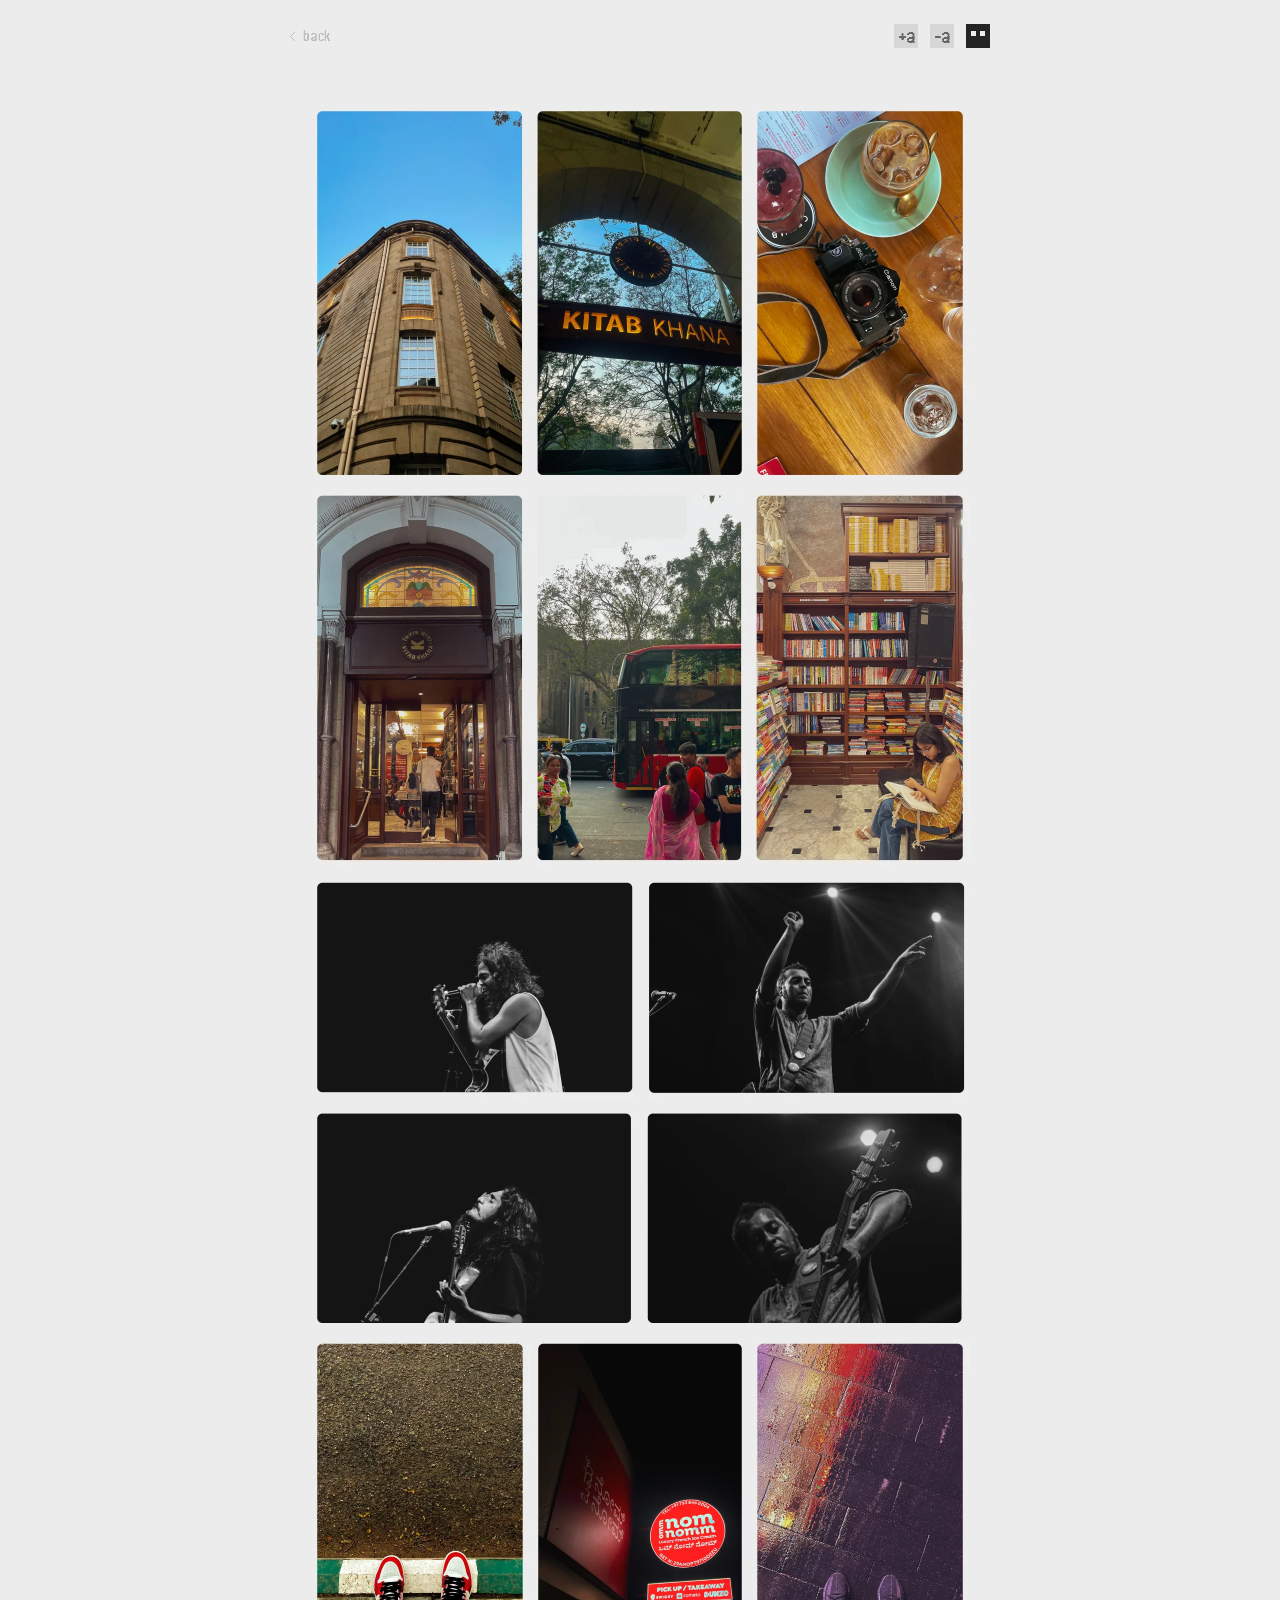
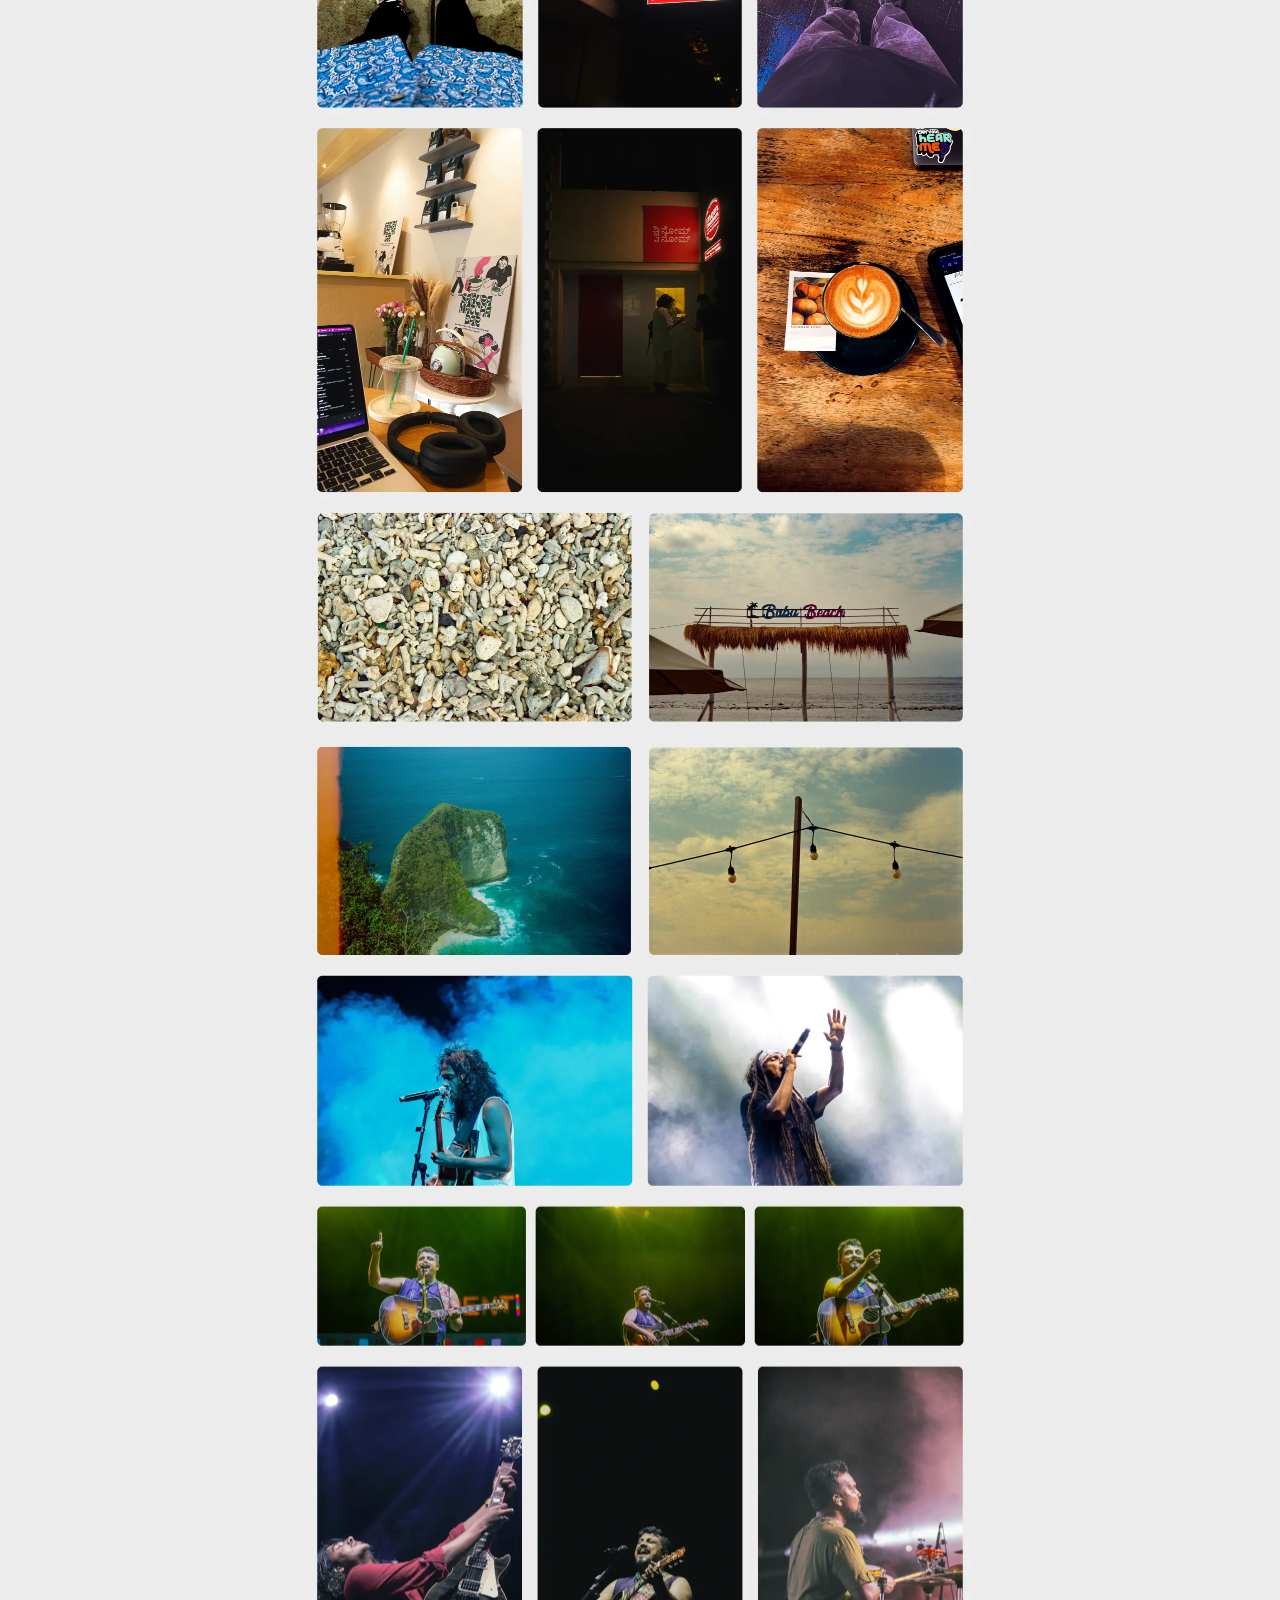
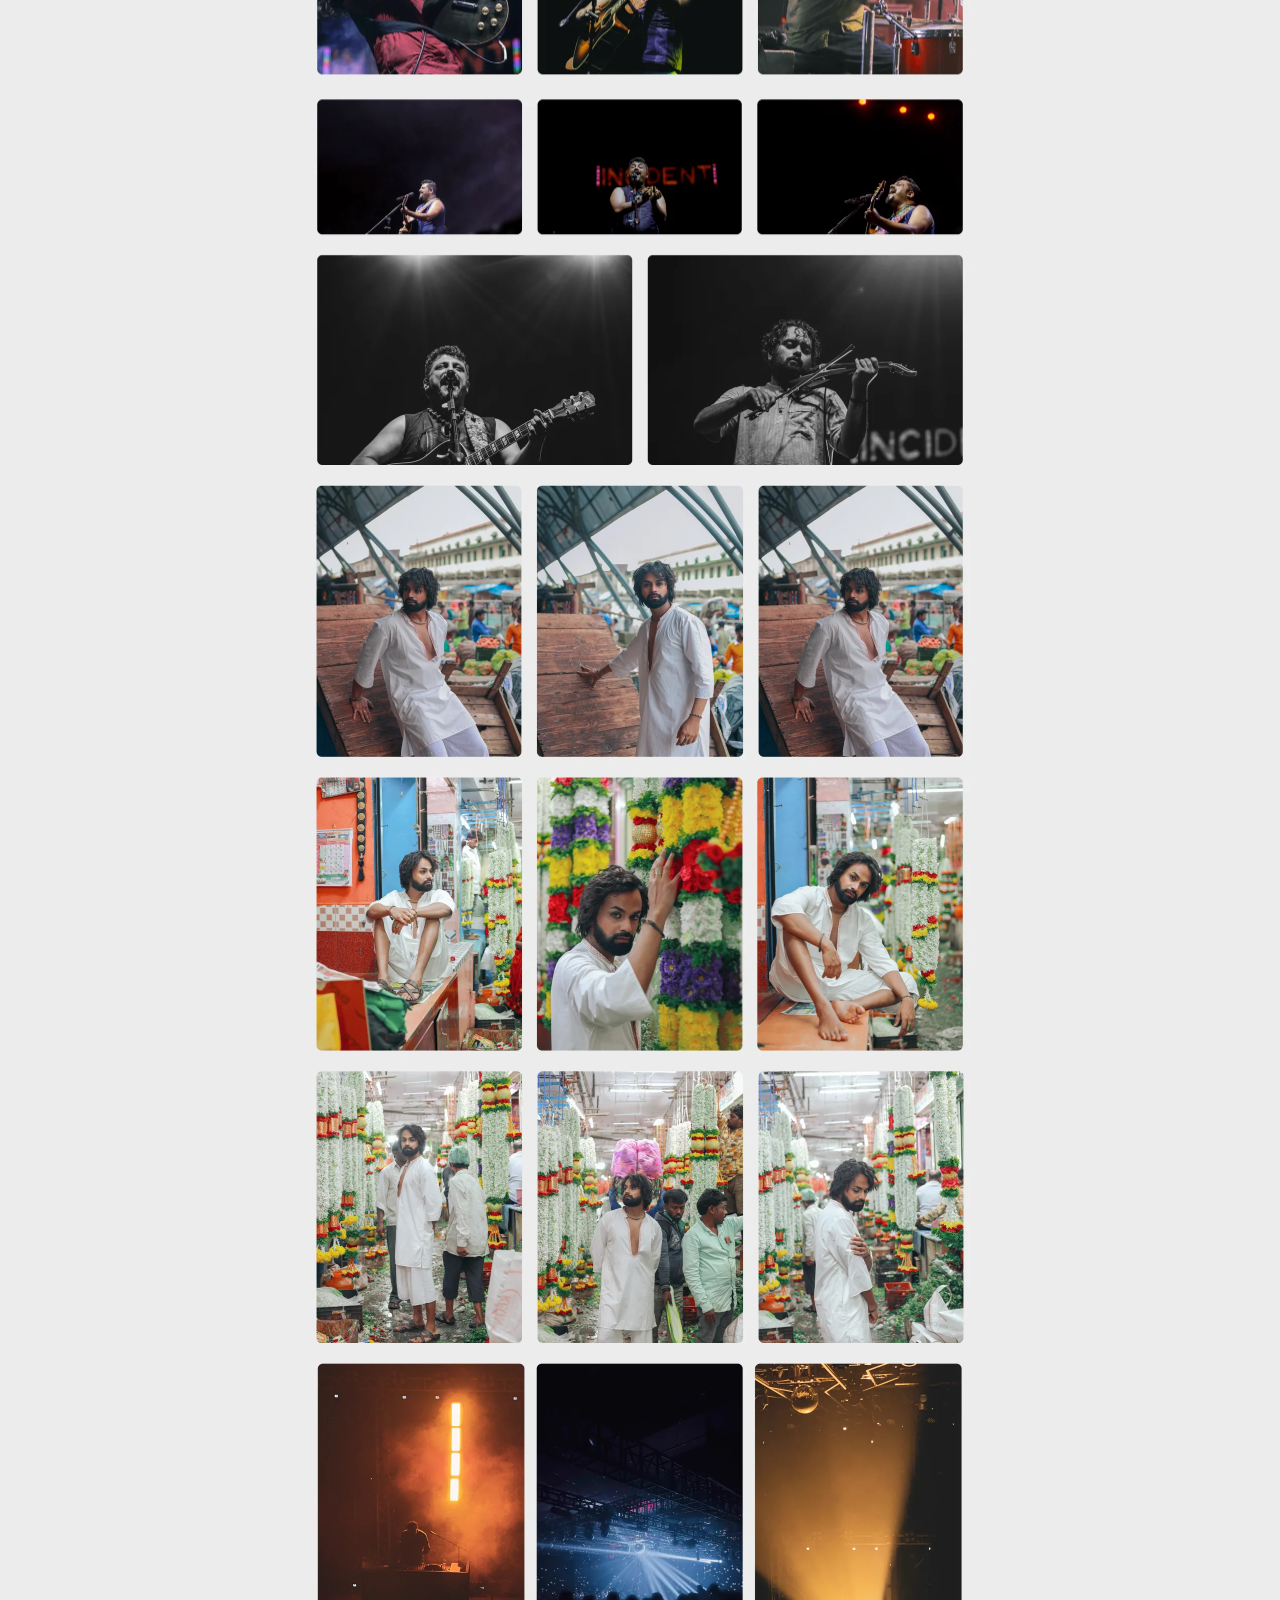
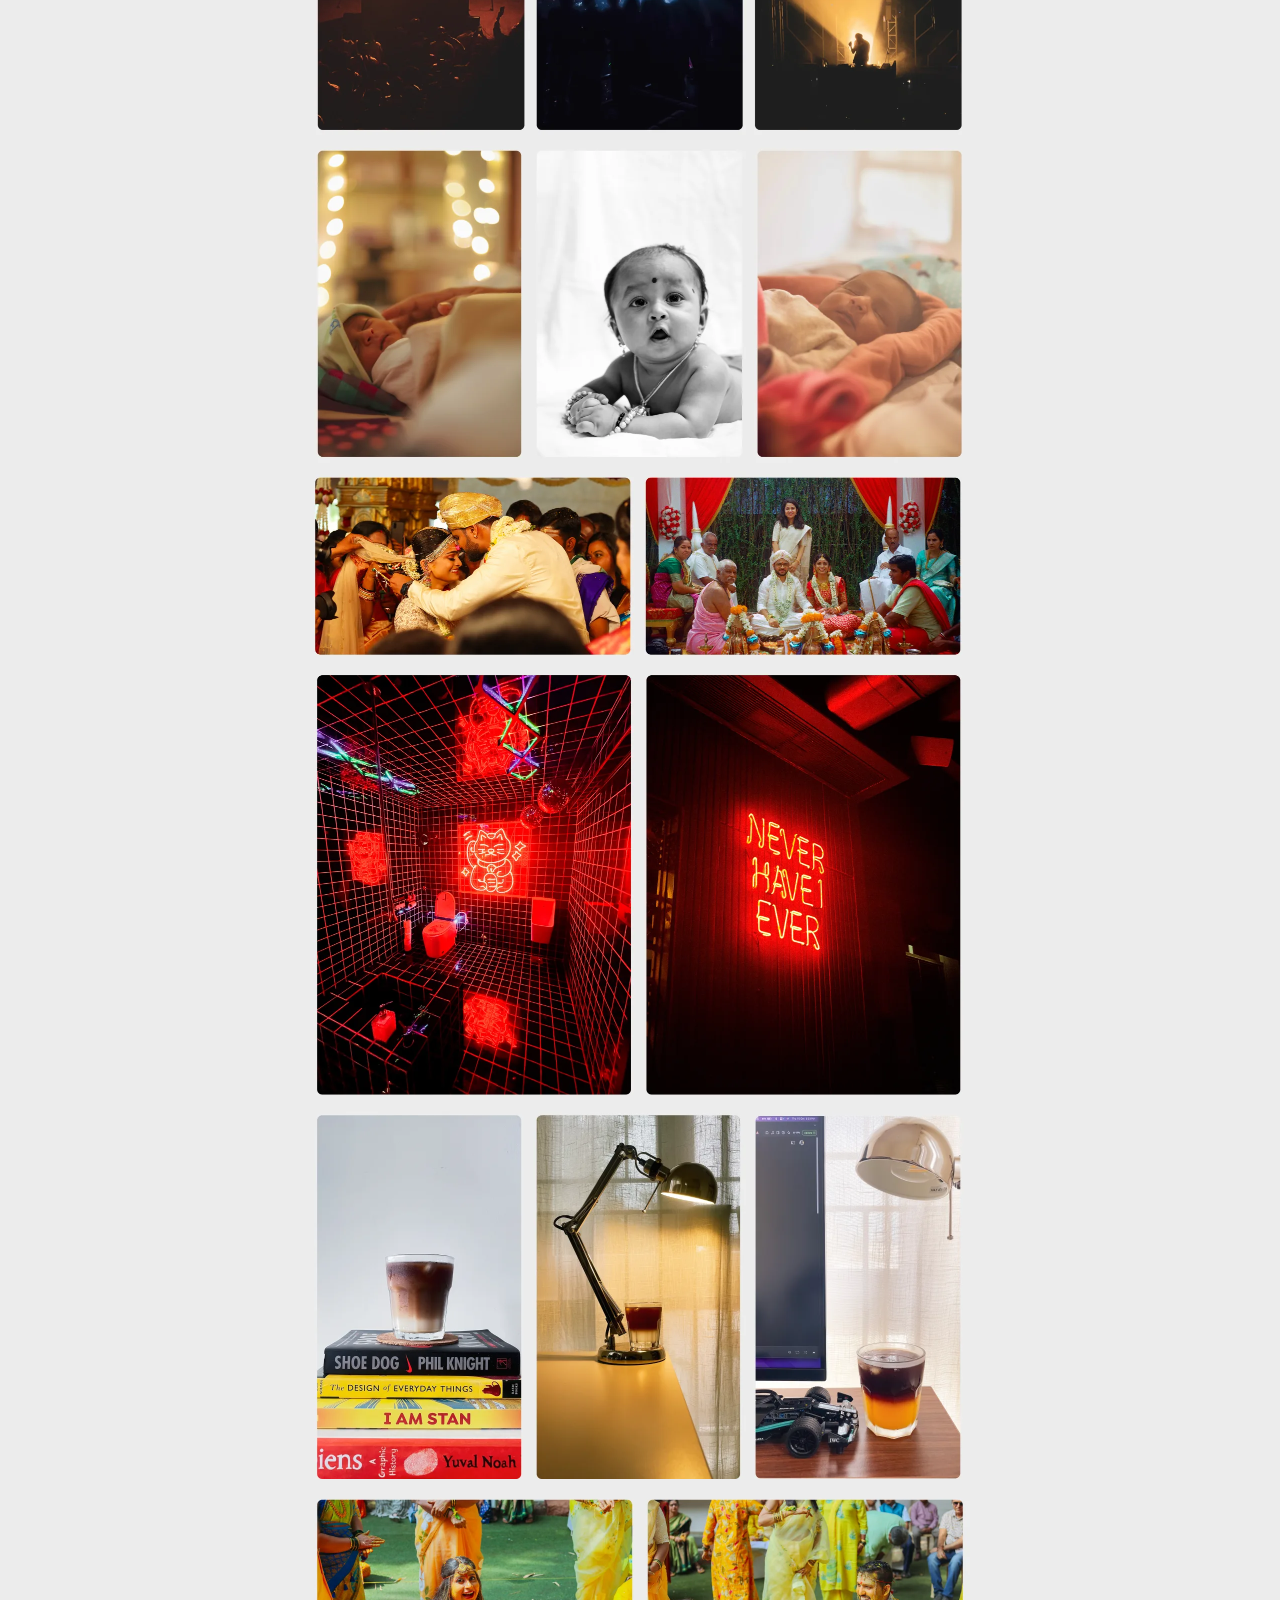
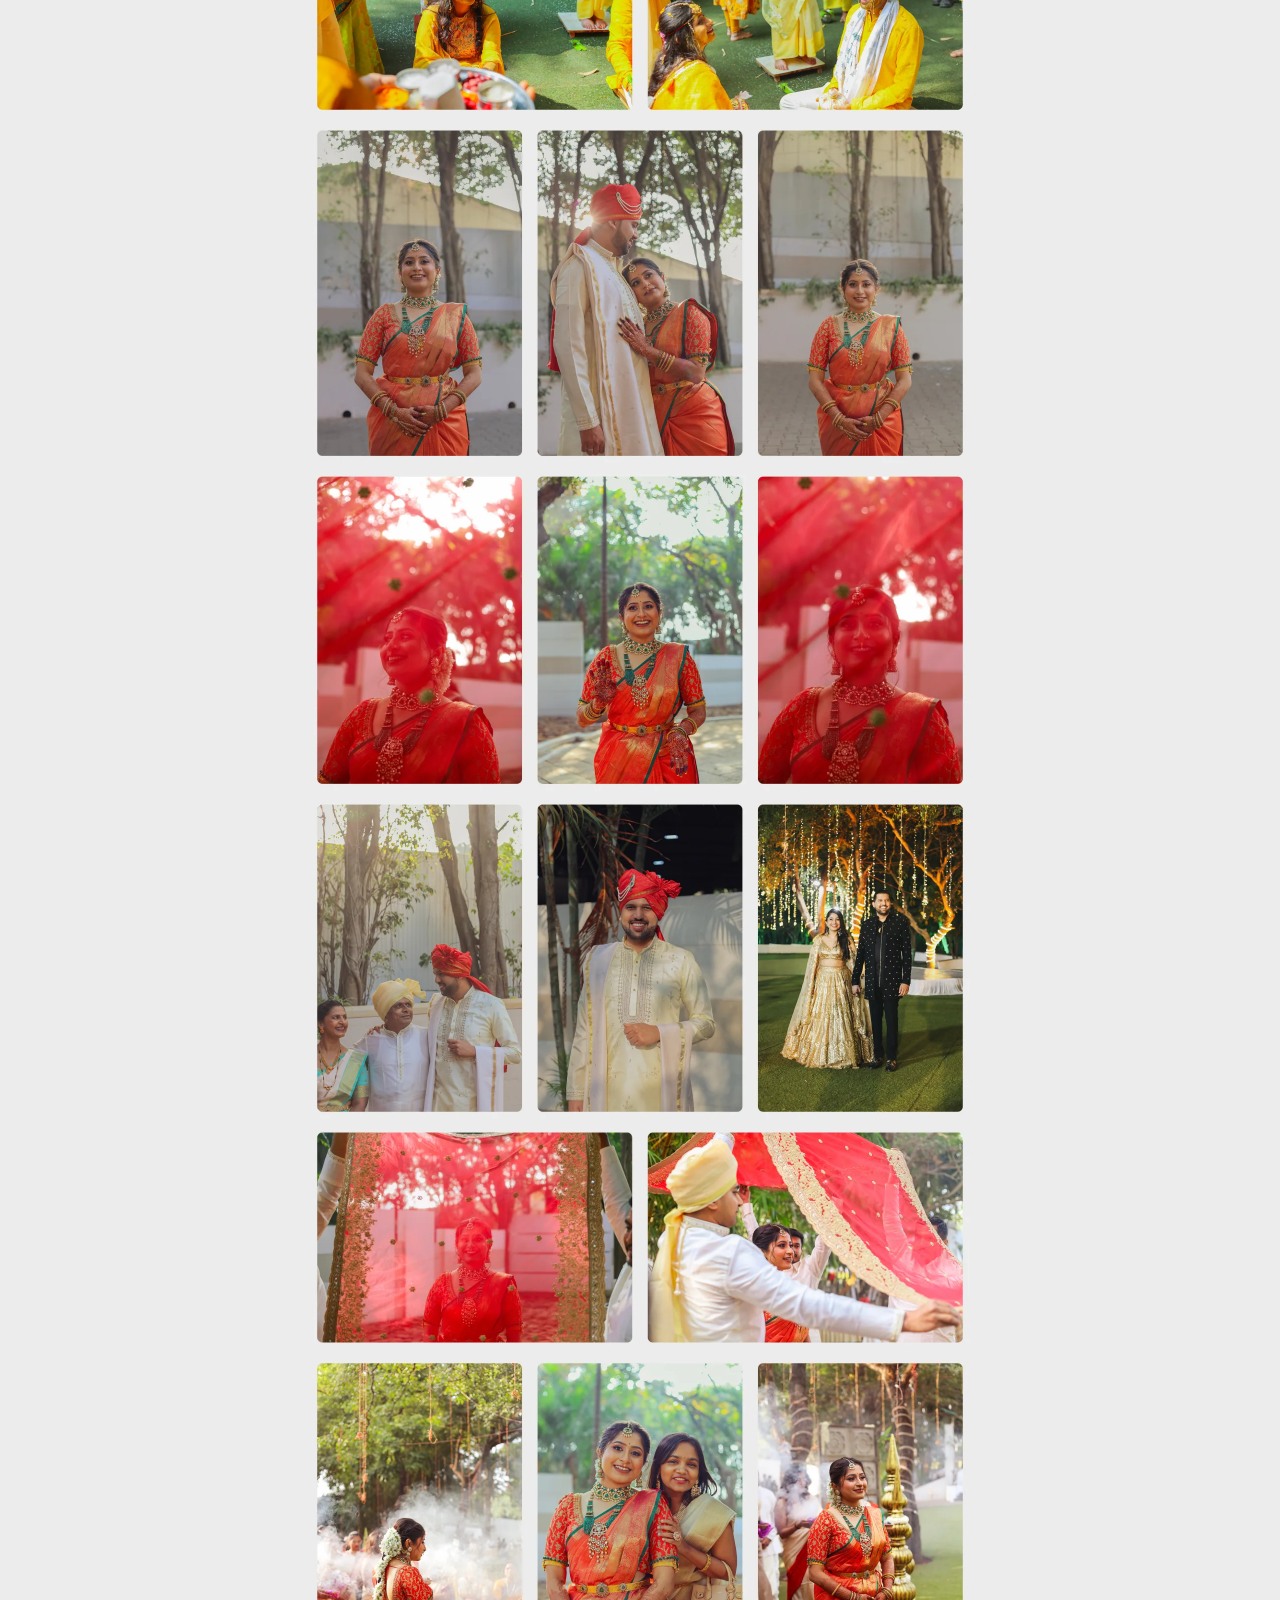
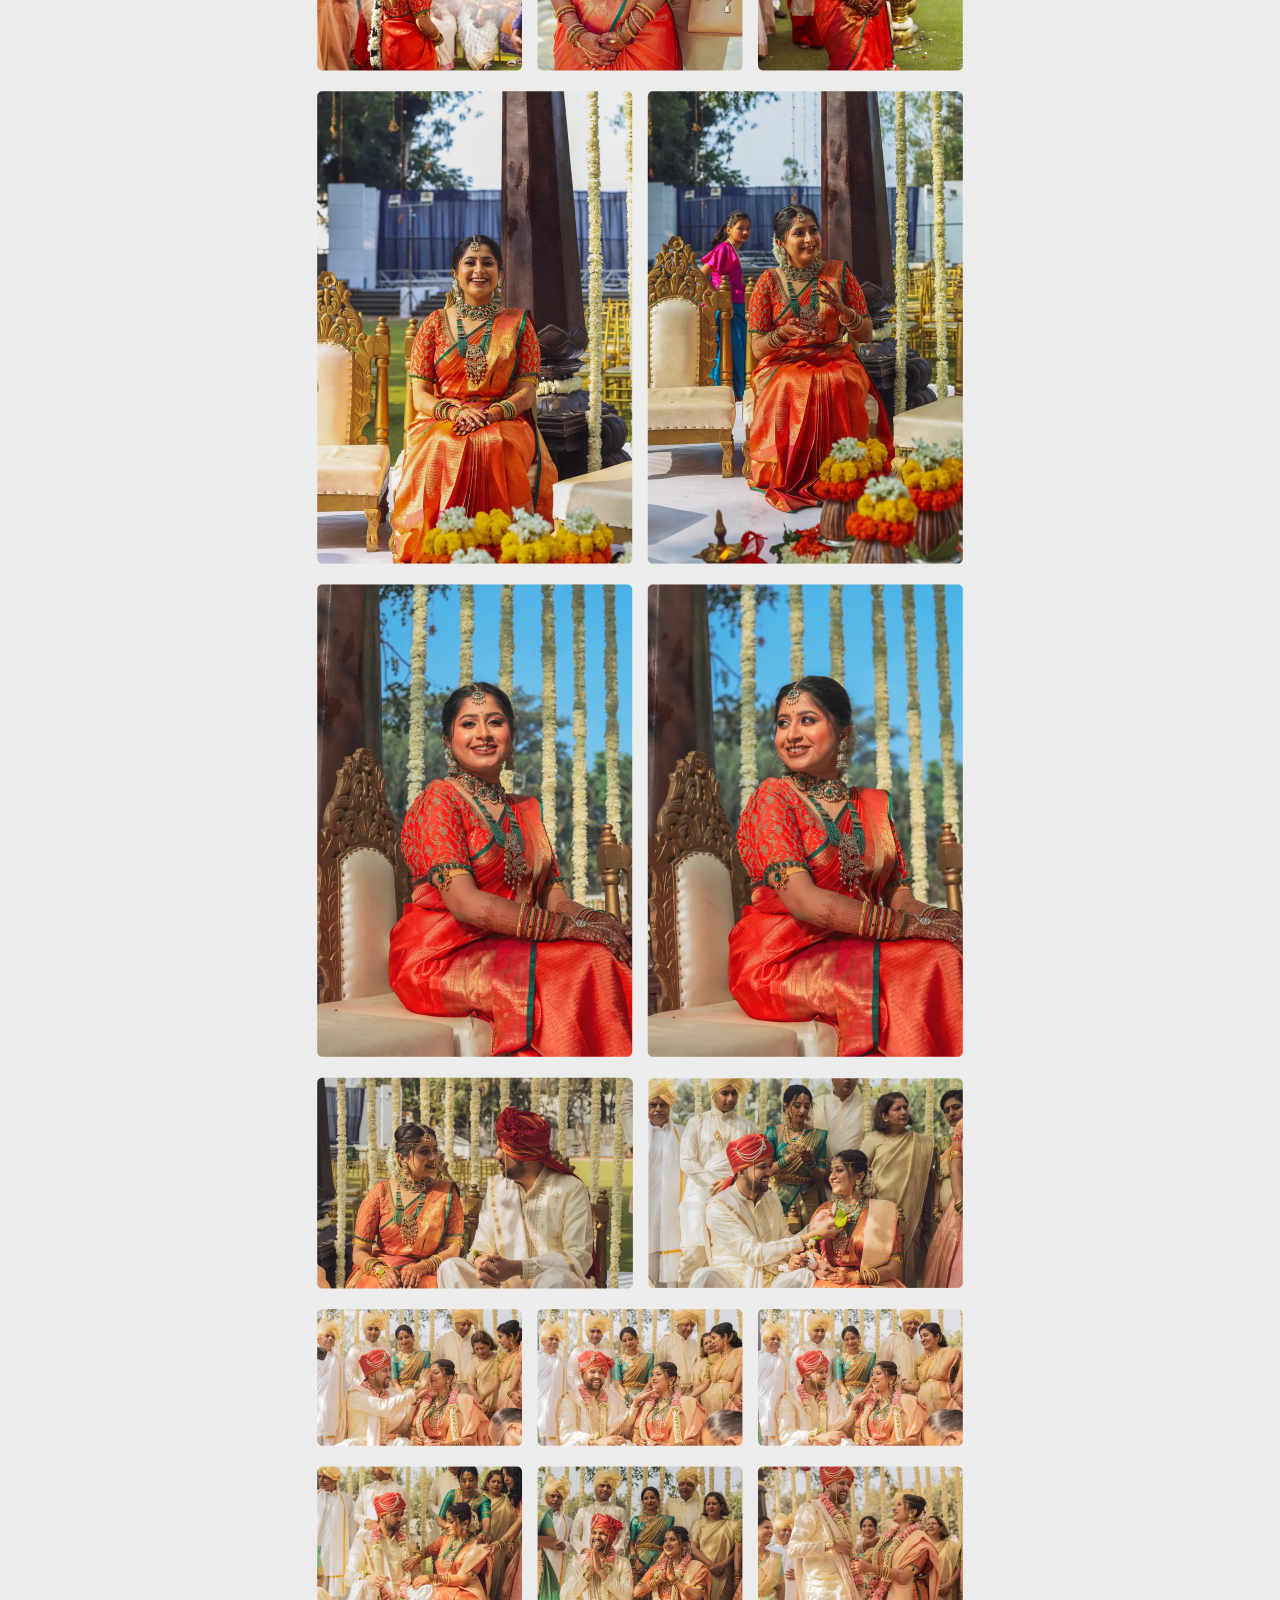
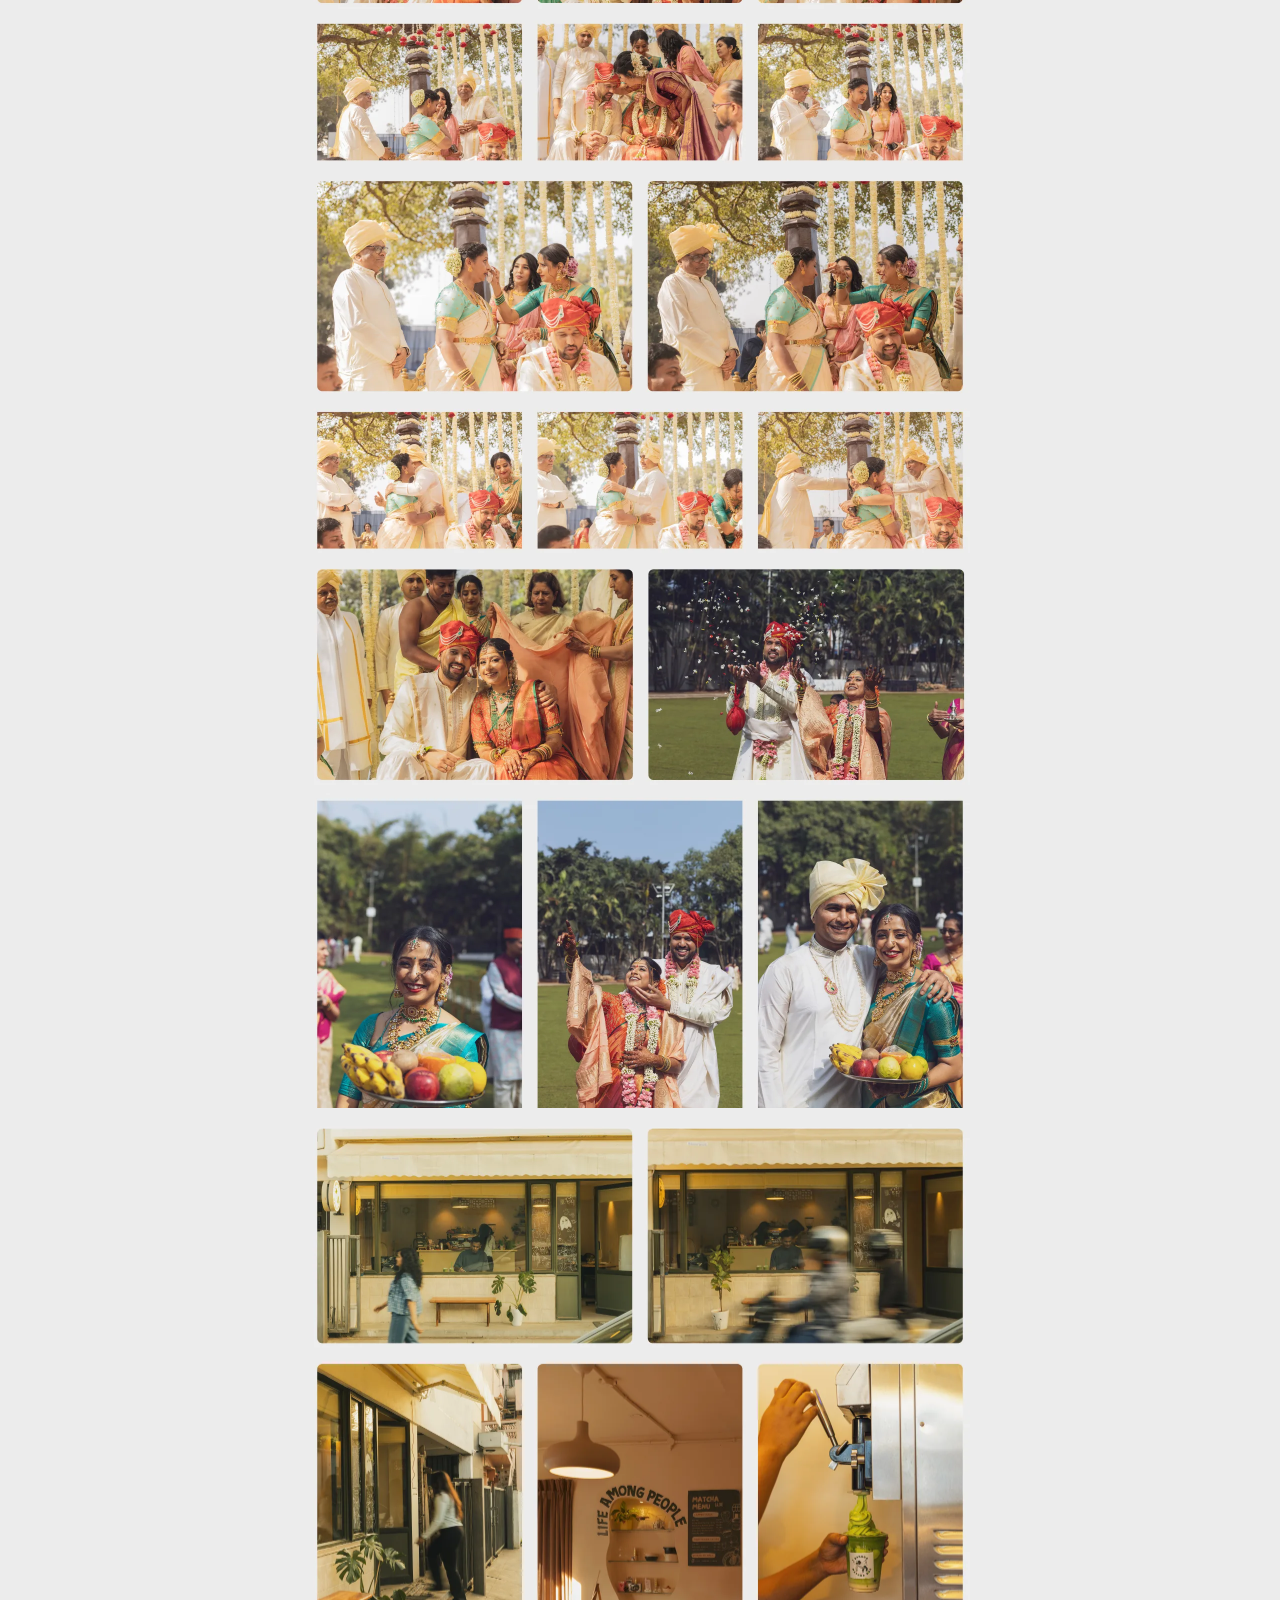
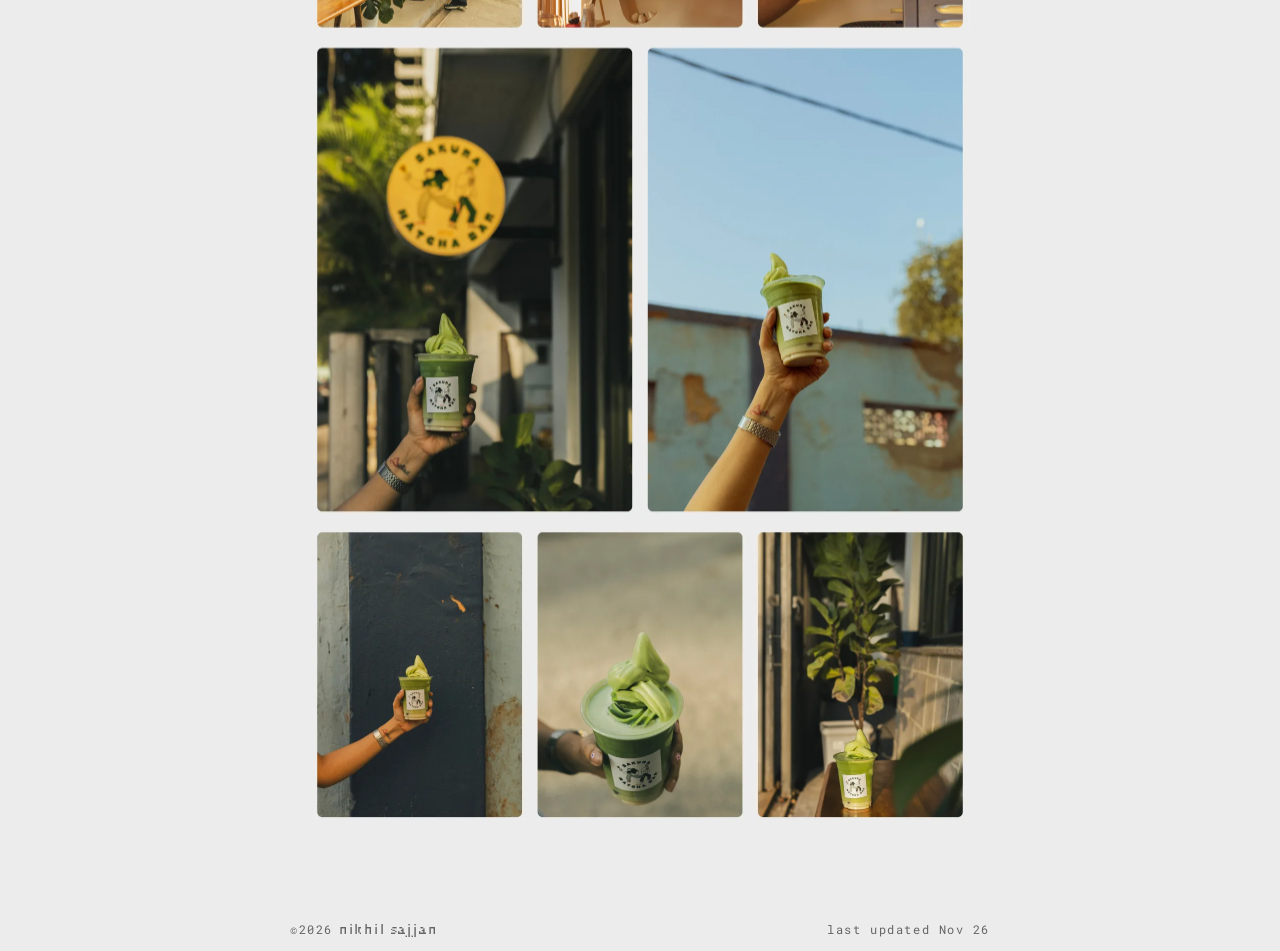
<file: photography.html>
<!DOCTYPE html>
<html lang="en">
<head>
  <meta charset="UTF-8">
  <meta name="viewport" content="width=device-width, initial-scale=1.0">
  <title>photography — nikhil sajjan</title>
  <script>
    (function () {
      var q = new URLSearchParams(location.search).get('theme');
      var saved = null;
      try { saved = localStorage.getItem('theme'); } catch (e) {}
      var t = q || saved || (matchMedia('(prefers-color-scheme: dark)').matches ? 'dark' : 'light');
      document.documentElement.setAttribute('data-theme', t);
      var steps = [0.875, 1, 1.125, 1.25, 1.375], s = null;
      // a fresh visit (a refresh, or arriving from outside the site: typed,
      // bookmarked, linked) starts at the default text size; clicking between
      // the pages, or back and forward, keeps the size chosen
      var nav = performance.getEntriesByType && performance.getEntriesByType('navigation')[0];
      var how = nav ? nav.type : 'navigate';
      var fresh = how === 'reload' || (how !== 'back_forward' && document.referrer.indexOf(location.origin + '/') !== 0);
      if (fresh) document.documentElement.setAttribute('data-fresh', '');
      try {
        if (fresh) localStorage.removeItem('textStep');
        s = parseInt(localStorage.getItem('textStep'), 10);
      } catch (e) {}
      if (steps[s] && s !== 1) document.documentElement.style.setProperty('--fs', steps[s]);
    })();
  </script>
  <link rel="preconnect" href="https://fonts.googleapis.com">
  <link rel="preconnect" href="https://fonts.gstatic.com" crossorigin>
  <link href="https://fonts.googleapis.com/css2?family=Handjet:wght@400;600;700&family=Roboto+Mono:wght@400;500&display=swap" rel="stylesheet">
  <link rel="stylesheet" href="styles.css?v=2026-10-19a">
  <script>
    /* Page-to-page View Transitions, only when the home page this visit came
       from opts in too (experiments v1 does; index.html doesn't). A one-sided
       opt-in only starts a transition the browser cancels with a console
       error. app.js records it as sessionStorage 'home-vt'. */
    (function () {
      var vt = null;
      try { vt = sessionStorage.getItem('home-vt'); } catch (e) {}
      if (vt !== '1' || matchMedia('(prefers-reduced-motion: reduce)').matches) return;
      var s = document.createElement('style');
      s.textContent = '@view-transition { navigation: auto; }';
      document.head.appendChild(s);
    })();
  </script>
  <link rel="stylesheet" href="fx/case.css?v=2026-10-28a">
</head>
<body>
  <div class="page">
    <main class="column case">

      <!-- Figma 367:19583 -->
      <header class="topbar">
        <a class="back" href="index.html">
          <svg viewBox="0 0 5 9" fill="none" aria-hidden="true"><path d="M4.5 8.5L0.5 4.5L4.5 0.5" stroke="currentColor" stroke-linecap="round" stroke-linejoin="round"/></svg>
          back
        </a>
        <div class="topbar-tools">
          <button class="text-step" type="button" data-step="1" aria-label="Larger text">+a</button>
          <button class="text-step" type="button" data-step="-1" aria-label="Smaller text">-a</button>
          <button class="toggle" id="theme-toggle" type="button" aria-label="Switch theme">
            <img class="icon-light" src="[data-uri]" alt="">
            <img class="icon-dark" src="[data-uri]" alt="">
          </button>
        </div>
      </header>

      <div class="photo-stack">
        <span class="photo-item" style="--ar: 1400 / 2478">
          <img src="assets/photography-web/1.webp" alt="Photograph 1 of 8" width="1400" height="2478">
        </span>
        <span class="photo-item" style="--ar: 1400 / 2463">
          <img src="assets/photography-web/2.webp" alt="Photograph 2 of 8" width="1400" height="2463" loading="lazy">
        </span>
        <span class="photo-item" style="--ar: 1400 / 2221">
          <img src="assets/photography-web/3.webp" alt="Photograph 3 of 8" width="1400" height="2221" loading="lazy">
        </span>
        <span class="photo-item" style="--ar: 1400 / 1756">
          <img src="assets/photography-web/4.webp" alt="Photograph 4 of 8" width="1400" height="1756" loading="lazy">
        </span>
        <span class="photo-item" style="--ar: 1400 / 3471">
          <img src="assets/photography-web/5.webp" alt="Photograph 5 of 8" width="1400" height="3471" loading="lazy">
        </span>
        <span class="photo-item" style="--ar: 1400 / 5556">
          <img src="assets/photography-web/6.webp" alt="Photograph 6 of 8" width="1400" height="5556" loading="lazy">
        </span>
        <span class="photo-item" style="--ar: 1400 / 3302">
          <img src="assets/photography-web/7.webp" alt="Photograph 7 of 8" width="1400" height="3302" loading="lazy">
        </span>
        <span class="photo-item" style="--ar: 1400 / 2749">
          <img src="assets/photography-web/8.webp" alt="Photograph 8 of 8" width="1400" height="2749" loading="lazy">
        </span>
      </div>

      <footer class="footer">
        <div class="line">
          <span><span class="copy"><span class="copy-mark">&copy;</span>2026</span> <span class="sig">nikhil sajjan</span></span>
        </div>
        <div class="line updated">last updated Nov 26</div>
      </footer>

    </main>
  </div>

  <script src="app.js?v=2026-10-19a"></script>
  <script src="fx/case.js?v=2026-10-28a"></script>
</body>
</html>
</file>
<file: styles.css>
/* ---------- Custom fonts: drop files in ./fonts and declare them here ---------- */
@font-face {
  font-family: 'Redaction 100';
  font-weight: 400;
  font-style: normal;
  font-display: swap;
  src: url('fonts/Redaction_100-Regular.woff2') format('woff2'),
       local('Redaction 100 Regular'), local('Redaction100-Regular');
}
@font-face {
  font-family: 'Redaction 100';
  font-weight: 700;
  font-style: normal;
  font-display: swap;
  src: url('fonts/Redaction_100-Bold.woff2') format('woff2'),
       url('fonts/Redaction100-Bold.otf') format('opentype'),
       local('Redaction 100 Bold'), local('Redaction100-Bold');
}

/* ---------- Theme tokens (from Figma) ---------- */
:root {
  --bg: #ececec;
  --bg-desktop: #ececec;
  --dot: #d7d7d7;
  --name: #242424;
  --subtitle: #7b7b7b;
  --body: #4f4f4f;
  --heading: #393939;
  --muted: #a7a7a7;
  --year: #919191;
  --footer: #656565;
  --chip: #bdbdbd;   /* chip fill, "back" link, WIP border */
  --wip-bg: #f2f2f2;
  --code-bg: #e2e2e2;  /* guide: command blocks, table rules (not in Figma) */
}
[data-theme="dark"] {
  --bg: #242424;
  --bg-desktop: #242424;
  --dot: #4f4f4f;
  --name: #f2f2f2;
  --subtitle: #cccccc;
  --body: #e5e5e5;
  --heading: #f2f2f2;
  --muted: #a7a7a7;
  --year: #b2b2b2;
  --footer: #d8d8d8;
  --chip: #969696;
  --wip-bg: #2f2f2f;  /* extrapolated: no dark home frame in Figma */
  --code-bg: #2f2f2f;
}

/* ---------- Base ---------- */
*, *::before, *::after { box-sizing: border-box; margin: 0; padding: 0; }
html { -webkit-text-size-adjust: 100%; }
body {
  font-family: 'Roboto Mono', ui-monospace, monospace;
  font-weight: 400;
  background: var(--bg);
  color: var(--body);
  -webkit-font-smoothing: antialiased;
  -moz-osx-font-smoothing: grayscale;
}
a {
  color: inherit;
  text-decoration: underline;
  text-underline-position: from-font;
  text-decoration-skip-ink: none;
}
button { font: inherit; color: inherit; background: none; border: 0; cursor: pointer; }
img { max-width: 100%; }
[hidden] { display: none !important; }

/* Mobile-only / desktop-only content switches (matches per-frame copy in Figma) */
.m { display: none; }
@media (max-width: 767px) {
  .m { display: inline; }
  .d { display: none; }
}

/* ---------- Layout ---------- */
.page { display: flex; justify-content: center; }
.column {
  position: relative;
  display: flex;
  flex-direction: column;
  width: 100%;
  min-height: 100vh;
  min-height: 100dvh;
  padding: 0 32px 12px;
}

/* ---------- Dot grid (mobile 14x11, desktop 32x16) ---------- */
.dots {
  display: grid;
  grid-template-columns: repeat(14, 14px);
  justify-content: space-between;
  row-gap: 8px;
}
/* 1s eases the grid between themes. A painted dot lands its colour instantly
   and fades linearly back to grey over 4s while .is-fading (set in app.js). */
.dot { width: 14px; height: 14px; background: var(--dot); transition: background-color 1000ms ease; }
.dot.is-fading { transition: background-color 4000ms linear; }
@media (prefers-reduced-motion: reduce) { .dot, .dot.is-fading { transition: none; } }
/* Toggle: round on touch (Figma 279:31814). With a pointer it rests square and
   rounds on hover (Figma 276:30353 -> 277:30904). */
.toggle {
  position: relative;
  display: block;
  width: 14px;
  height: 14px;
  overflow: hidden;
  border-radius: 7px;
}
@media (hover: hover) {
  .toggle { border-radius: 0; transition: border-radius 200ms ease-out; }
  .toggle:hover, .toggle:focus-visible { border-radius: 7px; }
}
@media (prefers-reduced-motion: reduce) { .toggle { transition: none; } }
.toggle img { position: absolute; inset: 0; display: block; width: 14px; height: 14px; }
.toggle .icon-dark { display: none; }
[data-theme="dark"] .toggle .icon-light { display: none; }
[data-theme="dark"] .toggle .icon-dark { display: block; }
/* Theme ripple (app.js): drop the default cross-fade so only the circle shows.
   Scoped to .theme-ripple so page-to-page View Transitions keep theirs. */
.theme-ripple::view-transition-old(root),
.theme-ripple::view-transition-new(root) { animation: none; mix-blend-mode: normal; }

/* Page-to-page morphs (only on pages that opt in with @view-transition, i.e.
   the inner pages and index_experiments_*.html; index.html doesn't). A project
   title and its preview land on the case title and hero. Left off during a
   theme ripple, which would otherwise lift them out of the circle. */
html:not(.theme-ripple) .case-title { view-transition-name: vt-title; }
html:not(.theme-ripple) :is(.v2-hero img, .photo-stack > .photo-item:first-child img) { view-transition-name: vt-hero; }
/* Playbook timing: page changes settle in about 300ms */
::view-transition-group(*) { animation-duration: 300ms; animation-timing-function: cubic-bezier(0.4, 0, 0.2, 1); }

/* ---------- Hero ---------- */
.hero { margin-top: 20px; }
.hero-top {
  display: flex;
  flex-wrap: wrap;
  align-items: baseline;
  justify-content: space-between;
  column-gap: 16px;
  margin-bottom: 4px;
}
.links { display: flex; gap: 12px; font-size: 12px; line-height: 16px; color: var(--body); }
.name {
  font-family: 'Redaction 100', 'Courier New', monospace;
  font-weight: 700;
  font-size: calc(20px * var(--fs, 1));
  line-height: calc(24px * var(--fs, 1));
  letter-spacing: calc(2.6px * var(--fs, 1));
  color: var(--name);
}
/* Typing caret — present only while the name is being typed */
.name-text { cursor: default; }
.name.is-typing .name-text::after {
  content: "_";
  animation: name-caret 800ms steps(1, end) infinite;
}
@keyframes name-caret { 0%, 49% { opacity: 1; } 50%, 100% { opacity: 0; } }
@media (prefers-reduced-motion: reduce) {
  .name.is-typing .name-text::after { content: none; }
}

.role {
  font-size: calc(12px * var(--fs, 1));
  line-height: calc(16px * var(--fs, 1));
  color: var(--subtitle);
}

/* ---------- Bio ---------- */
.bio {
  display: flex;
  flex-direction: column;
  gap: 16px;
  margin-top: 20px;
  font-size: calc(12px * var(--fs, 1));
  line-height: calc(16px * var(--fs, 1));
  color: var(--body);
  overflow-wrap: break-word;
}

/* ---------- Sections (work / featured) ---------- */
.section { margin-top: 40px; }
.section-head {
  display: flex;
  align-items: center;
  gap: 20px;
  margin-bottom: 16px;
  font-family: 'Handjet', 'Roboto Mono', monospace;
  font-weight: 600;
  font-variation-settings: "ELGR" 1, "ELSH" 2;
  font-size: 16px;
  line-height: 18px;
  letter-spacing: 0.05em;
  color: var(--heading);
  white-space: nowrap;
}
.section-head .inactive { color: var(--muted); }

/* Tabs: work / lab / experiments / featured / writings */
.tab { padding: 0; color: var(--muted); }
/* five tabs overrun a 320px column at the 20px gap */
@media (max-width: 399px) { .section-head { gap: 12px; } }
.tab[aria-selected="true"] { color: var(--heading); }

.list { display: flex; flex-direction: column; gap: 14px; }
.row { position: relative; display: flex; flex-direction: column; }
.row-head {
  display: flex;
  align-items: center;
  justify-content: space-between;
  min-height: 16px;
  white-space: nowrap;
}
.row-title {
  flex: 1;
  display: flex;
  align-items: baseline;
  gap: 4px;
  font-size: calc(12px * var(--fs, 1));
  line-height: calc(16px * var(--fs, 1));
  color: var(--body);
}
.row-title a { text-decoration: none; }
.row-title a:hover { text-decoration: underline; }
.sep, .year { display: none; }
.company {
  margin-left: auto;
  font-size: 12px;
  line-height: 16px;
  color: var(--muted);
  text-align: right;
}
.tags { display: none; }

/* One-line summary under a work row (Figma 323:15750). Shown on hover or
   focus with a pointer, on tap on touch. */
.row-desc {
  display: grid;
  grid-template-rows: 0fr;
  opacity: 0;
  font-size: calc(12px * var(--fs, 1));
  line-height: calc(16px * var(--fs, 1));
  color: var(--year);
  white-space: normal;
  /* Rows ease open and shut rather than snapping, so moving between them
     doesn't jolt the list */
  transition: grid-template-rows 250ms ease, opacity 200ms ease;
}
.row-desc p { min-height: 0; overflow: hidden; }
.row-desc p::before { content: ""; display: block; height: 4px; }
.row-desc em { font-style: italic; color: var(--body); }
.row.is-open .row-desc { grid-template-rows: 1fr; opacity: 1; }
.title, .company, .tags { transition: color 250ms ease, font-weight 250ms ease; }
@media (prefers-reduced-motion: reduce) {
  .row-desc, .title, .company, .tags { transition: none; }
}

/* Post-it accent on the active tab and contact links, colour picked per visit
   in the <head> of index.html */
[data-accent] .links a,
[data-accent] .tab[aria-selected="true"] {
  padding: 0 3px;
  margin: 0 -3px;
  background: var(--accent);
  color: #242424;
}

/* Every row is one link end to end, as CDC is in Figma (323:15726) */
.list .row-title a::after { content: ""; position: absolute; inset: 0; }
.list .row-title a:hover { text-decoration: none; }

/* WIP badge — revealed on hover (pointer) or tap (touch) for work rows
   with no case study. display:none keeps it out of flow so nothing shifts. */
.wip {
  display: none;
  align-items: center;
  justify-content: center;
  align-self: center;
  margin-left: 4px;
  /* letter-spacing adds 0.7px of dead space after the final letter, which
     pushes the glyphs left of centre; trim it back off the right padding */
  padding: 1.5px 3.3px 1.5px 4px;
  border: 1px solid var(--chip);
  border-radius: 4px;
  background: var(--wip-bg);
  font-family: 'Handjet', 'Roboto Mono', monospace;
  font-weight: 400;
  font-variation-settings: "ELGR" 1, "ELSH" 2;
  font-size: 14px;
  line-height: 16px;
  letter-spacing: 0.05em;
  color: var(--year);
}
.row[data-wip] .row-title { cursor: default; }

@media (hover: hover) {
  .row[data-wip]:hover .wip,
  .row[data-wip]:focus-within .wip { display: inline-flex; }
}
@media (hover: none) {
  #panel-work .row, #panel-writings .row { cursor: pointer; }
}
.row.is-open .wip { display: inline-flex; }

/* Work-row hover preview: 320x180, 20px right of the column, level with the top
   of the hovered row. It only appears when the viewport can fit it:
   (vw+700)/2 + 340 <= vw, i.e. vw >= 1380, rounded to 1390 for scrollbar
   differences. Below that it stays hidden. */
.row-preview {
  position: absolute;
  left: calc(100% + 20px);
  width: 320px;
  aspect-ratio: 320 / 180;
  object-fit: cover;
  pointer-events: none;
  display: none;
  opacity: 0;
  /* duration is set per change in app.js: 300ms in/out, 450ms between rows */
  transition: opacity 300ms ease;
}
@media (min-width: 1390px) and (hover: hover) {
  .row-preview { display: block; }
}
.row-preview:not([src]) { visibility: hidden; }
.row-preview.is-visible { opacity: 1; }
@media (prefers-reduced-motion: reduce) { .row-preview { transition: none; } }

/* Touch only: tapping a work row expands its image below at column width.
   For CDC the wrapper is a link, so the image is the way into the case study. */
.row-inline { display: block; width: 100%; text-decoration: none; }
.row-inline img, .row-inline video {
  display: block;
  width: 100%;
  aspect-ratio: 600 / 338;
  object-fit: cover;
}

/* ---------- Footer ---------- */
.footer {
  display: flex;
  flex-direction: column;
  gap: 4px;
  margin-top: auto;
  padding-top: 40px;
  font-size: 8px;
  line-height: 11px;
  letter-spacing: 1.04px;
  color: var(--footer);
  white-space: nowrap;
}
.footer .line { display: flex; align-items: baseline; gap: 2px; line-height: 1.2; }
.footer .copy-mark { font-size: 10px; }
.footer .sig {
  font-family: 'Redaction 100', 'Courier New', monospace;
  font-weight: 400;
  font-style: normal;
}
/* Home: the footer stays pinned to the bottom of the screen while the page
   scrolls under it (Figma 323:16986 gives it the page fill for this). The
   column's bottom padding keeps the last row clear of it. */
.home { padding-bottom: 90px; }
.home .footer {
  position: fixed;
  bottom: 0;
  left: 0;
  width: 100%;
  z-index: 10;
  margin-top: 0;
  padding: 8px 32px 12px;
  background: var(--bg);
}

/* ================= Case study ================= */
/* Top bar on every inner page (Figma 367:19583): back on the left, text size
   and theme on the right. Fixed rather than sticky: as a flex item, sticky is
   constrained to its own flex line in Safari and never engages. The bar always
   sits at top:0 anyway, so fixed is visually identical and works everywhere. */
.case .topbar {
  position: fixed;
  top: 0;
  left: 0;
  width: 100%;
  z-index: 10;
  display: flex;
  align-items: center;
  justify-content: space-between;
  gap: 16px;
  padding: 24px 32px 8px;
  background: var(--bg);
}
.case .back {
  display: flex;
  align-items: center;
  gap: 8px;
  font-family: 'Handjet', 'Roboto Mono', monospace;
  font-weight: 400;
  font-variation-settings: "ELGR" 1, "ELSH" 2;
  font-size: 16px;
  line-height: 20px;
  letter-spacing: 0.05em;
  color: var(--chip);
  text-decoration: none;
}
.case .back:hover { text-decoration: underline; }
.case .back svg { flex: none; display: block; width: 5px; height: 9px; }
.topbar-tools { display: flex; align-items: center; gap: 8px; }
/* +a / -a: 14px chips in the dot-grid grey, Handjet like the back link */
.text-step {
  position: relative;
  width: 14px;
  height: 14px;
  overflow: hidden;
  background: var(--dot);
  font-family: 'Handjet', 'Roboto Mono', monospace;
  font-weight: 400;
  font-variation-settings: "ELGR" 1, "ELSH" 2;
  font-size: 14px;
  line-height: 14px;
  letter-spacing: 0;
  color: var(--footer);
  text-align: center;
}
@media (hover: hover) {
  .text-step { transition: border-radius 200ms ease-out; }
  .text-step:hover:not(:disabled), .text-step:focus-visible { border-radius: 7px; }
}
@media (prefers-reduced-motion: reduce) { .text-step { transition: none; } }
.text-step:disabled { opacity: 0.4; cursor: default; }

.column.case { padding-top: 52px; }
.case-head { margin-top: 48px; display: flex; flex-direction: column; gap: 8px; }
.case-title-row {
  display: flex;
  align-items: baseline;
  justify-content: space-between;
  gap: 16px;
  white-space: nowrap;
}
.case-title {
  font-family: 'Handjet', 'Roboto Mono', monospace;
  font-weight: 700;
  font-variation-settings: "ELGR" 1, "ELSH" 2;
  font-size: 32px;
  line-height: 36px;
  letter-spacing: 0.05em;
  color: var(--body);
}
.case-credit {
  display: flex;
  align-items: baseline;
  gap: 2px;
  font-size: 12px;
  line-height: 18px;
}
.case-credit .year { display: inline; color: var(--year); }
.case-credit .sep, .case-credit .client { display: inline; color: var(--muted); }
.case-sub { font-size: calc(12px * var(--fs, 1)); line-height: calc(16px * var(--fs, 1)); color: var(--subtitle); }

.case-meta {
  margin-top: 24px;
  display: flex;
  flex-direction: column;
  gap: 8px;
  font-size: calc(12px * var(--fs, 1));
  line-height: calc(16px * var(--fs, 1));
}
.case-meta .meta-row { display: flex; align-items: baseline; justify-content: space-between; gap: 16px; }
.case-meta dt { color: var(--year); white-space: nowrap; }
.case-meta dd { font-weight: 500; color: var(--body); text-align: right; }

.case-body { margin-top: 32px; display: flex; flex-direction: column; gap: 32px; min-width: 0; }
.case-section { display: flex; flex-direction: column; gap: 16px; min-width: 0; }
.case-section h2 {
  font-size: calc(12px * var(--fs, 1));
  font-weight: 500;
  line-height: calc(16px * var(--fs, 1));
  color: var(--body);
}
.case-section h3 {
  font-size: calc(12px * var(--fs, 1));
  font-weight: 400;
  line-height: calc(16px * var(--fs, 1));
  color: var(--body);
}
.case-section p,
.case-section li {
  font-size: calc(12px * var(--fs, 1));
  line-height: calc(16px * var(--fs, 1));
  color: var(--subtitle);
  overflow-wrap: break-word;
}
.case-section ul { padding-left: 21px; list-style: disc; }
.case-section li { margin-bottom: 0; }
.case-section .prose { display: flex; flex-direction: column; gap: 16px; }
.case-section em.stat { font-style: italic; font-weight: 700; }

/* Screenshot blocks — aspect-ratio reserves space so nothing reflows on load.
   Each block carries --ar-light (and --ar-dark when the dark export differs in
   shape, e.g. CDC Old), so neither theme letterboxes. */
.shot { display: block; width: 100%; height: auto; aspect-ratio: var(--ar-light); }
[data-theme="dark"] .shot { aspect-ratio: var(--ar-dark, var(--ar-light)); }
.shot img { display: block; width: 100%; height: 100%; object-fit: contain; }
[data-theme="dark"] .shot .light-only { display: none; }
.shot .dark-only { display: none; }
[data-theme="dark"] .shot .dark-only { display: block; }

/* ---------- Flow / process diagrams (native chips at every breakpoint) ---------- */
.flow-scroll { min-width: 0; overflow-x: auto; overflow-y: hidden; }
.flow { display: flex; align-items: center; gap: 20px; min-width: 660px; }
.flow-main { flex: 1 1 auto; min-width: 0; }
.flow-row { display: flex; align-items: stretch; justify-content: space-between; gap: 12px; }
.chip {
  padding: 10px;
  border-radius: 2px;
  background: var(--chip);
  font-family: 'Handjet', 'Roboto Mono', monospace;
  font-weight: 400;
  font-variation-settings: "ELGR" 1, "ELSH" 2;
  font-size: 20px;
  line-height: 22px;
  letter-spacing: 0.05em;
  color: var(--heading);
  white-space: nowrap;
}
/* U-turn connector: top line, right elbow, return line, left arrowhead.
   Mirrors Figma "Vector 687" (top y=1, right x=700, bottom y=20, arrow tip x=57). */
.flow-turn {
  position: relative;
  height: 20px;
  margin: 9px 0;
  border-top: 1px solid var(--heading);
  border-right: 1px solid var(--heading);
}
.flow-turn::before {
  content: "";
  position: absolute;
  left: 66px;
  right: 0;
  bottom: 0;
  border-bottom: 1px solid var(--heading);
}
.flow-turn::after {
  content: "";
  position: absolute;
  left: 57px;
  bottom: -5.3px;
  width: 0;
  height: 0;
  border-top: 5.8px solid transparent;
  border-bottom: 5.8px solid transparent;
  border-right: 10px solid var(--heading);
}

/* ---------- Desktop (>= 768px) ---------- */
@media (min-width: 768px) {
  body { background: var(--bg-desktop); }
  .column { width: 700px; padding: 0 0 12px; }

  .dots { grid-template-columns: repeat(32, 14px); }

  /* Home, Figma 323:16443: 700px column, 32 x 12 dot grid */
  /* 300px of open space below the last work row, so the hover previews have
     room to be seen, plus the 34px the pinned footer covers */
  .home { --dot-cols: 32; --dot-rows: 12; padding-bottom: 334px; }
  .home .dots { grid-template-columns: repeat(var(--dot-cols), 14px); }

  .hero { margin-top: 24px; }
  .name { font-size: calc(24px * var(--fs, 1)); line-height: calc(29px * var(--fs, 1)); letter-spacing: calc(3.12px * var(--fs, 1)); }
  .links { font-size: 14px; line-height: 18px; }
  .role { font-size: calc(16px * var(--fs, 1)); line-height: calc(21px * var(--fs, 1)); }

  .bio { margin-top: 32px; font-size: calc(16px * var(--fs, 1)); line-height: calc(21px * var(--fs, 1)); }

  .section { margin-top: 80px; }
  .section-head {
    font-weight: 400;
    font-size: 20px;
    line-height: 22px;
    letter-spacing: 0;
  }
  .tab[aria-selected="true"] { font-weight: 600; }
  /* Spacing as padding, not gap, so the pointer never falls between rows
     (which would drop the hover and snap every row back for a moment) */
  .list { gap: 0; }
  .list .row { padding-bottom: 12px; }
  .list .row:last-child { padding-bottom: 0; }
  .row-head { align-items: baseline; }
  .row-title { flex: none; gap: 12px; font-size: 32px; line-height: 42px; letter-spacing: 1.6px; }
  .row-title .company {
    margin-left: 0;
    font-size: 12px;
    line-height: 16px;
    letter-spacing: 0;
    color: var(--year);
    transition: color 250ms ease, font-size 250ms ease;
  }
  .tags { display: inline; font-size: calc(16px * var(--fs, 1)); line-height: calc(21px * var(--fs, 1)); color: var(--year); }
  .row-desc { font-size: calc(14px * var(--fs, 1)); line-height: calc(18px * var(--fs, 1)); }
  .row-desc p { max-width: 450px; }
  /* Figma 323:16436: 12px after the company, sat on the baseline */
  .wip {
    margin-left: 0;
    align-self: baseline;
    /* trailing letter-spacing trimmed off the right so WIP stays centred */
    padding: 1.5px 2.2px 1.5px 4px;
    font-weight: 400;
    letter-spacing: 1.82px;
  }

  /* Hover (Figma 323:16443): the row goes bold italic, its company steps up to
     14px and its summary opens; the other rows fall back to grey */
  .list .row:hover .title,
  .list .row:focus-within .title { font-weight: 700; font-style: italic; }
  .list .row:hover .company,
  .list .row:focus-within .company { font-size: 14px; line-height: 18px; }
  .list .row:hover .tags,
  .list .row:focus-within .tags { color: var(--subtitle); }
  .list:has(.row:hover) .row:not(:hover) .title { color: var(--year); }
  /* the featured title already fills the column; a 14px label would overrun it */
  .featured .row:hover .company,
  .featured .row:focus-within .company { font-size: 12px; line-height: 16px; }
  .list .row:hover .row-desc,
  .list .row:focus-within .row-desc { grid-template-rows: 1fr; opacity: 1; }
  .sep { display: inline; font-size: 16px; line-height: 21px; letter-spacing: 2.08px; color: var(--muted); }
  .year { display: inline; font-size: 14px; line-height: 18px; color: var(--year); }

  .footer { flex-direction: row; justify-content: space-between; align-items: baseline; gap: 0; }
  .footer .copy, .footer .updated { font-size: 12px; letter-spacing: 1.56px; }
  .footer .copy-mark { font-size: inherit; }
  .footer .sig { font-size: 14px; letter-spacing: 1.82px; }
  /* 9px rather than Figma's 12: Figma trims the text box to the glyphs, the
     browser keeps the line box, so this lands the baseline 12px from the edge */
  .home .footer { left: 50%; width: 700px; padding: 8px 0 9px; transform: translateX(-50%); }

  /* Case study */
  .case .topbar {
    left: 50%;
    width: 700px;
    transform: translateX(-50%);
    padding-left: 0;
    padding-right: 0;
  }
  .case-head { margin-top: 48px; }
  .case-credit { font-size: 14px; }
  .case-sub { font-size: calc(14px * var(--fs, 1)); line-height: calc(18px * var(--fs, 1)); }
  .case-meta { font-size: calc(14px * var(--fs, 1)); line-height: calc(18px * var(--fs, 1)); }
  .case-section h2 { font-size: calc(14px * var(--fs, 1)); line-height: calc(18px * var(--fs, 1)); }
  .case-section h3 { font-size: calc(14px * var(--fs, 1)); line-height: calc(18px * var(--fs, 1)); }
  .case-section p, .case-section li { font-size: calc(14px * var(--fs, 1)); line-height: calc(18px * var(--fs, 1)); }
  .flow { min-width: 0; }
}

/* ================= Photography ================= */
.photo-stack { margin-top: 24px; display: flex; flex-direction: column; min-width: 0; }
.photo-item { display: block; width: 100%; aspect-ratio: var(--ar); }
.photo-item img { display: block; width: 100%; height: 100%; object-fit: cover; }

@media (min-width: 768px) {
  .photo-stack { margin-top: 32px; }
}

/* ================= Case study v2 (Figma 330:17690) ================= */
.v2 .back { color: var(--muted); letter-spacing: 0.13em; }
.v2 .case-head { margin-top: 20px; }
.v2 .v2-hero { margin-top: 24px; }
.v2 .case-body { margin-top: 24px; gap: 32px; }
.v2 .case-section h2 { font-weight: 500; font-size: calc(14px * var(--fs, 1)); line-height: calc(18px * var(--fs, 1)); letter-spacing: 0.13em; }
.v2 .case-section .prose { gap: 16px; }
.v2-fig { display: flex; flex-direction: column; gap: 8px; min-width: 0; }
.v2-fig figcaption {
  font-style: italic;
  font-weight: 500;
  font-size: calc(12px * var(--fs, 1));
  line-height: calc(16px * var(--fs, 1));
  color: var(--subtitle);
  text-align: center;
}
.v2-flow { gap: 16px; }
.v2-flow .v2-label { font-style: normal; font-weight: 400; text-align: left; }

@media (min-width: 768px) {
  .v2 .case-title { font-size: 32px; line-height: 36px; letter-spacing: 0.13em; }
  .v2 .case-credit { letter-spacing: 0.13em; }
  .v2 .case-sub { font-size: calc(16px * var(--fs, 1)); line-height: calc(21px * var(--fs, 1)); }
  .v2 .case-meta { letter-spacing: 0.13em; }
  .v2 .v2-hero { margin-top: 32px; }
  .v2 .case-body { margin-top: 32px; gap: 24px; }
  .v2 .case-section h2 { font-size: calc(18px * var(--fs, 1)); line-height: calc(24px * var(--fs, 1)); }
  /* paragraphs are a blank line apart, as in Figma */
  .v2 .case-section .prose { gap: 21px; }
  .v2 .case-section p, .v2 .case-section li { font-size: calc(16px * var(--fs, 1)); line-height: calc(21px * var(--fs, 1)); }
  .v2-fig figcaption { font-size: calc(14px * var(--fs, 1)); line-height: calc(18px * var(--fs, 1)); }
}
/* 300px of room after the last section, so the story can finish scrolling
   before the footer */
@media (min-width: 768px) {
  .v2 .footer { padding-top: 300px; }
}

/* ================= Case study v3 type scale (Figma 429:19419) =================
   Learn is the trial page: section headings 24px and body 16px on desktop.
   Sits on top of .v2; CDC and the other pages move over once it's signed off. */
.shot video { display: block; width: 100%; height: 100%; object-fit: contain; }
.v3 .case-section h2 { font-size: calc(18px * var(--fs, 1)); line-height: calc(24px * var(--fs, 1)); }
.v3 .case-section p { font-size: calc(14px * var(--fs, 1)); line-height: calc(18px * var(--fs, 1)); }
.v3 .stat-big { display: block; font-size: calc(32px * var(--fs, 1)); line-height: calc(42px * var(--fs, 1)); }

@media (min-width: 768px) {
  .v3 .case-section h2 { font-size: calc(24px * var(--fs, 1)); line-height: calc(32px * var(--fs, 1)); }
  .v3 .case-section p { font-size: calc(16px * var(--fs, 1)); line-height: calc(21px * var(--fs, 1)); }
  .v3 .stat-big { font-size: calc(40px * var(--fs, 1)); line-height: calc(53px * var(--fs, 1)); }
}

/* ================= Essay (Figma 531:45312, Just ask it I say) =================
   On top of .v3: 18px body on desktop, 20px sub-headings, 8px between a heading
   and what follows it, 32px between sections. Paragraphs are a blank line apart. */
.essay .case-section { gap: 8px; }
.essay .case-section p, .essay .case-section li { font-size: calc(14px * var(--fs, 1)); line-height: calc(19px * var(--fs, 1)); }
.essay .case-section .prose { gap: calc(19px * var(--fs, 1)); }
.essay .case-section ul { padding-left: 27px; }
.essay .case-section h3 { font-weight: 600; color: var(--subtitle); letter-spacing: 0; font-size: calc(16px * var(--fs, 1)); line-height: calc(21px * var(--fs, 1)); }
.essay .prose strong { font-weight: 700; }
.essay-closing { font-style: italic; font-weight: 500; color: var(--subtitle); }
.essay .case-section .essay-closing { font-size: calc(16px * var(--fs, 1)); line-height: calc(21px * var(--fs, 1)); }
/* the crawl photos: the set-up straightened by 0.54° and cropped, the phone beside it */
.essay-pair { display: flex; flex-direction: column; gap: 8px; min-width: 0; }
.essay-pair-row { display: grid; grid-template-columns: 550fr 142fr; gap: 8px; }
.essay-setup { position: relative; display: block; aspect-ratio: 550 / 309; overflow: hidden; background: #fff; }
.essay-setup-turn {
  position: absolute;
  left: -1.08%;
  top: -32.02%;
  width: 101.84%;
  height: 149.17%;
  display: flex;
  align-items: center;
  justify-content: center;
}
.essay-setup-crop { position: relative; width: 99.24%; height: 98.88%; overflow: hidden; transform: rotate(0.54deg); }
.essay-setup-crop img { position: absolute; left: 0; top: -0.01%; width: 109.35%; height: 100.02%; max-width: none; }
.essay-phone { display: block; width: 100%; height: 100%; object-fit: cover; }
.essay .essay-pair figcaption { font-style: italic; font-weight: 500; color: var(--subtitle); text-align: left; font-size: calc(12px * var(--fs, 1)); line-height: calc(16px * var(--fs, 1)); }

@media (min-width: 768px) {
  .essay .v2-hero { margin-top: 24px; }
  .essay .case-body { gap: 32px; }
  .essay .case-section p, .essay .case-section li { font-size: calc(18px * var(--fs, 1)); line-height: calc(24px * var(--fs, 1)); }
  .essay .case-section .prose { gap: calc(24px * var(--fs, 1)); }
  .essay .case-section h3 { font-size: calc(20px * var(--fs, 1)); line-height: calc(26px * var(--fs, 1)); }
  .essay .case-section .essay-closing { font-size: calc(20px * var(--fs, 1)); line-height: calc(26px * var(--fs, 1)); }
  .essay .essay-pair figcaption { font-size: calc(14px * var(--fs, 1)); line-height: calc(18px * var(--fs, 1)); }
}

/* ================= Guide (Figma 352:19420) ================= */
/* Command blocks with a copy button, the way Claude shows code. The Figma
   frame sets commands as plain text; the box and button are added here. */
.guide .case-sub { font-size: calc(14px * var(--fs, 1)); line-height: calc(18px * var(--fs, 1)); }
.guide .prose strong { font-weight: 700; }
.guide .prose a { color: inherit; text-decoration: underline; text-underline-offset: 2px; }
/* Numbers drawn by hand so they start on the column edge; the browser's
   outside marker overhangs a 24px indent in a monospace face. */
.guide .prose ol { list-style: none; counter-reset: step; }
.guide .prose ol li { position: relative; padding-left: 3ch; counter-increment: step; }
.guide .prose ol li::before { content: counter(step) "."; position: absolute; left: 0; }
.guide h3 { font-weight: 700; color: var(--subtitle); }

.cmd {
  position: relative;
  min-width: 0;
  background: var(--code-bg);
  border-radius: 6px;
}
.cmd pre {
  margin: 0;
  padding: 14px 16px;
  padding-right: 72px;
  overflow-x: auto;
  font-family: 'Roboto Mono', ui-monospace, monospace;
  font-size: calc(12px * var(--fs, 1));
  line-height: calc(18px * var(--fs, 1));
  color: var(--body);
  white-space: pre;
}
.cmd .c { color: var(--year); }  /* shell comments */
.cmd-copy {
  position: absolute;
  top: 8px;
  right: 8px;
  display: flex;
  align-items: center;
  gap: 4px;
  padding: 4px 6px;
  border-radius: 4px;
  font-size: 11px;
  line-height: 14px;
  letter-spacing: 0.05em;
  color: var(--year);
  background: var(--code-bg);
}
.cmd-copy:hover, .cmd-copy:focus-visible { color: var(--body); }
.cmd-copy svg { width: 12px; height: 12px; flex: none; }
.cmd-copy .when-done { display: none; }
.cmd-copy.is-done .when-idle { display: none; }
.cmd-copy.is-done .when-done { display: inline; }

.table-wrap { min-width: 0; overflow-x: auto; }
.guide table {
  width: 100%;
  border-collapse: collapse;
  font-size: calc(12px * var(--fs, 1));
  line-height: calc(16px * var(--fs, 1));
  color: var(--subtitle);
  text-align: left;
}
.guide th { font-weight: 500; color: var(--body); white-space: nowrap; }
.guide th, .guide td { padding: 8px 12px 8px 0; border-bottom: 1px solid var(--code-bg); vertical-align: top; }
.guide thead th { border-bottom-color: var(--chip); }
.guide td.mono { white-space: nowrap; }

/* Collapsible section: the summary reads as a section heading with a +/- */
.more > summary {
  display: flex;
  align-items: baseline;
  justify-content: space-between;
  gap: 16px;
  cursor: pointer;
  list-style: none;
}
.more > summary::-webkit-details-marker { display: none; }
.more > summary::after { content: "+"; font-size: 18px; color: var(--year); }
.more[open] > summary::after { content: "\2212"; }
.more > summary:hover h2, .more > summary:focus-visible h2 { text-decoration: underline; text-underline-offset: 3px; }
.more-title { display: flex; flex-direction: column; gap: 4px; }
.more-hint { font-size: calc(12px * var(--fs, 1)); line-height: calc(16px * var(--fs, 1)); color: var(--year); }
.more[open] .more-hint { display: none; }
.more-body { display: flex; flex-direction: column; gap: 16px; margin-top: 16px; min-width: 0; }

@media (min-width: 768px) {
  .more-hint { font-size: calc(14px * var(--fs, 1)); line-height: calc(18px * var(--fs, 1)); }
  .guide .case-sub { font-size: calc(16px * var(--fs, 1)); line-height: calc(21px * var(--fs, 1)); }
  .cmd pre { font-size: calc(14px * var(--fs, 1)); line-height: calc(21px * var(--fs, 1)); }
  .guide table { font-size: calc(14px * var(--fs, 1)); line-height: calc(18px * var(--fs, 1)); }
  .guide .case-section h3 { font-size: calc(16px * var(--fs, 1)); line-height: calc(21px * var(--fs, 1)); }
}

/* ================= Key guide (fx/fx.js, fx/case-fx.js) ================= */
/* Bottom-right corner of the screen, built on the first arrow press and gone
   a few seconds later. Pointer devices on wide screens only. */
.key-guide {
  position: fixed;
  right: 32px;
  bottom: 24px;
  z-index: 20;
  display: none;
  flex-direction: column;
  gap: 6px;
  padding: 10px 12px;
  background: var(--bg);
  border: 1px solid var(--code-bg);
  border-radius: 6px;
  font-size: 11px;
  line-height: 18px;
  letter-spacing: 0.05em;
  color: var(--year);
  pointer-events: none;
  opacity: 0;
  transform: translateY(6px);
  transition: opacity 250ms ease, transform 250ms ease;
}
@media (min-width: 768px) and (hover: hover) {
  .key-guide { display: flex; }
}
.key-guide.is-on { opacity: 1; transform: none; }
.key-guide div { display: flex; align-items: center; gap: 4px; }
.key-guide kbd {
  min-width: 20px;
  padding: 0 5px;
  font: inherit;
  text-align: center;
  color: var(--body);
  background: var(--code-bg);
  border-radius: 3px;
}
.key-guide span { margin-left: 6px; }
/* the home footer is pinned to the bottom, so sit just above it */
body:has(.home) .key-guide { bottom: 52px; }
@media (prefers-reduced-motion: reduce) { .key-guide { transition: none; } }
</file>
<file: fx/home.css>
/* Home (index.html), live from 2026-10-28 (the earlier home is kept locally
   as index-previous-2026-10-27.html).
   From 1024px: the first screen from Figma 580:26314. The dot grid covers
   most of the screen (24px dots, rows in the Figma grid's 51 x 19
   proportions), the name runs the full width under it, then a tilted ribbon
   with the bio's first line running round. On scroll the grid rises to one
   row while the name shrinks, and both pin. The bio gets a screen of its own,
   then the work list with large titles; the project image follows the pointer.
   Below 1024px: the same idea for a phone. The grid fills the first screen
   above a one-line name, and when it pins the role sits beside the name.
   Every width: the pet is the theme toggle, ▶ plays snake / music in the grid
   (fx/home-play.js). Layout and sizes come from fx/home.js. */

/* The ribbon is set in Roboto Mono for now. The Figma faces are PP Neue
   Montreal Mono Book (the text) and Replica Mono (the star): both commercial,
   so their files stay local until there are web licences. Then add their
   @font-face rules back (see fx/home-2026-10-27-v3.css) and put them first
   in --hm-ribbon-font and --hm-star-font below. */
:root {
  --hm-ribbon-font: 'Roboto Mono', monospace;
  --hm-star-font: 'Roboto Mono', monospace;
}

.hm-ribbon, .hm-follow { display: none; }

@media (min-width: 1024px) {
  html[data-home] {
    --hm-pad: 48px;
    /* Figma: 24px dots on a 36px pitch, at every width */
    --hm-dot: 24px;
    --hm-gap: 12px;
    --hm-head: 160px; /* pinned header height, set by the script */
    scroll-snap-type: y proximity;
    scroll-padding-top: var(--hm-head);
    overflow-anchor: none;
  }
  html[data-home] body { overflow-x: clip; }
  /* clip, not hidden: keeps the sticky head working */
  html[data-home] .column { width: 100vw; padding: 0 var(--hm-pad); overflow-x: clip; }
  html[data-home] .home { padding-bottom: 0; }
  html[data-home] .home .footer { left: 0; width: 100%; transform: none; padding-left: var(--hm-pad); padding-right: var(--hm-pad); }
  html[data-home] .row-preview { display: none !important; }

  /* ---------- Head: grid + name, sticky so two rows stay ---------- */
  .hm-snap { scroll-snap-align: start; height: 0; }
  .hm-head {
    position: sticky;
    z-index: 9;
    /* top is set by the script: minus everything above the last two rows */
    padding-top: 24px;
    background: var(--bg);
  }
  /* the fill runs edge to edge so the ribbon's ends never show beside it */
  .hm-head::before { content: ''; position: absolute; z-index: -1; inset: 0 calc(-1 * var(--hm-pad)); background: var(--bg); }
  html[data-home] .home .dots {
    grid-template-columns: repeat(var(--dot-cols), var(--hm-dot));
    row-gap: var(--hm-gap);
    align-items: center;
  }
  html[data-home] .home .dot { width: var(--hm-dot); height: var(--hm-dot); }
  /* +a, -a, ▶ and the pet: the same size as the dots */
  html[data-home] .home .dots > button { width: var(--hm-dot); height: var(--hm-dot); }
  html[data-home] .home .text-step { font-size: 22px; line-height: var(--hm-dot); }
  html[data-home] .home .hm-play svg { width: 18px; height: 18px; }

  html[data-home] .hero { margin-top: calc(var(--hm-gap) * 1.5); padding-bottom: 12px; }
  html[data-home] .hero-top { display: block; }
  /* font size comes from the script: fitted to the width, shrinking on scroll */
  html[data-home] .name {
    white-space: nowrap;
    line-height: 0.86;
    letter-spacing: 0.13em; /* Figma: 34px on 262px */
  }
  html[data-home] .name-text { cursor: pointer; }
  /* role on the left, links on the right, on one line under the name */
  html[data-home] .hm-line { display: flex; align-items: baseline; justify-content: space-between; gap: 24px; margin-top: 6px; }
  html[data-home] .role { margin: 0; white-space: nowrap; line-height: 1.3; }
  html[data-home] .hm-line .links { font-size: 14px; line-height: 18px; flex: none; }

  /* ---------- Ribbon: the first line of the bio, tilted, running round ---------- */
  .hm-ribbon {
    display: block;
    position: relative;
    z-index: 1;
    width: calc(100vw + 40px);
    margin: clamp(24px, 4vh, 56px) 0 0 calc(-1 * var(--hm-pad) - 20px);
    padding: 0.42em 0;
    background: var(--dot);
    color: var(--body);
    font-family: var(--hm-ribbon-font);
    font-weight: 400;
    font-size: clamp(24px, 2.5vw, 48px); /* Figma: 48px at 1920 */
    transition: background-color 250ms ease, color 250ms ease;
    line-height: 1.2;
    white-space: nowrap;
    overflow: hidden;
    transform: rotate(-1.6deg);
  }
  .hm-ribbon-track { display: inline-flex; animation: hm-ribbon 40s linear infinite; }
  .hm-ribbon.is-key .hm-ribbon-track { animation-play-state: paused; }
  /* key-nav's first stop */
  .hm-ribbon.is-key { background: var(--chip); color: var(--name); }
  .hm-ribbon-track span { padding-right: 1.2em; }
  .hm-ribbon-track span::after { content: '*'; display: inline-block; margin-left: 0.8em; font-family: var(--hm-star-font); font-size: 1.6em; line-height: 1; vertical-align: -0.32em; }
  @keyframes hm-ribbon { to { transform: translateX(-50%); } }
  /* the ribbon is the bio's first line, so it keeps moving with Reduce Motion,
     at half speed; a tap pauses it (.is-paused, set by the script) */
  /* fx/fx.css stops every animation under Reduce Motion (with !important), so
   this has to out-rank it */
@media (prefers-reduced-motion: reduce) { html[data-home] .hm-ribbon-track { animation: hm-ribbon 80s linear infinite !important; } }
  .hm-ribbon.is-paused .hm-ribbon-track { animation-play-state: paused; }
  .hm-ribbon-track { will-change: transform; }

  /* ---------- About: the bio on a screen of its own ---------- */
  html[data-home] .bio {
    min-height: calc(100vh - var(--hm-head));
    margin: 0;
    padding: 64px 0 96px;
    display: flex;
    flex-direction: column;
    justify-content: center;
    gap: 0.9em;
    font-size: clamp(22px, 1.9vw, 36px);
    line-height: 1.4;
    scroll-snap-align: start;
  }
  html[data-home] .bio p { max-width: 30em; }
  /* the ribbon already says the first line; keep it for screen readers */
  html[data-home] .bio p:first-child {
    position: absolute; width: 1px; height: 1px; overflow: hidden;
    clip: rect(0 0 0 0); clip-path: inset(50%); white-space: nowrap;
  }
  html[data-home] .bio p:last-child { font-size: 0.6em; margin-top: 0.8em; }

  /* ---------- Work: giant titles, the image follows the pointer ---------- */
  html[data-home] .section.work {
    min-height: calc(100vh - var(--hm-head));
    margin: 0;
    padding: 40px 0 120px;
    scroll-snap-align: start;
  }
  /* large titles, a fifth under the first try (7vw), for some breathing room */
  html[data-home] .row-title { font-size: clamp(38px, 5.6vw, 106px); line-height: 1.05; letter-spacing: 0.01em; gap: 20px; }
  html[data-home] .row-title .company { font-size: 16px; line-height: 20px; }
  html[data-home] .list .row:hover .company { font-size: 18px; }
  html[data-home] .list .row { padding-bottom: 8px; border-bottom: 1px solid var(--dot); }
  html[data-home] .tags { font-size: 18px; }
  html[data-home] .row-desc { font-size: 18px; line-height: 24px; }
  html[data-home] .row-desc p { max-width: 640px; }
  html[data-home] .row-title br { display: none; }

  .hm-follow {
    display: block;
    position: fixed;
    left: 0;
    top: 0;
    z-index: 20;
    width: clamp(320px, 28vw, 520px);
    aspect-ratio: 16 / 9;
    object-fit: cover;
    pointer-events: none;
    opacity: 0;
    transition: opacity 250ms ease;
  }
  .hm-follow.is-on { opacity: 1; }
}

/* ================= Phone (below 1024px) ================= */
@media (max-width: 1023px) {
  html[data-home] {
    --hm-head: 120px; /* pinned header height, set by the script */
    scroll-snap-type: y proximity;
    scroll-padding-top: var(--hm-head);
    overflow-anchor: none;
  }
  html[data-home] body { overflow-x: clip; }
  html[data-home] .page { justify-content: center; }
  html[data-home] .column { width: 100%; max-width: 560px; padding: 0 16px; }
  /* the ribbon runs past the column; clip, not hidden, keeps the head sticky */
  html[data-home] .page { overflow-x: clip; }
  html[data-home] .home { padding-bottom: 0; }
  html[data-home] .home .footer {
    left: 50%;
    width: 100%;
    max-width: 560px;
    transform: translateX(-50%);
    padding: 8px 16px 12px;
    flex-direction: row;
    justify-content: space-between;
    align-items: baseline;
  }
  html[data-home] .row-preview { display: none !important; }

  /* ---------- Head: grid + name, sticky so one row stays ---------- */
  .hm-snap { scroll-snap-align: start; height: 0; }
  html[data-home] .hm-head { position: sticky; z-index: 9; padding-top: 16px; background: var(--bg); }
  html[data-home] .hm-head::before { content: ''; position: absolute; z-index: -1; inset: 0 -16px; background: var(--bg); }
  /* 24px dots, as on the computer layout; +a, -a, ▶ and the pet match them */
  html[data-home] .home .dots {
    grid-template-columns: repeat(var(--dot-cols, 10), 24px);
    justify-content: space-between;
    row-gap: 12px;
  }
  html[data-home] .home .dot, html[data-home] .home .dots > button { width: 24px; height: 24px; }
  html[data-home] .home .text-step { font-size: 22px; line-height: 24px; }
  html[data-home] .home .hm-play svg { width: 18px; height: 18px; }

  html[data-home] .hero { margin-top: 14px; padding-bottom: 10px; }
  html[data-home] .hero-top { display: block; }
  /* one line, as wide as the column; the size comes from the script */
  html[data-home] .name { line-height: 0.9; letter-spacing: 0.13em; white-space: nowrap; }
  html[data-home] .hm-line { margin-top: 8px; display: flex; flex-direction: column; gap: 6px; }
  html[data-home] .role { margin: 0; line-height: 1.3; }
  html[data-home] .hm-line .links { font-size: 14px; line-height: 18px; }
  /* pinned: the name on one line with the role beside it, links under them.
     The head keeps the stacked name's height as a margin, so nothing below
     jumps when it switches */
  html[data-home] .hm-head.is-pinned { margin-bottom: var(--hm-pin-gap, 0px); }
  html[data-home] .hm-head.is-pinned .hero {
    display: grid;
    grid-template-columns: auto 1fr;
    column-gap: 12px;
    align-items: center;
  }
  html[data-home] .hm-head.is-pinned .name { white-space: nowrap; }
  html[data-home] .hm-head.is-pinned .hm-line { display: contents; }
  html[data-home] .hm-head.is-pinned .role { grid-column: 2; grid-row: 1; line-height: 1.25; }
  html[data-home] .hm-head.is-pinned .links { grid-column: 1 / -1; grid-row: 2; margin-top: 8px; }

  /* ---------- Ribbon ---------- */
  .hm-ribbon {
    position: relative;
    z-index: 1;
    /* edge to edge of the screen, past the column on a tablet */
    width: calc(100vw + 72px);
    margin: 28px 0 0 calc(50% - 50vw - 36px);
    padding: 0.45em 0;
    background: var(--dot);
    color: var(--body);
    font-family: var(--hm-ribbon-font);
    font-weight: 400;
    font-size: 20px;
    line-height: 1.2;
    white-space: nowrap;
    overflow: hidden;
    transform: rotate(-3deg);
  }
  .hm-ribbon-track { display: inline-flex; animation: hm-ribbon 30s linear infinite; }
  .hm-ribbon-track span { padding-right: 1.2em; }
  .hm-ribbon-track span::after { content: '*'; display: inline-block; margin-left: 0.8em; font-family: var(--hm-star-font); font-size: 1.6em; line-height: 1; vertical-align: -0.32em; }
  @keyframes hm-ribbon { to { transform: translateX(-50%); } }
  /* the ribbon is the bio's first line, so it keeps moving with Reduce Motion,
     more slowly; a tap pauses it (.is-paused, set by the script) */
  /* fx/fx.css stops every animation under Reduce Motion (with !important), so
     this has to out-rank it */
  @media (prefers-reduced-motion: reduce) { html[data-home] .hm-ribbon-track { animation: hm-ribbon 80s linear infinite !important; } }
  .hm-ribbon.is-paused .hm-ribbon-track { animation-play-state: paused; }
  .hm-ribbon-track { will-change: transform; }

  /* ---------- About: a screen of its own ---------- */
  html[data-home] .bio {
    min-height: calc(100svh - var(--hm-head));
    margin: 0;
    padding: 56px 0 72px;
    display: flex;
    flex-direction: column;
    justify-content: center;
    gap: 0.9em;
    font-size: 18px;
    line-height: 1.5;
    scroll-snap-align: start;
  }
  /* the ribbon says the first line; screen readers still get it */
  html[data-home] .bio p:first-child {
    position: absolute; width: 1px; height: 1px; overflow: hidden;
    clip: rect(0 0 0 0); clip-path: inset(50%); white-space: nowrap;
  }
  html[data-home] .bio p:last-child { font-size: 14px; margin-top: 0.6em; }

  /* ---------- Work: big titles; a tap opens the summary and picture (app.js) ---------- */
  html[data-home] .section.work {
    min-height: calc(100svh - var(--hm-head));
    margin: 0;
    padding: 32px 0 96px;
    scroll-snap-align: start;
  }
  html[data-home] .list { gap: 0; }
  html[data-home] .list .row { padding: 10px 0 12px; border-bottom: 1px solid var(--dot); }
  html[data-home] .row-head { display: block; white-space: normal; }
  html[data-home] .row-title {
    display: flex;
    flex-wrap: wrap;
    align-items: baseline;
    gap: 4px 10px;
    font-size: 34px;
    line-height: 1.1;
    letter-spacing: 0.01em;
  }
  html[data-home] .row-title br { display: none; }
  html[data-home] .row-title .company { margin-left: 0; font-size: 12px; line-height: 16px; text-align: left; }
  html[data-home] .tags { display: block; margin-top: 2px; font-size: 12px; line-height: 16px; color: var(--year); }
  html[data-home] .row-desc { font-size: 14px; line-height: 20px; }

  /* the play layer at phone size */
  .hm-ribbon { display: block; }
  .hm-menu { font-size: 16px; line-height: 20px; }
  .hm-menu button { padding: 10px 14px; }
  .hm-status { right: 0; top: calc(100% + 12px); flex-wrap: wrap; gap: 4px 14px; white-space: normal; }
  html[data-home] .dots.hm-game + .hero { margin-top: 72px; }
}

/* ================= Play layer (every width) ================= */
:root { --hm-ink: #bcbcbc; } /* the sequencer's playhead */
[data-theme="dark"] { --hm-ink: #6a6a6a; }
.dots { position: relative; }

/* the pet: the theme toggle as a square creature. It stays put; only its eyes
   follow the pointer (--ex / --ey from the play script) */
.toggle.hm-pet { background: var(--name); border-radius: 0; transition: background-color 1000ms ease; }
.toggle.hm-pet:hover, .toggle.hm-pet:focus-visible { border-radius: 0; }
.toggle.hm-pet img { display: none !important; }
.hm-eye {
  position: absolute;
  top: 29%;
  width: 21%;
  height: 21%;
  background: var(--bg);
  transform: translate(var(--ex, 0), var(--ey, 0));
  transition: transform 150ms ease-out, height 80ms ease, top 80ms ease;
}
.hm-eye:first-of-type { left: 21%; }
.hm-eye:last-of-type { right: 21%; }
.hm-pet.is-blink .hm-eye { top: 37%; height: 7%; }

/* the ▶ chip: a grid cell like +a / -a */
.hm-play {
  position: relative;
  display: flex;
  align-items: center;
  justify-content: center;
  width: 14px;
  height: 14px;
  padding: 0;
  background: var(--dot);
  color: var(--footer);
}
.hm-play svg { display: block; width: 14px; height: 14px; }
@media (hover: hover) {
  .hm-play { transition: border-radius 200ms ease-out; }
  .hm-play:hover, .hm-play:focus-visible { border-radius: 7px; }
}
.hm-play.is-on { background: var(--name); color: var(--bg); }

.hm-menu {
  position: absolute;
  z-index: 30;
  display: flex;
  flex-direction: column;
  min-width: 120px;
  padding: 4px 0;
  border: 1px solid var(--chip);
  background: var(--wip-bg);
  font-size: 12px;
  line-height: 16px;
}
.hm-menu button { padding: 6px 12px; text-align: left; color: var(--body); }
.hm-menu button:hover, .hm-menu button:focus-visible { background: var(--dot); outline: none; }

/* games own the grid; the status line sits just under it */
.hm-game .dot { cursor: pointer; }
/* 30% over the lab's 12px, with room above and below (the hero moves down) */
.hm-status {
  position: absolute;
  left: 0;
  top: calc(100% + 14px);
  z-index: 5;
  display: flex;
  gap: 16px;
  font-size: 16px;
  line-height: 20px;
  color: var(--year);
  white-space: nowrap;
}
.hm-status b { font-weight: 600; color: var(--body); }
.dots + .hero { transition: margin-top 250ms ease; }
.dots.hm-game + .hero { margin-top: 56px; }
.hm-status button { font-size: inherit; text-decoration: underline; color: var(--body); }

.hm-trail {
  position: fixed;
  z-index: 90;
  font-size: 12px;
  line-height: 12px;
  color: var(--year);
  pointer-events: none;
  animation: hm-trail 650ms ease-out forwards;
}
@keyframes hm-trail { to { opacity: 0; transform: translateY(6px) scale(0.6); } }

/* loader: rows of dots arrive in order */
.hm-loading .dots > * { opacity: 0; }
.hm-loaded .dots > .dot, .hm-loaded .dots > button { animation: hm-cell 260ms steps(2, end) both; animation-delay: var(--hm-l, 0ms); }
@keyframes hm-cell { from { opacity: 0; } to { opacity: 1; } }
@media (prefers-reduced-motion: reduce) {
  .hm-trail, .hm-loaded .dots > * { animation: none !important; }
  .hm-eye { transition: none; }
}

/* ---------- 2026-10-28: ribbon text, games, post-its ----------
   Ribbon text centred in its band. It sat high because the star after each
   sentence is 1.6x the text and dropped below the baseline, so it made the
   line taller underneath the words. The star no longer takes up room in the
   line (line-height 0: it still draws at the same place), the line is one em,
   and the band's padding centres the capitals between the band's edges. */
.hm-ribbon-track { line-height: 1; align-items: baseline; }
.hm-ribbon-track span::after { line-height: 0; }
@media (min-width: 1024px) {
  .hm-ribbon { padding: 0.48em 0 0.56em; }
}
@media (max-width: 1023px) {
  .hm-ribbon { padding: 0.485em 0 0.615em; }
}

/* the games: the grid holds still under a finger, numbers sit inside dots,
   a keyboard cursor rings a dot, and the ▶ menu runs in two columns */
.dots.hm-game { touch-action: none; -webkit-user-select: none; user-select: none; -webkit-touch-callout: none; }
.dots.hm-game .dot { display: flex; align-items: center; justify-content: center; font: 600 14px/1 'Roboto Mono', monospace; color: var(--name); }
.dots .dot.hm-cur { outline: 2px solid var(--name); outline-offset: 2px; }
.hm-menu.hm-menu-2 { display: grid; grid-template-columns: repeat(2, auto); }
.hm-menu.hm-menu-2 button { white-space: nowrap; }
/* the status line can wrap (phones, longer hints): the name moves down by its height */
html[data-home] .dots.hm-game + .hero { margin-top: calc(var(--hm-status-h, 20px) + 32px); }

/* a one-line explanation of the game, on its own line under the status */
.hm-status { right: 0; flex-wrap: wrap; row-gap: 4px; }
.hm-how { flex-basis: 100%; order: 10; white-space: normal; font-size: 14px; line-height: 18px; color: var(--year); }

/* shaped dots: eat the grid's chomper (it faces where it's going and chews)
   and its ghosts, and the jumper's eye */
.dots .dot[data-shape="chomp"] {
  border-radius: 50%;
  transform: rotate(var(--rot, 0deg));
  clip-path: polygon(50% 50%, 100% 12%, 100% 0, 0 0, 0 100%, 100% 100%, 100% 88%);
  animation: hm-chomp 180ms linear infinite alternate;
}
@keyframes hm-chomp { to { clip-path: polygon(50% 50%, 100% 50%, 100% 0, 0 0, 0 100%, 100% 100%, 100% 50%); } }
.dots .dot[data-shape="ghost"] {
  border-radius: 50% 50% 0 0;
  clip-path: polygon(0 0, 100% 0, 100% 100%, 83% 82%, 67% 100%, 50% 82%, 33% 100%, 17% 82%, 0 100%);
}
.dots .dot[data-shape="eye"] {
  background-image: linear-gradient(var(--bg), var(--bg));
  background-size: 30% 30%;
  background-position: 40% 35%;
  background-repeat: no-repeat;
}

/* post-its visitors dropped (fx/home-2026-10-28-v1-postits.js): a layer over
   the dot, so the hover paint underneath doesn't wipe them. A game hides them */
/* on the grid a post-it is only a faint tint of its colour (--pin-tint), so
   a few dropped ones don't stand out from the rest; the one being looked at
   (hovered, tapped or just dropped) shows its full colour */
.dots { --pin-tint: 5%; }
.dots .dot.hm-pin { background-image: linear-gradient(color-mix(in srgb, var(--pin) var(--pin-tint), transparent), color-mix(in srgb, var(--pin) var(--pin-tint), transparent)); }
.dots .dot.hm-pin.hm-pin-on { background-image: linear-gradient(var(--pin), var(--pin)); }
.dots .dot.hm-pick { background-image: linear-gradient(var(--pick), var(--pick)); outline: 2px solid var(--name); outline-offset: 2px; }
.dots.hm-game .dot.hm-pin { background-image: none; }
.hm-drop, .hm-tip {
  position: absolute;
  z-index: 30;
  border: 1px solid var(--chip);
  background: var(--wip-bg);
  color: var(--body);
  font-size: 14px;
  line-height: 18px;
}
.hm-drop { width: 400px; max-width: 100%; padding: 20px; display: flex; flex-direction: column; gap: 16px; font-size: 16px; line-height: 22px; box-shadow: 0 8px 24px rgba(0, 0, 0, 0.12); }
.hm-drop b { font-weight: 600; font-size: 20px; line-height: 26px; }
.hm-swatches { display: grid; grid-template-columns: repeat(5, 1fr); gap: 12px; }
.hm-swatch { aspect-ratio: 1; border: 0; padding: 0; }
.hm-swatch[aria-pressed="true"] { outline: 2px solid var(--name); outline-offset: 2px; }
.hm-from { margin: 0; color: var(--year); }
.hm-acts { display: flex; gap: 16px; }
.hm-acts button { font-size: inherit; text-decoration: underline; color: var(--body); padding: 0; }
.hm-acts button:first-child { font-weight: 600; }
/* the label: a big post-it, slightly askew, in the dropped post-it's colour */
.hm-tip {
  width: 220px; min-height: 220px; padding: 20px; border: 0;
  display: flex; flex-direction: column; justify-content: space-between;
  color: #222; pointer-events: none;
  transform: rotate(-2deg); box-shadow: 0 10px 24px rgba(0, 0, 0, 0.18);
}
.hm-tip[hidden] { display: none; }
.hm-tip p { margin: 0; }
.hm-tip-says { font-size: 24px; line-height: 30px; font-weight: 600; }
.hm-tip-when { font-size: 14px; line-height: 18px; opacity: 0.7; }
@media (max-width: 1023px) { .hm-tip { width: 180px; min-height: 180px; padding: 16px; } .hm-tip-says { font-size: 20px; line-height: 26px; } }

/* the jumper's dinosaur: a finer pixel drawing laid over a 4 x 4 block of dots */
.dots .hm-dino { position: absolute; z-index: 5; color: var(--name); pointer-events: none; }

/* ---------- 2026-10-29: post-it tint, capitals, the pinned line on computers,
   the trail, the menu, and the opening sequence ---------- */

/* visitors' post-its show more of their colour on the grid (was 5%) */
.dots { --pin-tint: 30%; }

/* the links, the tabs and About & Photography in capitals */
html[data-home] .hm-line .links a,
html[data-home] .section-head .tab,
html[data-home] .bio p:last-of-type a { text-transform: uppercase; }

/* from 1024px the links sit beside the role: their boxes end on the role's
   baseline (they were on the same baseline, so the boxes hung below it) */
@media (min-width: 1024px) {
  html[data-home] .hm-line .links { position: relative; top: -0.26em; }
}

/* computers, pinned (the name shrunk to the top): name, role and links on
   one line, all on one baseline. The head keeps its height as a margin
   (--hm-pin-gap, from the script), so the page below doesn't jump */
@media (min-width: 1024px) {
  html[data-home] .hm-head.is-pinned { margin-bottom: var(--hm-pin-gap, 0px); }
  html[data-home] .hm-head.is-pinned .hero { display: flex; align-items: baseline; gap: 24px; }
  html[data-home] .hm-head.is-pinned .hero-top { flex: none; }
  html[data-home] .hm-head.is-pinned .hm-line { flex: 1; min-width: 0; margin-top: 0; }
}
/* phones, pinned: the role beside the name sits on the name's baseline too
   (it was centred on it) */
@media (max-width: 1023px) {
  html[data-home] .hm-head.is-pinned .hero { align-items: baseline; }
}

/* the ASCII cursor trail: 30% bigger, darker, and it stays about two seconds,
   fading as it goes (it was 12px, pale grey, gone in 0.65s) */
.hm-trail {
  font-size: 16px;
  line-height: 16px;
  color: var(--body);
  animation: hm-trail-v2 2s ease-in forwards;
}
@keyframes hm-trail-v2 {
  0% { opacity: 1; }
  25% { opacity: 0.9; }
  100% { opacity: 0; transform: translateY(6px) scale(0.7); }
}

/* the ▶ menu's game names, 25% bigger (12px on computers, 16px on phones) */
.hm-menu { font-size: 15px; line-height: 20px; }
@media (max-width: 1023px) { .hm-menu { font-size: min(19px, 4.6vw); line-height: 1.25; } }

/* +a, -a and ▶ turn round under the pointer (they only rounded their corners) */
@media (hover: hover) {
  .text-step:hover:not(:disabled), .text-step:focus-visible,
  .hm-play:hover, .hm-play:focus-visible { border-radius: 50%; }
}

/* a game's status line and its how-to line, 25% bigger (were 16px and 14px) */
.hm-status { font-size: 20px; line-height: 26px; }
.hm-how { font-size: 18px; line-height: 24px; }

/* on arrival: the grid comes in, the name types, then the ribbon runs in from
   the right (it waits off screen until the name is done; fx/home.js) */
html[data-home] .hm-ribbon { transition: translate 1.4s cubic-bezier(0.2, 0.7, 0.3, 1); }
html[data-home] .hm-ribbon.hm-ribbon-wait { translate: 105vw 0; transition: none; }
@media (prefers-reduced-motion: reduce) { html[data-home] .hm-ribbon { transition: none; } }
html[data-home] .name.hm-name-wait .name-text { visibility: hidden; }
/* after the name: the role, then the links, fade in before the ribbon arrives */
html[data-home] .hm-head .role, html[data-home] .hm-head .links { transition: opacity 400ms ease-out; }
html[data-home] .hm-head .links { transition-delay: 150ms; }
html[data-home] .hm-head.hm-line-wait .role, html[data-home] .hm-head.hm-line-wait .links { opacity: 0; transition: none; }

/* each dot's arrival fade, 30% slower than before (was 260ms) */
.hm-loaded .dots > .dot, .hm-loaded .dots > button { animation-duration: 340ms; }

/* ---------- 2026-10-29 (b): firefly post-its, visitor count, the ▶ chip open,
   the ribbon landing ---------- */

/* dropped post-its glow like fireflies: each one's tint rises from nothing to
   the usual 30%, holds a moment and goes dark again, on its own rhythm and
   start (--ff-d, --ff-o from fx/home-postits.js). The tint is a
   registered property so it can animate. The one being looked at stays full
   colour; Reduce Motion keeps them still at 30% */
@property --pin-tint { syntax: '<percentage>'; inherits: true; initial-value: 30%; }
.dots .dot.hm-pin { animation: hm-firefly var(--ff-d, 4s) ease-in-out var(--ff-o, 0s) infinite; }
.dots .dot.hm-pin.hm-pin-on, .dots.hm-game .dot.hm-pin { animation: none; }
@keyframes hm-firefly {
  0%, 25% { --pin-tint: 0%; }
  55%, 70% { --pin-tint: 30%; }
  100% { --pin-tint: 0%; }
}
/* while the grid arrives, a post-it's dot comes in on its turn like the rest
   (the glow alone would replace the arrival, so the dot showed at once) */
.hm-loaded .dots > .dot.hm-pin { animation: hm-cell 340ms steps(2, end) var(--hm-l, 0ms) both, hm-firefly var(--ff-d, 4s) ease-in-out var(--ff-o, 0s) infinite; }
@media (prefers-reduced-motion: reduce) { .dots .dot.hm-pin, .hm-loaded .dots > .dot.hm-pin { animation: none; } }

/* the running count of unique visitors, bottom right in the footer before
   "last updated" (fx/home-postits.js);
   numbers keep their width so it doesn't jiggle while it runs up */
.footer .visitors[hidden] { display: none; }
.footer .visitors-n { font-variant-numeric: tabular-nums; }
/* the picker says which visitor you are */
.hm-you { margin: 0; font-weight: 600; }
/* the smallest phones (iPhone SE): no room for both on one line, so the count
   sits over "last updated", both on the right */
@media (max-width: 389px) {
  .footer .updated { flex-direction: column; align-items: flex-end; gap: 4px; }
  .footer .visitors-sep { display: none; }
}

/* the ▶ chip turns dark while its games menu is open, as it does during a game */
.hm-play[aria-expanded="true"] { background: var(--name); color: var(--bg); }

/* the ribbon slides in empty and its words run once it has landed: they wait
   here, and fx/home.js brings them in from the right */
html[data-home] .hm-ribbon.hm-ribbon-wait .hm-ribbon-track,
html[data-home] .hm-ribbon.hm-ribbon-landing .hm-ribbon-track { animation-play-state: paused; }

/* ---------- 2026-10-29 (c): the ribbon waits fully off screen, and the
   opening plays even with Reduce Motion on ---------- */
/* the ribbon waits further off to the right: on a phone it's wider than the
   screen and tilted, so at 105vw its left corner still showed at the right
   edge before anything else had arrived */
html[data-home] .hm-ribbon.hm-ribbon-wait { translate: calc(105vw + 80px) 0; }

/* the opening plays even with Reduce Motion on (the user's choice: many
   phones have it on, and the site arrived all at once there), and the
   post-its still glow. Everything else keeps respecting it. (!important:
   fx/fx.css switches off every animation on the site under Reduce Motion) */
@media (prefers-reduced-motion: reduce) {
  .hm-loaded .dots > .dot, .hm-loaded .dots > button { animation: hm-cell 340ms steps(2, end) var(--hm-l, 0ms) both !important; }
  .hm-loaded .dots > .dot.hm-pin { animation: hm-cell 340ms steps(2, end) var(--hm-l, 0ms) both, hm-firefly var(--ff-d, 4s) ease-in-out var(--ff-o, 0s) infinite !important; }
  .dots .dot.hm-pin { animation: hm-firefly var(--ff-d, 4s) ease-in-out var(--ff-o, 0s) infinite !important; }
  .dots .dot.hm-pin.hm-pin-on, .dots.hm-game .dot.hm-pin { animation: none !important; }
  /* the caret while the name types */
  .name.is-typing .name-text::after { content: "_"; animation: name-caret 800ms steps(1, end) infinite !important; }
  html[data-home] .hm-ribbon { transition: translate 1.4s cubic-bezier(0.2, 0.7, 0.3, 1); }
  html[data-home] .hm-ribbon.hm-ribbon-wait { transition: none; }
}

/* ---------- 2026-10-30: even grid margins, no ribbon under the pinned head,
   +a / -a on the home page, no scrollbar ---------- */
/* the grid sits the same distance from the top as from the sides (it was
   24px from the top and 48px from the sides on a computer), and any room
   left over in a row is shared out between the dots, so the grid always
   runs exactly from one side margin to the other (phones already did) */
@media (min-width: 1024px) {
  .hm-head { padding-top: var(--hm-pad); }
  html[data-home] .home .dots { justify-content: space-between; }
}

/* the About screen stops a little lower (fx/home.js measures
   how far the tilted ribbon reaches into it, --hm-bio-pull), so none of the
   ribbon shows under the pinned head. Its padding and height grow by the
   same amount, so the words sit where they did on the screen. Computers
   only: on phones the ribbon already stays hidden there */
@media (min-width: 1024px) {
  html[data-home] .bio {
    scroll-margin-top: calc(-1 * var(--hm-bio-pull, 0px));
    padding-top: calc(64px + var(--hm-bio-pull, 0px));
    min-height: calc(100vh - var(--hm-head) + var(--hm-bio-pull, 0px));
  }
}

/* +a / -a: the home page's own sizes follow the text size (--fs), as the
   inner pages' reading text does. The name keeps filling the width */
@media (min-width: 1024px) {
  .hm-ribbon { font-size: calc(clamp(24px, 2.5vw, 48px) * var(--fs, 1)); }
  html[data-home] .bio { font-size: calc(clamp(22px, 1.9vw, 36px) * var(--fs, 1)); }
  html[data-home] .row-title { font-size: calc(clamp(38px, 5.6vw, 106px) * var(--fs, 1)); }
  html[data-home] .row-title .company { font-size: calc(16px * var(--fs, 1)); line-height: 1.25; }
  html[data-home] .list .row:hover .company { font-size: calc(18px * var(--fs, 1)); }
  html[data-home] .tags { font-size: calc(18px * var(--fs, 1)); }
  html[data-home] .row-desc { font-size: calc(18px * var(--fs, 1)); line-height: 1.33; }
}
@media (max-width: 1023px) {
  .hm-ribbon { font-size: calc(20px * var(--fs, 1)); }
  html[data-home] .bio { font-size: calc(18px * var(--fs, 1)); }
  html[data-home] .bio p:last-child { font-size: calc(14px * var(--fs, 1)); }
  html[data-home] .row-title { font-size: calc(34px * var(--fs, 1)); }
  html[data-home] .row-title .company { font-size: calc(12px * var(--fs, 1)); line-height: 1.33; }
  html[data-home] .tags { font-size: calc(12px * var(--fs, 1)); line-height: 1.33; }
  html[data-home] .row-desc { font-size: calc(14px * var(--fs, 1)); line-height: 1.43; }
}

/* no scrollbar on the home page (the user's choice): a permanent one (a Mac
   with a mouse, or "show scroll bars: always") took 15px off the page, and
   the grid lost ~7px a side, so the sides no longer matched the top. The
   page still scrolls with the wheel, trackpad, keys and touch */
html[data-home] { scrollbar-width: none; }
html[data-home]::-webkit-scrollbar { display: none; }

/* 2026-10-30 (b): once the ribbon starts to slip under the pinned head it
   fades out (fx/home.js), so no sliver of it shows below the head on any
   screen (Safari phones showed 12-14px); it fades back in on the way up */
html[data-home] .hm-ribbon { transition: translate 1.4s cubic-bezier(0.2, 0.7, 0.3, 1), opacity 200ms ease, background-color 250ms ease, color 250ms ease; }
html[data-home] .hm-ribbon.hm-ribbon-wait { transition: none; }
html[data-home] .hm-ribbon.hm-ribbon-under { opacity: 0; }

/* ---------- 2026-11-05: footer at the end, flexible grid, zoom, +a ---------- */

/* the footer is no longer pinned to the bottom of the screen: it sits at
   the end of the page, after the last row, and scrolls with it */
html[data-home] .home .footer {
  position: static;
  left: auto;
  width: auto;
  max-width: none;
  transform: none;
  z-index: auto;
  margin-top: 48px;
  padding: 0 0 24px;
  /* the page snaps to its screens; this lets it come to rest on the footer
     at the end instead of snapping back to the work list above it */
  scroll-snap-align: end;
}
@media (max-width: 1023px) {
  html[data-home] .home .footer { margin-top: 32px; padding-bottom: 16px; }
}
/* the key guide sat just above the pinned footer; now it can go to the corner */
html[data-home] body:has(.home) .key-guide { bottom: 24px; }

/* the grid: fx/home.js sizes the dots (24px, less on a zoomed computer) and
   the gap between them (10 to 14px, so the grid lands on both margins) as
   --hm-dot and --hm-gap. The grid keeps its own gaps from the left margin,
   and phones follow the same sizes (they had 24px written in); the +a, -a,
   ▶ and pet cells scale with the dots */
html[data-home] .home .dots { justify-content: start; column-gap: var(--hm-gap, 12px); }
@media (max-width: 1023px) {
  html[data-home] .home .dots {
    grid-template-columns: repeat(var(--dot-cols, 10), var(--hm-dot, 24px));
    row-gap: var(--hm-gap, 12px);
  }
  html[data-home] .home .dot, html[data-home] .home .dots > button { width: var(--hm-dot, 24px); height: var(--hm-dot, 24px); }
}
html[data-home] .home .text-step { font-size: calc(var(--hm-dot, 24px) * 0.92); line-height: var(--hm-dot, 24px); }
html[data-home] .home .hm-play svg { width: calc(var(--hm-dot, 24px) * 0.75); height: calc(var(--hm-dot, 24px) * 0.75); }

/* +a / -a also grow the links (LINKEDIN, EMAIL, CV), the tabs and the
   footer, by half as much as the reading text (--hm-half: 1 to 1.19), so
   they stay compact. The texts sized to the window's width (ribbon, About,
   work titles) are times the browser's zoom (--hm-z, from fx/home.js), so
   zooming grows them like every other text; the grid ignores it */
html[data-home] { --hm-half: calc(1 + (var(--fs, 1) - 1) / 2); }
html[data-home] .hm-line .links { font-size: calc(14px * var(--hm-half)); line-height: calc(18px * var(--hm-half)); }
@media (min-width: 1024px) {
  html[data-home] .section-head { font-size: calc(20px * var(--hm-half)); line-height: calc(22px * var(--hm-half)); }
  html[data-home] .footer .copy, html[data-home] .footer .updated { font-size: calc(12px * var(--hm-half)); }
  html[data-home] .footer .sig { font-size: calc(14px * var(--hm-half)); }

  .hm-ribbon { font-size: calc(clamp(24px, 2.5vw, 48px) * var(--fs, 1) * var(--hm-z, 1)); }
  html[data-home] .bio { font-size: calc(clamp(22px, 1.9vw, 36px) * var(--fs, 1) * var(--hm-z, 1)); }
  html[data-home] .row-title { font-size: calc(clamp(38px, 5.6vw, 106px) * var(--fs, 1) * var(--hm-z, 1)); }
}
@media (max-width: 1023px) {
  html[data-home] .section-head { font-size: calc(16px * var(--hm-half)); line-height: calc(18px * var(--hm-half)); }
  html[data-home] .footer .copy, html[data-home] .footer .updated, html[data-home] .footer .sig { font-size: calc(8px * var(--hm-half)); }
  html[data-home] .footer .copy-mark { font-size: calc(10px * var(--hm-half)); }
}

/* ---------- 2026-11-05 (b): a fresh visit opens at 100%, footer room ----------
   When fx/home.js undoes the browser's zoom, it zooms <html> by --hm-pz, and
   the browser zooms window-sized lengths (vw, vh) with it too, so the page
   would grow wider than the window. Here those lengths are divided back by
   it (--hm-vw, --hm-vh: 1vw and 1vh as the window has them), and the texts
   sized to the window multiply by the zoom the page is shown at (--hm-ez).
   Computers only. */
html[data-home] {
  --hm-vw: calc(1vw / var(--hm-pz, 1));
  --hm-vh: calc(1vh / var(--hm-pz, 1));
}
@media (min-width: 1024px) {
  html[data-home] .page { min-height: calc(100 * var(--hm-vh)); }
  html[data-home] .column { width: calc(100 * var(--hm-vw)); }
  html[data-home] .hm-ribbon {
    width: calc(100 * var(--hm-vw) + 40px);
    margin-top: clamp(24px, 4 * var(--hm-vh), 56px);
    font-size: calc(clamp(24px, 2.5 * var(--hm-vw), 48px) * var(--fs, 1) * var(--hm-ez, 1));
  }
  html[data-home] .hm-ribbon.hm-ribbon-wait { translate: calc(105 * var(--hm-vw) + 80px) 0; }
  html[data-home] .bio {
    font-size: calc(clamp(22px, 1.9 * var(--hm-vw), 36px) * var(--fs, 1) * var(--hm-ez, 1));
    min-height: calc(100 * var(--hm-vh) - var(--hm-head) + var(--hm-bio-pull, 0px));
  }
  html[data-home] .section.work { min-height: calc(100 * var(--hm-vh) - var(--hm-head) - var(--hm-foot, 0px)); }
  html[data-home] .row-title { font-size: calc(clamp(38px, 5.6 * var(--hm-vw), 106px) * var(--fs, 1) * var(--hm-ez, 1)); }
  .hm-follow { width: clamp(320px, 28 * var(--hm-vw), 520px); }
}

/* the work screen (work, lab, experiments...) leaves room at its foot for
   the footer (--hm-foot, from fx/home.js), so a short list
   shows the footer on the same screen instead of one more scroll down */
@media (max-width: 1023px) {
  html[data-home] .section.work { min-height: calc(100svh - var(--hm-head) - var(--hm-foot, 0px)); }
}
/* the space under the list (120px, 96px on phones) came before the footer
   had its own room there; less of it lets a list that nearly fills the
   screen still show the footer */
@media (min-width: 1024px) { html[data-home] .section.work { padding-bottom: 32px; } }
@media (max-width: 1023px) { html[data-home] .section.work { padding-bottom: 24px; } }
</file>
<file: fx/case.css>
/* Case studies: the top bar's +a, -a and the pet at the home grid's 24px;
   videos without player chrome until tapped; Learn calmer on phones. */

.topbar-tools { gap: 12px; }
.topbar-tools .text-step,
.topbar-tools .toggle { width: 24px; height: 24px; }
.topbar-tools .text-step { font-size: 22px; line-height: 24px; }

/* the pet: the theme toggle as a square creature; only its eyes move */
.toggle.hm-pet { background: var(--name); border-radius: 0; transition: background-color 1000ms ease; }
.toggle.hm-pet:hover, .toggle.hm-pet:focus-visible { border-radius: 0; }
.toggle.hm-pet img { display: none !important; }
.hm-eye {
  position: absolute;
  top: 29%;
  width: 21%;
  height: 21%;
  background: var(--bg);
  transform: translate(var(--ex, 0), var(--ey, 0));
  transition: transform 150ms ease-out, height 80ms ease, top 80ms ease;
}
.hm-eye:first-of-type { left: 21%; }
.hm-eye:last-of-type { right: 21%; }
.hm-pet.is-blink .hm-eye { top: 37%; height: 7%; }

/* videos: no player chrome until a tap asks for it (iPhones otherwise draw
   their big play button over a video that isn't playing yet) */
.shot-video { cursor: pointer; }
.shot-video:not([controls])::-webkit-media-controls-start-playback-button { display: none !important; -webkit-appearance: none; }
.shot-video:not([controls])::-webkit-media-controls { display: none !important; }

/* Learn on phones: no snapping (it grabbed the page mid-flick), and the text
   arrives a paragraph at a time instead of word by word */
@media (max-width: 767px), (hover: none) {
  html.learn-snap { scroll-snap-type: none; }
  html.hm-calm.learn-fill .learn-word { opacity: 1; transition: none; }
  html.hm-calm .hm-para { opacity: 0.25; transform: translateY(6px); transition: opacity 500ms ease, transform 500ms ease; }
  html.hm-calm .hm-para.hm-in { opacity: 1; transform: none; }
}
@media (prefers-reduced-motion: reduce) {
  .hm-eye { transition: none; }
  html.hm-calm .hm-para { transform: none; transition: opacity 300ms ease; }
}
</file>
<file: fx/learn.css>
/* Learn case study (learn.html), with fx/learn.js. Chosen from 26 ways of
   moving through it section by section: snap to beats, text that fills as
   you read, numbered headings with number keys, a ⌘K palette and the heading
   relay in the top bar. 300ms base, ease-out-quint arriving, Material
   standard for fades. */
:root {
  --learn-ease: cubic-bezier(0.4, 0, 0.2, 1);
  --learn-out: cubic-bezier(0.22, 1, 0.36, 1);
}

/* ---------- Snap to beats (proximity: long sections still scroll) ---------- */
html.learn-snap { scroll-snap-type: y proximity; }
html.learn-snap.learn-snap-off { scroll-snap-type: none; }
.learn-snap-start { scroll-snap-align: start; scroll-margin-top: 72px; }
.learn-snap-center { scroll-snap-align: center; }

/* ---------- Text fills as you read ---------- */
html.learn-fill .learn-word { opacity: 0.22; transition: opacity 180ms linear; }
html.learn-fill .learn-word.is-lit { opacity: 1; }

/* ---------- Numbered headings ---------- */
.case-section h2.learn-numbered { display: flex; gap: 12px; align-items: baseline; }
.learn-num {
  font-family: 'Handjet', 'Roboto Mono', monospace;
  font-variation-settings: "ELGR" 1, "ELSH" 2;
  font-weight: 400;
  letter-spacing: 0.05em;
  color: var(--muted);
}

/* a jump landed here */
.learn-flash { animation: learn-flash 1.4s var(--learn-ease); }
@keyframes learn-flash {
  0%, 30% { background: color-mix(in srgb, var(--accent, #fee63b) 55%, transparent); }
  100% { background: transparent; }
}

/* ---------- Command palette ---------- */
.learn-cmdk {
  margin: 14vh auto auto;
  width: min(560px, calc(100% - 32px));
  max-height: 70vh;
  padding: 0;
  border: 0;
  background: var(--wip-bg);
  color: var(--body);
  box-shadow: 0 20px 60px rgba(0, 0, 0, 0.2);
  font-family: 'Roboto Mono', monospace;
}
.learn-cmdk::backdrop { background: color-mix(in srgb, var(--bg) 60%, transparent); backdrop-filter: blur(2px); }
.learn-cmdk[open] { animation: learn-rise 200ms var(--learn-out); }
.learn-cmdk-input {
  width: 100%;
  padding: 16px;
  border: 0;
  border-bottom: 1px solid var(--dot);
  background: transparent;
  color: var(--body);
  font: inherit;
  font-size: 15px;
  outline: none;
}
.learn-cmdk-list { list-style: none; max-height: 52vh; overflow-y: auto; padding: 6px; }
.learn-cmdk-item { padding: 8px 10px; font-size: 13px; line-height: 18px; cursor: pointer; display: flex; flex-direction: column; gap: 2px; }
.learn-cmdk-item[aria-selected="true"] { background: var(--dot); }
.learn-cmdk-where { font-size: 11px; color: var(--muted); letter-spacing: 0.06em; }
.learn-cmdk-text { color: var(--subtitle); }
.learn-cmdk-item mark { background: color-mix(in srgb, var(--accent, #fee63b) 70%, transparent); color: inherit; }
.learn-cmdk-empty { padding: 10px; font-size: 13px; color: var(--muted); }
/* bottom left: the lab's key guide has the bottom right */
.learn-cmdk-chip {
  position: fixed;
  left: 16px;
  bottom: 16px;
  z-index: 20;
  padding: 6px 10px;
  background: var(--wip-bg);
  font-size: 12px;
  color: var(--year);
}
.learn-cmdk-chip kbd { font: inherit; color: var(--body); }
.learn-cmdk-chip:hover { color: var(--body); }

/* ---------- Heading relay, in the top bar ---------- */
.learn-relay {
  flex: 1;
  min-width: 0;
  margin: 0 8px 0 12px;
  display: flex;
  align-items: center;
  gap: 10px;
  opacity: 0;
  translate: 0 4px;
  pointer-events: none;
  transition: opacity 250ms var(--learn-ease), translate 300ms var(--learn-out);
}
.learn-relay.is-on { opacity: 1; translate: 0 0; pointer-events: auto; }
.learn-relay-chips { display: flex; gap: 3px; flex: none; }
.learn-relay-chip {
  font-family: 'Handjet', 'Roboto Mono', monospace;
  font-variation-settings: "ELGR" 1, "ELSH" 2;
  font-size: 14px;
  line-height: 16px;
  padding: 0 3px;
  color: var(--year);
  background: var(--dot);
  animation: learn-chip-in 300ms var(--learn-out);
}
.learn-relay-chip.is-cur { background: var(--accent, #fee63b); color: #242424; }
@keyframes learn-chip-in { from { opacity: 0; transform: scale(0.6); } }
.learn-relay-now {
  display: block;
  min-width: 0;
  font-size: 12px;
  line-height: 16px;
  font-weight: 500;
  letter-spacing: 0.1em;
  text-align: left;
  color: var(--body);
  white-space: nowrap;
  overflow: hidden;
  text-overflow: ellipsis;
}
.learn-relay-now:hover { text-decoration: underline; text-underline-offset: 3px; }
.learn-relay-now.is-in-down { animation: learn-rise 300ms var(--learn-out); }
.learn-relay-now.is-in-up { animation: learn-drop 300ms var(--learn-out); }
@keyframes learn-rise { from { opacity: 0; transform: translateY(10px); } }
@keyframes learn-drop { from { opacity: 0; transform: translateY(-10px); } }
@media (max-width: 767px) {
  /* phones: only the current number next to the heading */
  .learn-relay-chip:not(.is-cur) { display: none; }
  .learn-relay { margin: 0 4px 0 8px; gap: 6px; }
  .learn-relay-now { font-size: 11px; letter-spacing: 0.06em; }
}

@media (prefers-reduced-motion: reduce) {
  .learn-word, .learn-relay, .learn-relay-now, .learn-relay-chip, .learn-cmdk, .learn-flash { transition: none !important; animation: none !important; }
}

/* ---------- Side rail: line and blocks only ----------
   The relay in the top bar already names the section, so the lab's rail drops
   its names. They stay in the links for screen readers, just not on screen. */
.fx-rail a span {
  position: absolute;
  width: 1px;
  height: 1px;
  overflow: hidden;
  clip-path: inset(50%);
  white-space: nowrap;
}

/* ---------- Soft edges on the section videos ----------
   Safari paints a video's flat grey a shade off the page's, which shows as a
   box; a short fade at each edge leaves no line to see. Not on the hero: its
   photo fills the frame. */
.case-section .shot video {
  -webkit-mask-image: linear-gradient(to right, transparent, #000 24px, #000 calc(100% - 24px), transparent),
                      linear-gradient(to bottom, transparent, #000 20px, #000 calc(100% - 20px), transparent);
  -webkit-mask-composite: source-in;
  mask-image: linear-gradient(to right, transparent, #000 24px, #000 calc(100% - 24px), transparent),
              linear-gradient(to bottom, transparent, #000 20px, #000 calc(100% - 20px), transparent);
  mask-composite: intersect;
}
</file>
